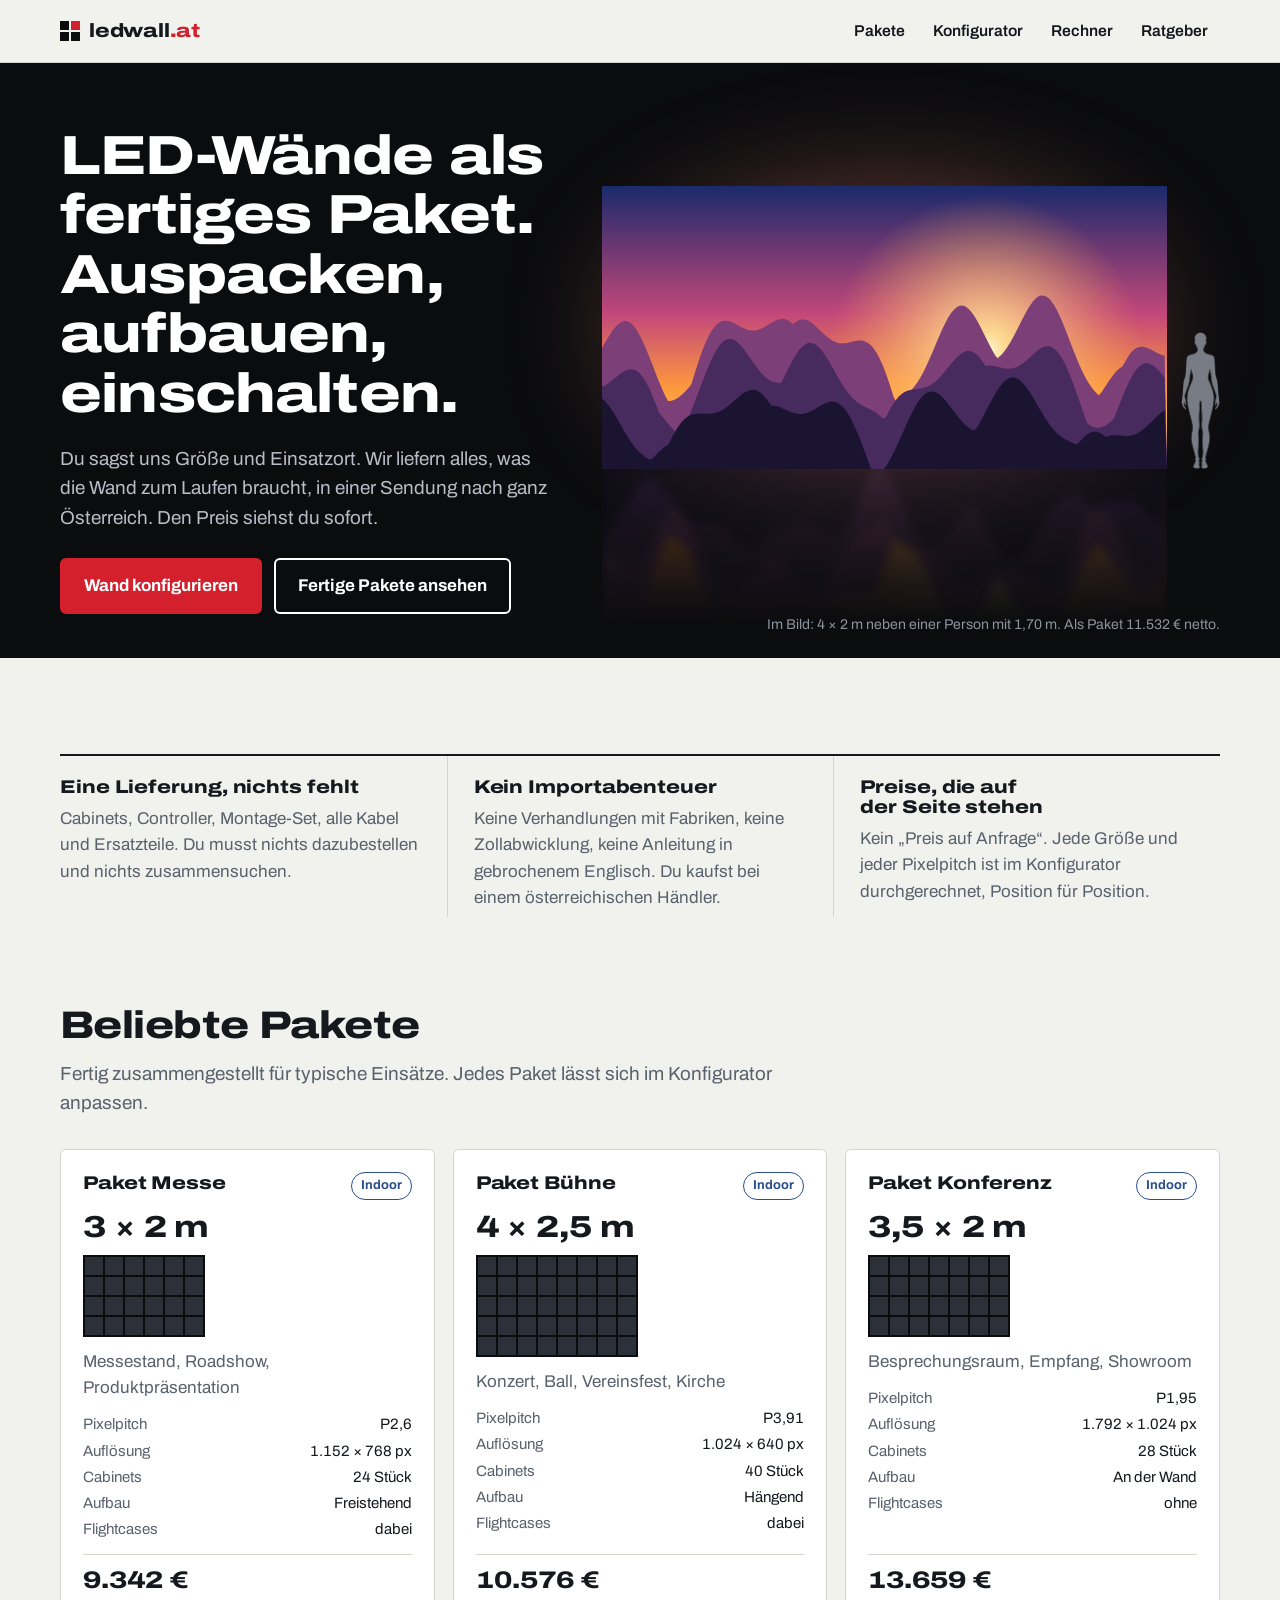
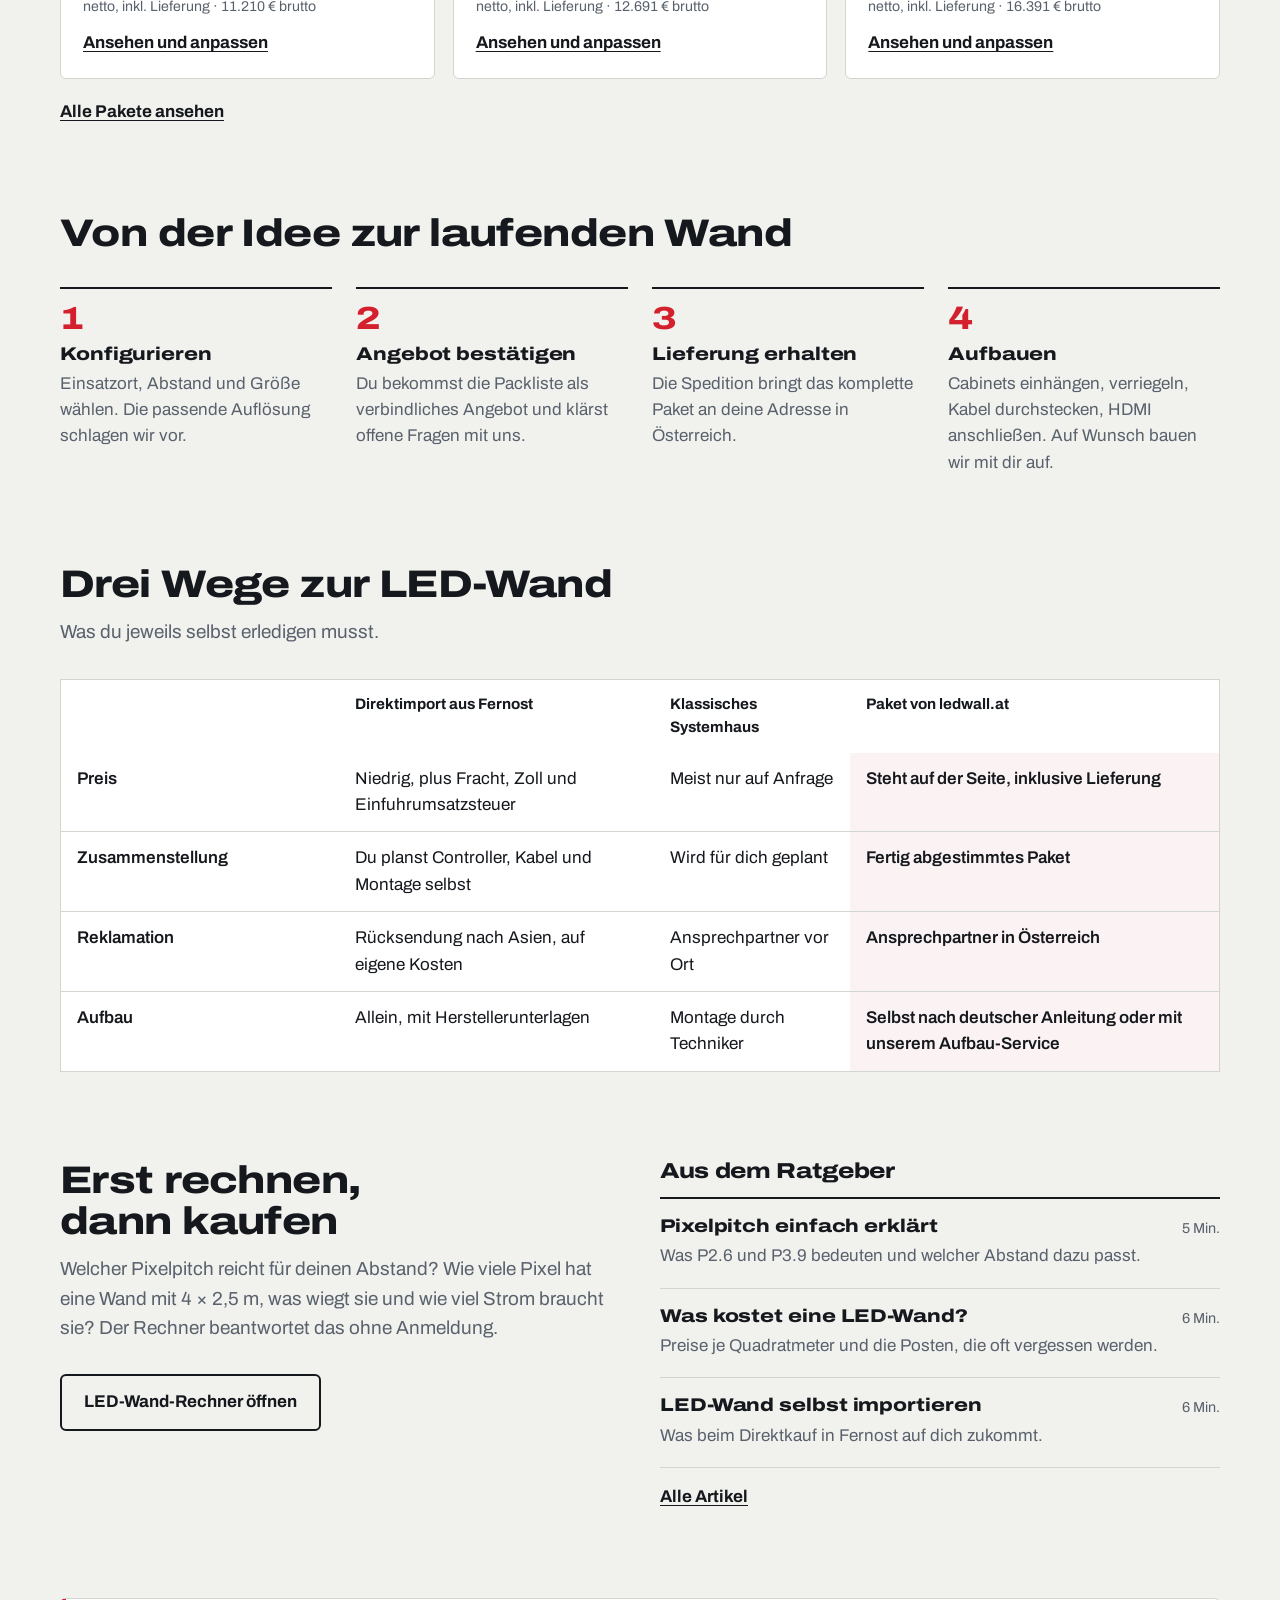
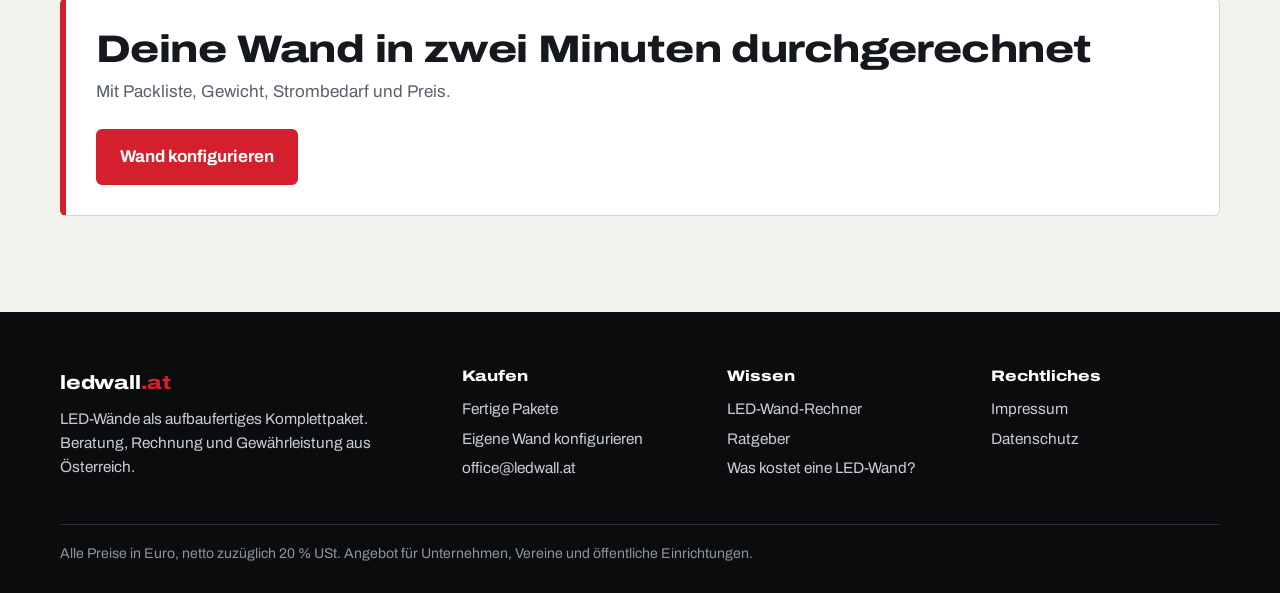
<file: index.html>
<!DOCTYPE html>
<html lang="de-AT">
<head>
<meta charset="UTF-8">
<meta name="viewport" content="width=device-width, initial-scale=1">
<title>LED-Wand kaufen in Österreich als Komplettpaket | ledwall.at</title>
<meta name="description" content="LED-Wände als aufbaufertiges Paket: Cabinets, Controller, Montage-Set und Kabel in einer Lieferung. Preis sofort im Konfigurator berechnen.">
<link rel="canonical" href="https://ledwall.at/">
<meta property="og:type" content="website">
<meta property="og:site_name" content="ledwall.at">
<meta property="og:locale" content="de_AT">
<meta property="og:title" content="LED-Wand kaufen in Österreich als Komplettpaket">
<meta property="og:description" content="LED-Wände als aufbaufertiges Paket: Cabinets, Controller, Montage-Set und Kabel in einer Lieferung. Preis sofort im Konfigurator berechnen.">
<meta property="og:url" content="https://ledwall.at/">
<meta property="og:image" content="https://ledwall.at/assets/og-image.png">
<meta property="og:image:width" content="1200">
<meta property="og:image:height" content="630">
<meta name="twitter:card" content="summary_large_image">
<link rel="icon" href="favicon.svg" type="image/svg+xml">
<meta name="theme-color" content="#0b0c0e">
<link rel="preload" href="assets/fonts/archivo-latin.woff2" as="font" type="font/woff2" crossorigin>
<script type="application/ld+json">{"@context": "https://schema.org", "@graph": [{"@type": "Organization", "@id": "https://ledwall.at/#organisation", "name": "ledwall.at", "url": "https://ledwall.at/", "email": "office@ledwall.at", "areaServed": "AT", "description": "LED-Wände als aufbaufertige Komplettpakete für Unternehmen, Vereine und öffentliche Einrichtungen in Österreich."}, {"@type": "WebSite", "@id": "https://ledwall.at/#website", "url": "https://ledwall.at/", "name": "ledwall.at", "inLanguage": "de-AT", "publisher": {"@id": "https://ledwall.at/#organisation"}}]}</script>
<link rel="stylesheet" href="css/site.css">
<style>
  .hero { background: var(--cab); color: #fff; overflow: hidden; }
  .hero-grid { display: grid; grid-template-columns: minmax(0, 1fr) minmax(0, 1.25fr); gap: 48px; align-items: center; padding: 64px 0 0; }
  .hero h1 { font-size: clamp(2rem, 4.3vw, 3.5rem); margin-bottom: 20px; }
  .hero .lead { color: #b9bec6; margin-bottom: 26px; }
  .hero .btn { border-color: #fff; color: #fff; }
  .hero .btn:hover { background: #fff; color: var(--ink); }
  .hero .btn-main { border-color: var(--rot); }
  .hero .btn-main:hover { background: var(--rot-dark); border-color: var(--rot-dark); color: #fff; }
  .hero-scene { display: flex; align-items: flex-end; gap: 14px; padding-bottom: 14%; position: relative; }
  .hero-wallbox { flex: 1; min-width: 0; position: relative; }
  .hero-wallbox canvas { width: 100%; position: relative; }
  #heroGlow { position: absolute; inset: 6%; border-radius: 50%; transition: box-shadow .6s linear; }
  #heroMirror { position: absolute; left: 0; top: 100%; transform: scaleY(-1); opacity: .32; filter: blur(5px);
    -webkit-mask-image: linear-gradient(to top, #000, transparent 55%); mask-image: linear-gradient(to top, #000, transparent 55%); }
  .hero-figure { height: auto; width: 6.3%; flex: none; opacity: .85; }
  .hero-note { color: #8d939c; font-size: .88rem; padding: 0 0 22px; text-align: right; }
  @media (max-width: 900px) { .hero-grid { grid-template-columns: 1fr; gap: 32px; padding-top: 40px; } }
</style>

</head>
<body>
<main id="inhalt">

  <div class="hero">
    <div class="wrap hero-grid">
      <div>
        <h1>LED-Wände als fertiges Paket. Auspacken, aufbauen, einschalten.</h1>
        <p class="lead">Du sagst uns Größe und Einsatzort. Wir liefern alles, was die Wand zum Laufen braucht, in einer Sendung nach ganz Österreich. Den Preis siehst du sofort.</p>
        <div class="btn-row">
          <a class="btn btn-main" href="konfigurator.html">Wand konfigurieren</a>
          <a class="btn" href="pakete.html">Fertige Pakete ansehen</a>
        </div>
      </div>
      <div>
        <div class="hero-scene">
          <div class="hero-wallbox">
            <div id="heroGlow"></div>
            <canvas id="heroWall" role="img" aria-label="Laufende LED-Wand mit wechselnden Inhalten: Alpenpanorama, Bühnenshow, Anzeigetafel und Präsentation"></canvas>
            <canvas id="heroMirror" aria-hidden="true"></canvas>
          </div>
          <img class="hero-figure" src="assets/human.png" alt="" width="318" height="1118">
        </div>
      </div>
    </div>
    <div class="wrap hero-note" id="heroPrice"></div>
  </div>

  <section class="wrap">
    <div class="inbox">
      <div>
        <h3>Eine Lieferung, nichts fehlt</h3>
        <p>Cabinets, Controller, Montage-Set, alle Kabel und Ersatzteile. Du musst nichts dazubestellen und nichts zusammensuchen.</p>
      </div>
      <div>
        <h3>Kein Importabenteuer</h3>
        <p>Keine Verhandlungen mit Fabriken, keine Zollabwicklung, keine Anleitung in gebrochenem Englisch. Du kaufst bei einem österreichischen Händler.</p>
      </div>
      <div>
        <h3>Preise, die auf der Seite stehen</h3>
        <p>Kein „Preis auf Anfrage“. Jede Größe und jeder Pixelpitch ist im Konfigurator durchgerechnet, Position für Position.</p>
      </div>
    </div>
  </section>

  <section class="wrap">
    <div class="sec-head">
      <h2>Beliebte Pakete</h2>
      <p class="lead">Fertig zusammengestellt für typische Einsätze. Jedes Paket lässt sich im Konfigurator anpassen.</p>
    </div>
    <div class="pk-grid" data-pakete="3"></div>
    <p style="margin-top:20px"><a href="pakete.html"><b>Alle Pakete ansehen</b></a></p>
  </section>

  <section class="wrap">
    <div class="sec-head"><h2>Von der Idee zur laufenden Wand</h2></div>
    <ol class="steps">
      <li><h3>Konfigurieren</h3><p>Einsatzort, Abstand und Größe wählen. Die passende Auflösung schlagen wir vor.</p></li>
      <li><h3>Angebot bestätigen</h3><p>Du bekommst die Packliste als verbindliches Angebot und klärst offene Fragen mit uns.</p></li>
      <li><h3>Lieferung erhalten</h3><p>Die Spedition bringt das komplette Paket an deine Adresse in Österreich.</p></li>
      <li><h3>Aufbauen</h3><p>Cabinets einhängen, verriegeln, Kabel durchstecken, HDMI anschließen. Auf Wunsch bauen wir mit dir auf.</p></li>
    </ol>
  </section>

  <section class="wrap">
    <div class="sec-head">
      <h2>Drei Wege zur LED-Wand</h2>
      <p class="lead">Was du jeweils selbst erledigen musst.</p>
    </div>
    <div class="table-scroll">
    <table class="compare">
      <thead><tr><th></th><th>Direktimport aus Fernost</th><th>Klassisches Systemhaus</th><th>Paket von ledwall.at</th></tr></thead>
      <tbody>
        <tr><th>Preis</th><td>Niedrig, plus Fracht, Zoll und Einfuhrumsatzsteuer</td><td>Meist nur auf Anfrage</td><td>Steht auf der Seite, inklusive Lieferung</td></tr>
        <tr><th>Zusammenstellung</th><td>Du planst Controller, Kabel und Montage selbst</td><td>Wird für dich geplant</td><td>Fertig abgestimmtes Paket</td></tr>
        <tr><th>Reklamation</th><td>Rücksendung nach Asien, auf eigene Kosten</td><td>Ansprechpartner vor Ort</td><td>Ansprechpartner in Österreich</td></tr>
        <tr><th>Aufbau</th><td>Allein, mit Herstellerunterlagen</td><td>Montage durch Techniker</td><td>Selbst nach deutscher Anleitung oder mit unserem Aufbau-Service</td></tr>
      </tbody>
    </table>
    </div>
  </section>

  <section class="wrap split">
    <div>
      <div class="sec-head">
        <h2>Erst rechnen, dann kaufen</h2>
        <p class="lead">Welcher Pixelpitch reicht für deinen Abstand? Wie viele Pixel hat eine Wand mit 4 × 2,5 m, was wiegt sie und wie viel Strom braucht sie? Der Rechner beantwortet das ohne Anmeldung.</p>
      </div>
      <a class="btn" href="rechner.html">LED-Wand-Rechner öffnen</a>
    </div>
    <div>
      <h2 style="font-size:1.35rem; margin-bottom:14px">Aus dem Ratgeber</h2>
      <div class="art-list">
        <a href="ratgeber/pixelpitch.html"><h3>Pixelpitch einfach erklärt</h3><span>5 Min.</span><p>Was P2.6 und P3.9 bedeuten und welcher Abstand dazu passt.</p></a>
        <a href="ratgeber/led-wand-kosten.html"><h3>Was kostet eine LED-Wand?</h3><span>6 Min.</span><p>Preise je Quadratmeter und die Posten, die oft vergessen werden.</p></a>
        <a href="ratgeber/import-aus-china.html"><h3>LED-Wand selbst importieren</h3><span>6 Min.</span><p>Was beim Direktkauf in Fernost auf dich zukommt.</p></a>
      </div>
      <p style="margin-top:16px"><a href="ratgeber/index.html"><b>Alle Artikel</b></a></p>
    </div>
  </section>

  <section class="wrap">
    <div class="cta-band">
      <div>
        <h2>Deine Wand in zwei Minuten durchgerechnet</h2>
        <p class="muted" style="margin-top:8px">Mit Packliste, Gewicht, Strombedarf und Preis.</p>
      </div>
      <a class="btn btn-main" href="konfigurator.html">Wand konfigurieren</a>
    </div>
  </section>

</main>
<script src="js/data.js"></script>
<script src="js/calc.js"></script>
<script src="js/site.js"></script>
<script src="js/ledwall.js"></script>
<script src="js/pakete.js"></script>
<script>
  mountLedWall(document.getElementById('heroWall'), {
    cols: 8, rows: 4,
    mirror: document.getElementById('heroMirror'),
    glow: document.getElementById('heroGlow'),
  });
  const heroPk = buildPackage({ env: 'indoor', pitch: 2.6, w: 4, h: 2, mount: 'hang', cases: true });
  document.getElementById('heroPrice').textContent = `Im Bild: 4 × 2 m neben einer Person mit 1,70 m. Als Paket ${fmtEur(heroPk.net)} netto.`;
</script>
</body>
</html>
</file>
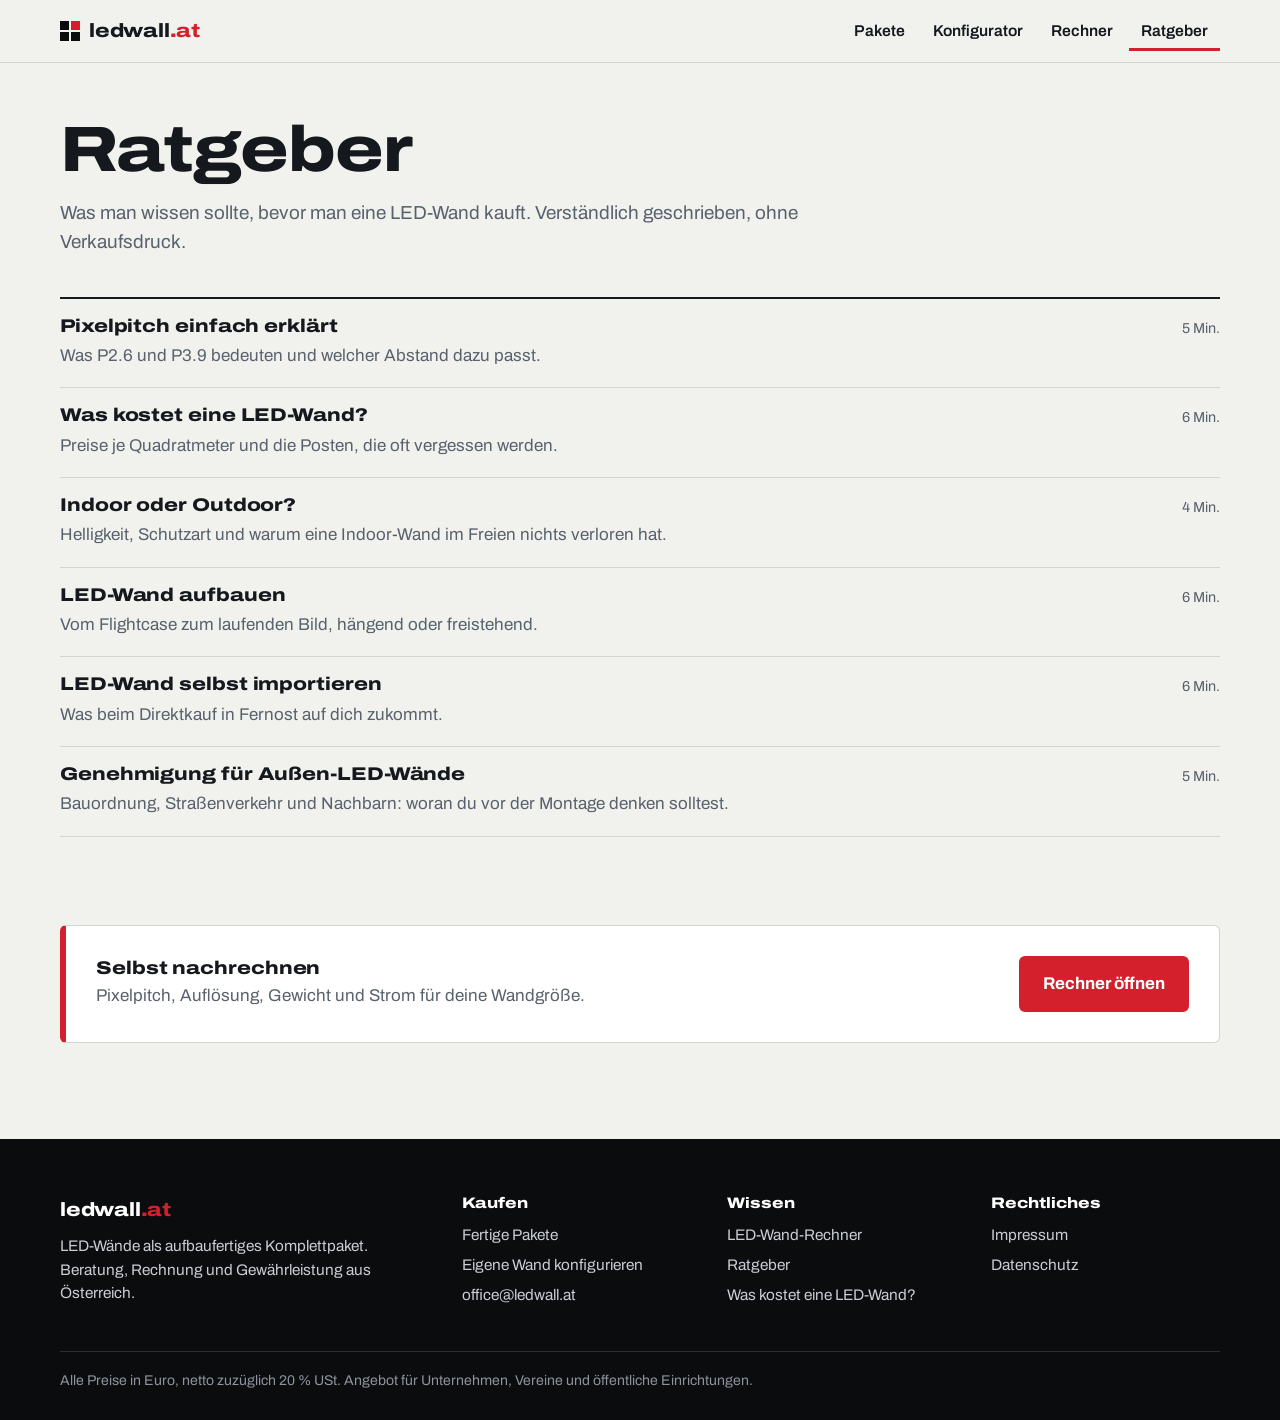
<file: ratgeber/index.html>
<!DOCTYPE html>
<html lang="de-AT">
<head>
<meta charset="UTF-8">
<meta name="viewport" content="width=device-width, initial-scale=1">
<title>Ratgeber: Alles über LED-Wände | ledwall.at</title>
<meta name="description" content="Verständliche Artikel rund um LED-Wände: Pixelpitch, Kosten, Indoor und Outdoor, Aufbau, Import und Genehmigungen in Österreich.">
<link rel="canonical" href="https://ledwall.at/ratgeber/">
<meta property="og:type" content="website">
<meta property="og:site_name" content="ledwall.at">
<meta property="og:locale" content="de_AT">
<meta property="og:title" content="Ratgeber: Alles über LED-Wände">
<meta property="og:description" content="Verständliche Artikel rund um LED-Wände: Pixelpitch, Kosten, Indoor und Outdoor, Aufbau, Import und Genehmigungen in Österreich.">
<meta property="og:url" content="https://ledwall.at/ratgeber/">
<meta property="og:image" content="https://ledwall.at/assets/og-image.png">
<meta property="og:image:width" content="1200">
<meta property="og:image:height" content="630">
<meta name="twitter:card" content="summary_large_image">
<link rel="icon" href="../favicon.svg" type="image/svg+xml">
<meta name="theme-color" content="#0b0c0e">
<link rel="preload" href="../assets/fonts/archivo-latin.woff2" as="font" type="font/woff2" crossorigin>
<link rel="stylesheet" href="../css/site.css">
</head>
<body>
<main id="inhalt">
  <div class="wrap page-head">
    <h1>Ratgeber</h1>
    <p class="lead">Was man wissen sollte, bevor man eine LED-Wand kauft. Verständlich geschrieben, ohne Verkaufsdruck.</p>
  </div>
  <section class="wrap" style="padding-top:32px">
    <div class="art-list">
      <a href="pixelpitch.html"><h3>Pixelpitch einfach erklärt</h3><span>5 Min.</span><p>Was P2.6 und P3.9 bedeuten und welcher Abstand dazu passt.</p></a>
      <a href="led-wand-kosten.html"><h3>Was kostet eine LED-Wand?</h3><span>6 Min.</span><p>Preise je Quadratmeter und die Posten, die oft vergessen werden.</p></a>
      <a href="indoor-outdoor.html"><h3>Indoor oder Outdoor?</h3><span>4 Min.</span><p>Helligkeit, Schutzart und warum eine Indoor-Wand im Freien nichts verloren hat.</p></a>
      <a href="aufbau.html"><h3>LED-Wand aufbauen</h3><span>6 Min.</span><p>Vom Flightcase zum laufenden Bild, hängend oder freistehend.</p></a>
      <a href="import-aus-china.html"><h3>LED-Wand selbst importieren</h3><span>6 Min.</span><p>Was beim Direktkauf in Fernost auf dich zukommt.</p></a>
      <a href="genehmigung-oesterreich.html"><h3>Genehmigung für Außen-LED-Wände</h3><span>5 Min.</span><p>Bauordnung, Straßenverkehr und Nachbarn: woran du vor der Montage denken solltest.</p></a>
    </div>
  </section>
  <section class="wrap">
  <div class="cta-band">
    <div><h3>Selbst nachrechnen</h3><p class="muted" style="margin-top:4px">Pixelpitch, Auflösung, Gewicht und Strom für deine Wandgröße.</p></div>
    <a class="btn btn-main" href="../rechner.html">Rechner öffnen</a>
  </div>
  </section>
</main>
<script src="../js/data.js"></script>
<script src="../js/calc.js"></script>
<script src="../js/site.js" data-base="../"></script>
<script src="../js/ratgeber.js"></script>
</body>
</html>
</file>
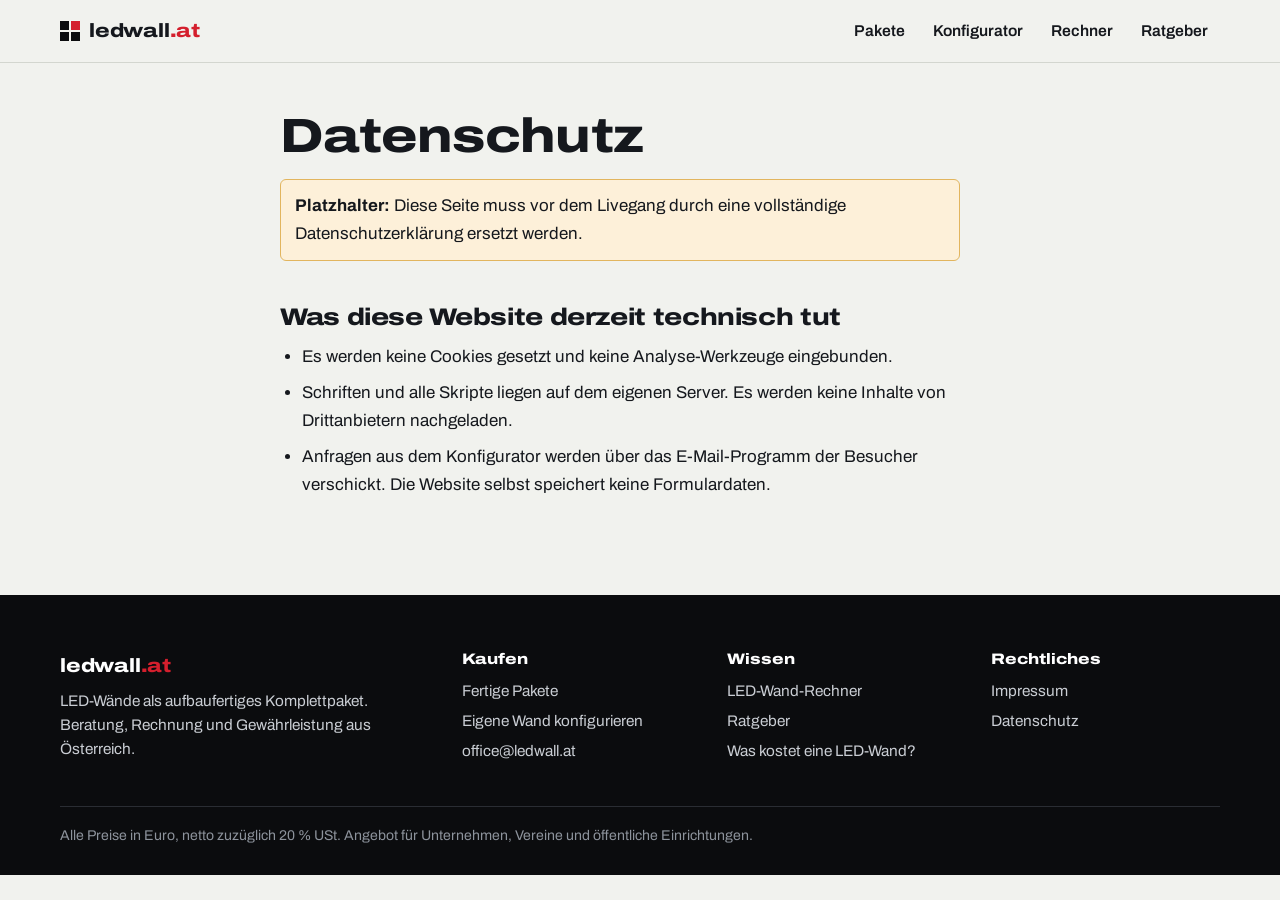
<file: datenschutz.html>
<!DOCTYPE html>
<html lang="de-AT">
<head>
<meta charset="UTF-8">
<meta name="viewport" content="width=device-width, initial-scale=1">
<title>Datenschutz | ledwall.at</title>
<meta name="robots" content="noindex">
<link rel="icon" href="favicon.svg" type="image/svg+xml">
<meta name="theme-color" content="#0b0c0e">
<link rel="stylesheet" href="css/site.css">
</head>
<body>
<main id="inhalt">
<article class="article">
  <h1>Datenschutz</h1>
  <p class="warn"><b>Platzhalter:</b> Diese Seite muss vor dem Livegang durch eine vollständige Datenschutzerklärung ersetzt werden.</p>
  <h2>Was diese Website derzeit technisch tut</h2>
  <ul>
    <li>Es werden keine Cookies gesetzt und keine Analyse-Werkzeuge eingebunden.</li>
    <li>Schriften und alle Skripte liegen auf dem eigenen Server. Es werden keine Inhalte von Drittanbietern nachgeladen.</li>
    <li>Anfragen aus dem Konfigurator werden über das E-Mail-Programm der Besucher verschickt. Die Website selbst speichert keine Formulardaten.</li>
  </ul>
</article>
</main>
<script src="js/data.js"></script>
<script src="js/calc.js"></script>
<script src="js/site.js"></script>
</body>
</html>
</file>
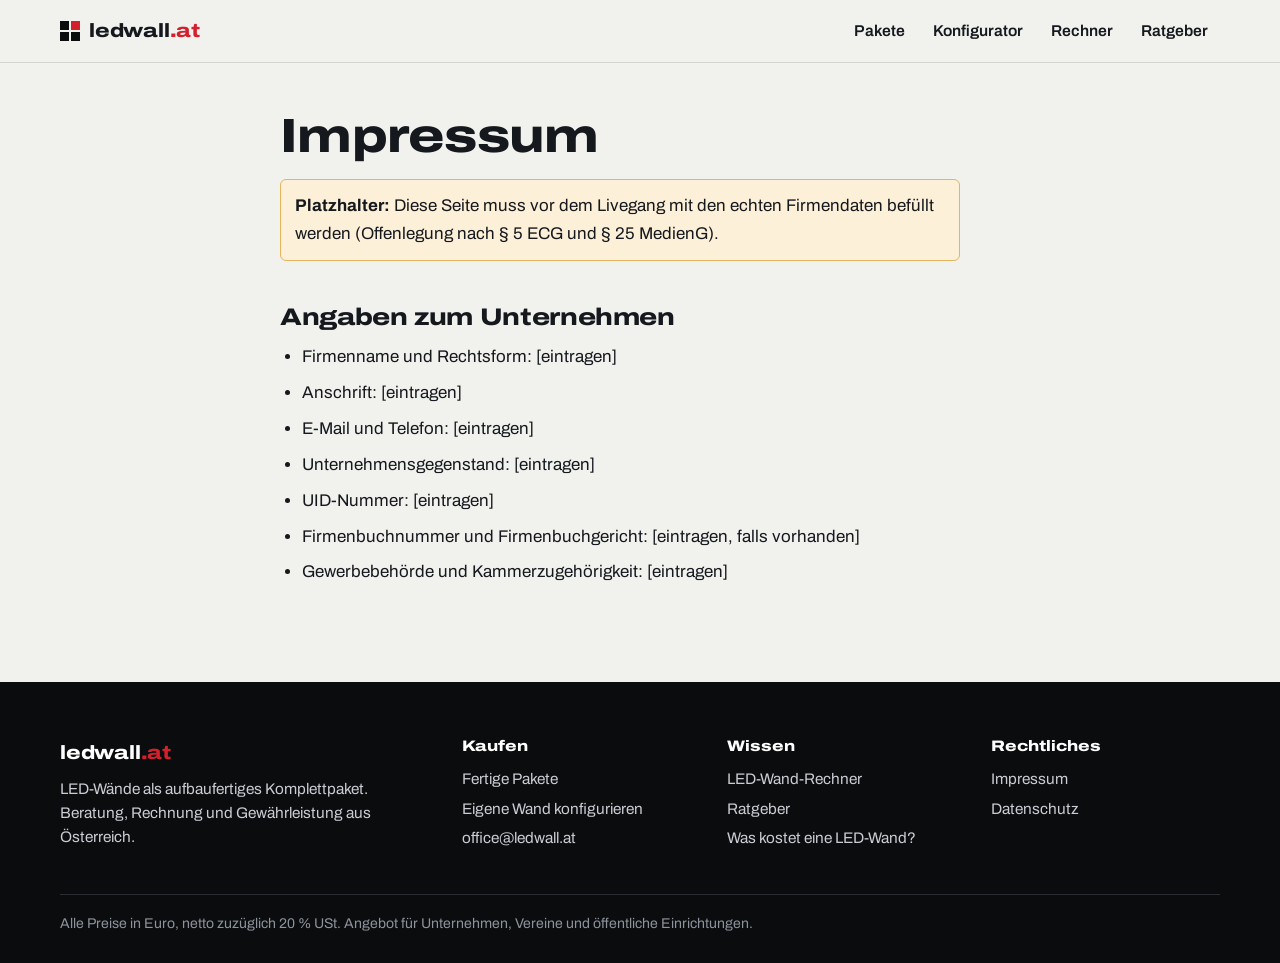
<file: impressum.html>
<!DOCTYPE html>
<html lang="de-AT">
<head>
<meta charset="UTF-8">
<meta name="viewport" content="width=device-width, initial-scale=1">
<title>Impressum | ledwall.at</title>
<meta name="robots" content="noindex">
<link rel="icon" href="favicon.svg" type="image/svg+xml">
<meta name="theme-color" content="#0b0c0e">
<link rel="stylesheet" href="css/site.css">
</head>
<body>
<main id="inhalt">
<article class="article">
  <h1>Impressum</h1>
  <p class="warn"><b>Platzhalter:</b> Diese Seite muss vor dem Livegang mit den echten Firmendaten befüllt werden (Offenlegung nach § 5 ECG und § 25 MedienG).</p>
  <h2>Angaben zum Unternehmen</h2>
  <ul>
    <li>Firmenname und Rechtsform: [eintragen]</li>
    <li>Anschrift: [eintragen]</li>
    <li>E-Mail und Telefon: [eintragen]</li>
    <li>Unternehmensgegenstand: [eintragen]</li>
    <li>UID-Nummer: [eintragen]</li>
    <li>Firmenbuchnummer und Firmenbuchgericht: [eintragen, falls vorhanden]</li>
    <li>Gewerbebehörde und Kammerzugehörigkeit: [eintragen]</li>
  </ul>
</article>
</main>
<script src="js/data.js"></script>
<script src="js/calc.js"></script>
<script src="js/site.js"></script>
</body>
</html>
</file>
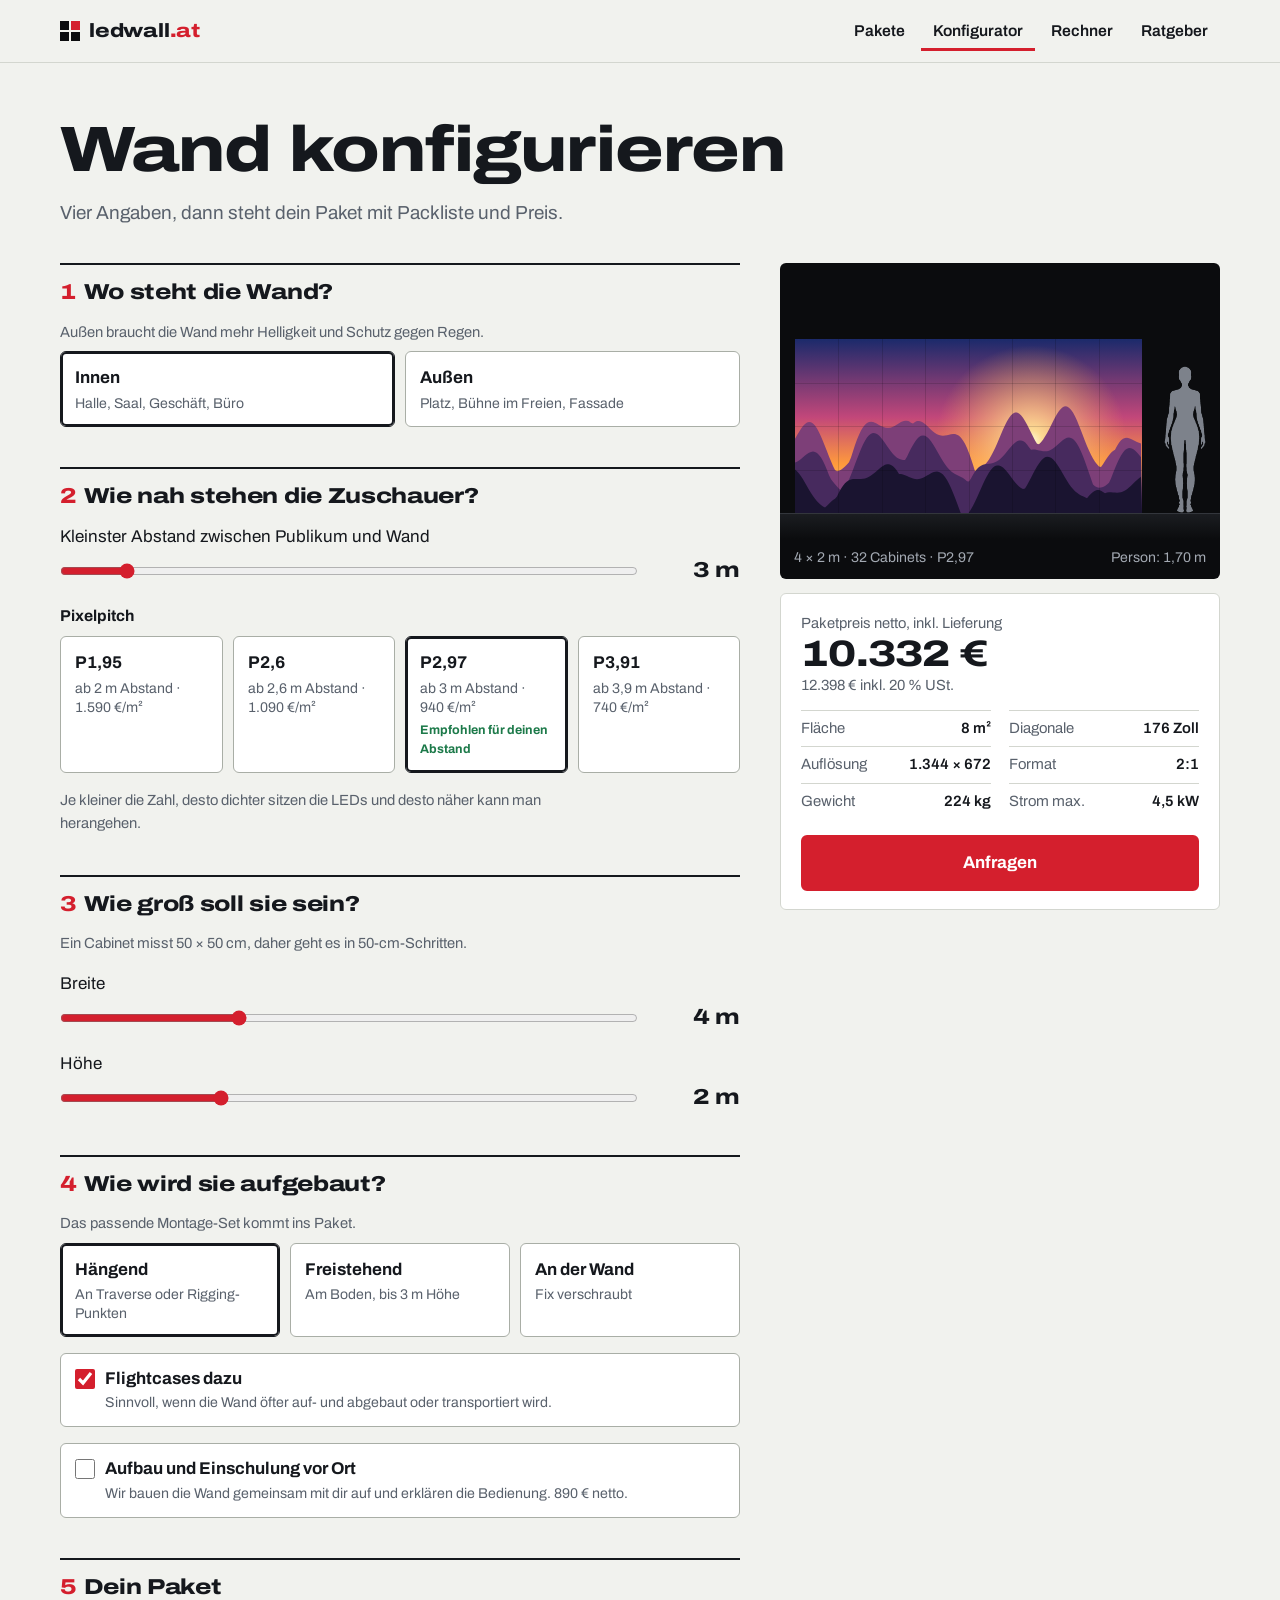
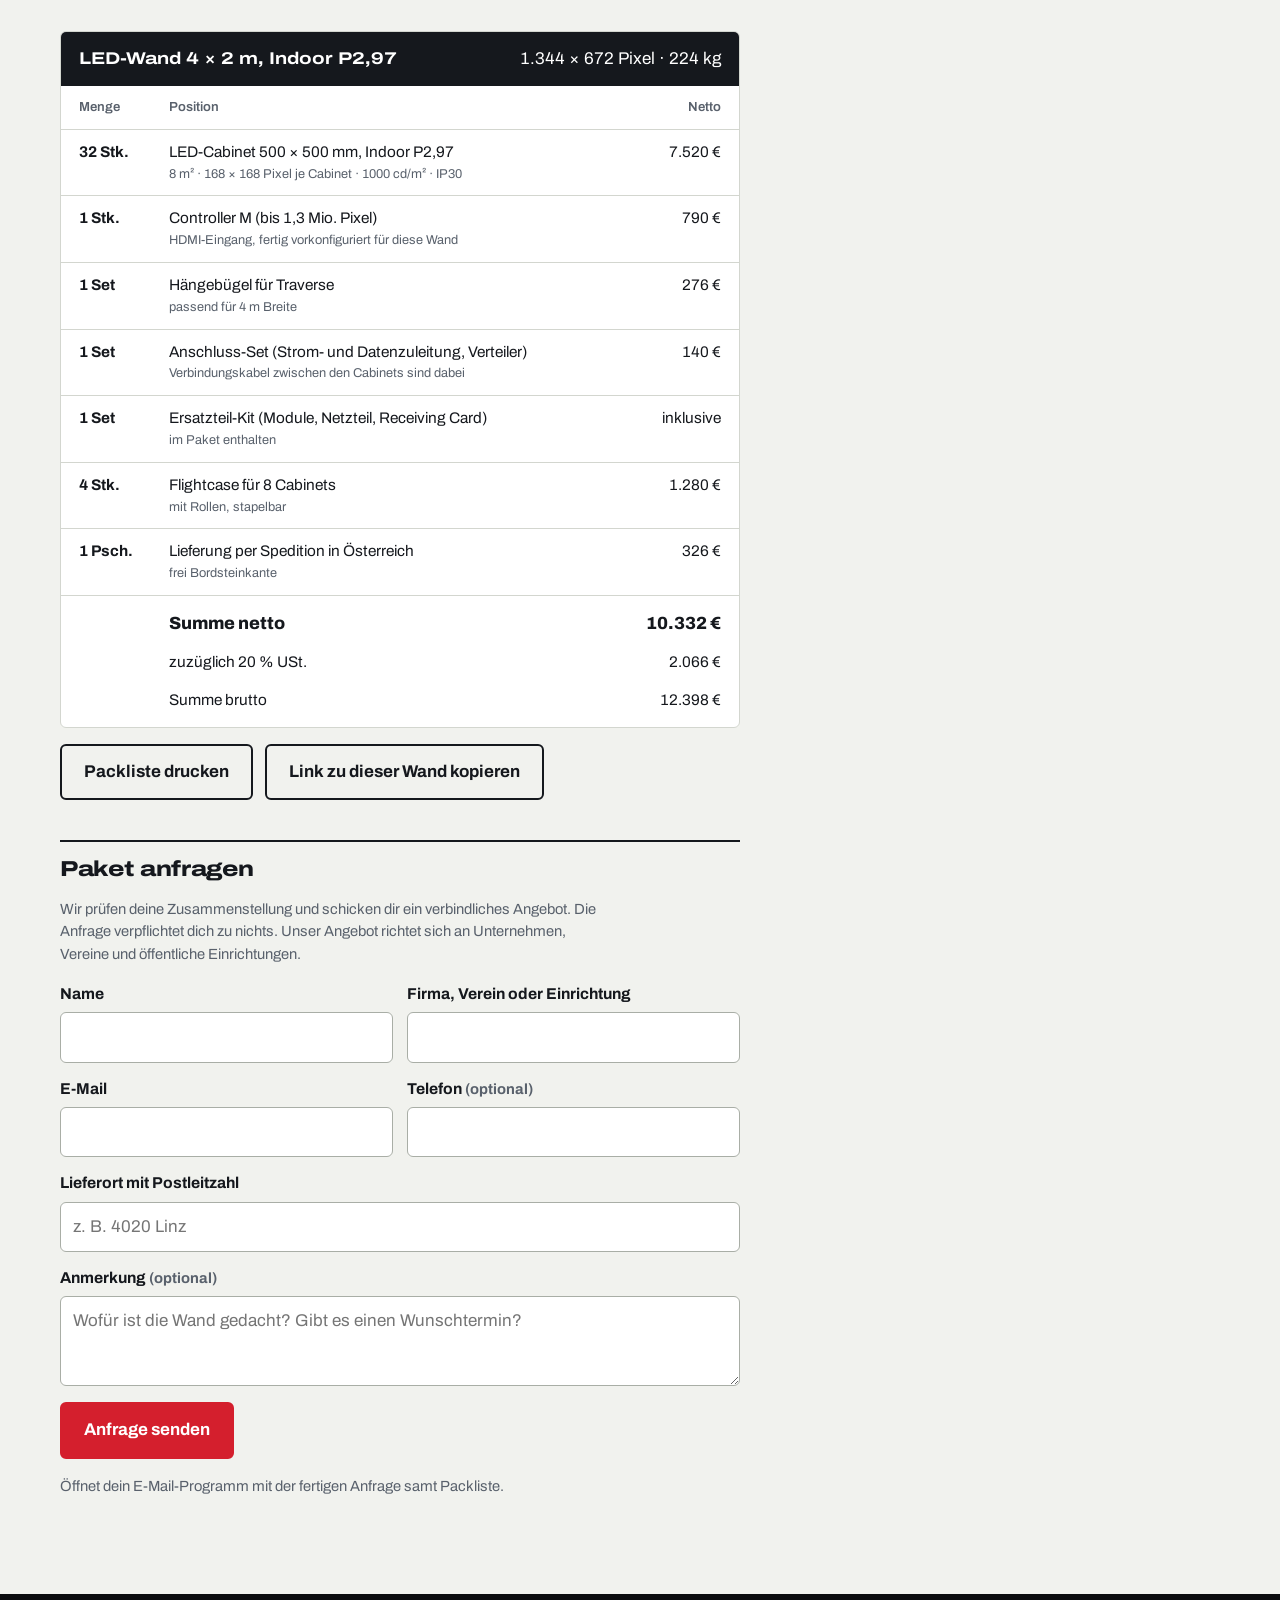
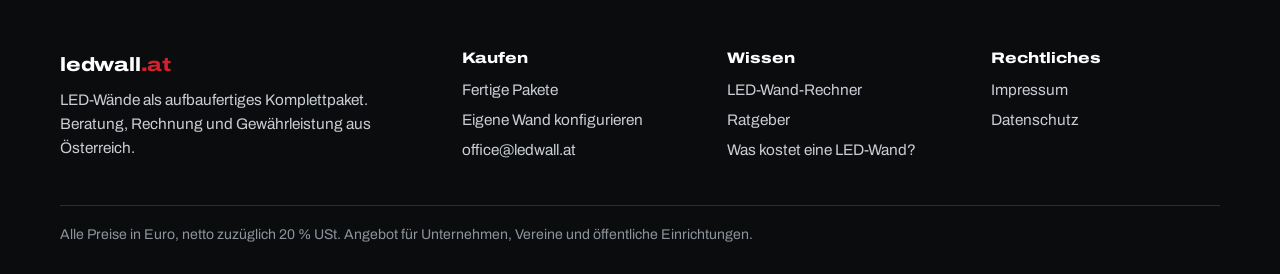
<file: konfigurator.html>
<!DOCTYPE html>
<html lang="de-AT">
<head>
<meta charset="UTF-8">
<meta name="viewport" content="width=device-width, initial-scale=1">
<title>LED-Wand-Konfigurator mit Sofortpreis | ledwall.at</title>
<meta name="description" content="LED-Wand in zwei Minuten konfigurieren: Größe, Pixelpitch und Aufbau wählen, Packliste und Preis sofort sehen.">
<link rel="canonical" href="https://ledwall.at/konfigurator.html">
<meta property="og:type" content="website">
<meta property="og:site_name" content="ledwall.at">
<meta property="og:locale" content="de_AT">
<meta property="og:title" content="LED-Wand-Konfigurator mit Sofortpreis">
<meta property="og:description" content="LED-Wand in zwei Minuten konfigurieren: Größe, Pixelpitch und Aufbau wählen, Packliste und Preis sofort sehen.">
<meta property="og:url" content="https://ledwall.at/konfigurator.html">
<meta property="og:image" content="https://ledwall.at/assets/og-image.png">
<meta property="og:image:width" content="1200">
<meta property="og:image:height" content="630">
<meta name="twitter:card" content="summary_large_image">
<link rel="icon" href="favicon.svg" type="image/svg+xml">
<meta name="theme-color" content="#0b0c0e">
<link rel="preload" href="assets/fonts/archivo-latin.woff2" as="font" type="font/woff2" crossorigin>
<link rel="stylesheet" href="css/site.css">
</head>
<body>
<main id="inhalt">
  <div class="wrap page-head">
    <h1>Wand konfigurieren</h1>
    <p class="lead">Vier Angaben, dann steht dein Paket mit Packliste und Preis.</p>
  </div>

  <div class="wrap kf">
    <form class="kf-form" id="kfForm" novalidate>

      <div class="kf-block">
        <h2><span>1</span>Wo steht die Wand?</h2>
        <fieldset class="choice">
          <legend class="hint">Außen braucht die Wand mehr Helligkeit und Schutz gegen Regen.</legend>
          <label><input type="radio" name="env" value="indoor" checked><span><b>Innen</b><small>Halle, Saal, Geschäft, Büro</small></span></label>
          <label><input type="radio" name="env" value="outdoor"><span><b>Außen</b><small>Platz, Bühne im Freien, Fassade</small></span></label>
        </fieldset>
      </div>

      <div class="kf-block">
        <h2><span>2</span>Wie nah stehen die Zuschauer?</h2>
        <div class="range-row">
          <label for="dist">Kleinster Abstand zwischen Publikum und Wand</label>
          <input type="range" id="dist" min="1" max="20" step="0.5" value="3">
          <output id="distOut" for="dist"></output>
        </div>
        <fieldset class="choice" id="pitchChoice">
          <legend class="legend">Pixelpitch</legend>
        </fieldset>
        <p class="hint" id="pitchHint"></p>
      </div>

      <div class="kf-block">
        <h2><span>3</span>Wie groß soll sie sein?</h2>
        <p class="hint">Ein Cabinet misst 50 × 50 cm, daher geht es in 50-cm-Schritten.</p>
        <div class="range-row">
          <label for="w">Breite</label>
          <input type="range" id="w" min="0.5" max="12" step="0.5" value="4">
          <output id="wOut" for="w"></output>
        </div>
        <div class="range-row">
          <label for="h">Höhe</label>
          <input type="range" id="h" min="0.5" max="6" step="0.5" value="2">
          <output id="hOut" for="h"></output>
        </div>
      </div>

      <div class="kf-block">
        <h2><span>4</span>Wie wird sie aufgebaut?</h2>
        <fieldset class="choice" id="mountChoice">
          <legend class="hint">Das passende Montage-Set kommt ins Paket.</legend>
        </fieldset>
        <label class="check"><input type="checkbox" id="cases" checked><span><b>Flightcases dazu</b><small>Sinnvoll, wenn die Wand öfter auf- und abgebaut oder transportiert wird.</small></span></label>
        <label class="check"><input type="checkbox" id="service"><span><b>Aufbau und Einschulung vor Ort</b><small id="serviceHint"></small></span></label>
      </div>

      <div class="kf-block" id="packliste">
        <h2><span>5</span>Dein Paket</h2>
        <div id="warnings"></div>
        <div class="slip">
          <div class="slip-head"><b id="slipTitle"></b><span id="slipMeta"></span></div>
          <table>
            <thead><tr><th>Menge</th><th>Position</th><th>Netto</th></tr></thead>
            <tbody id="slipBody"></tbody>
            <tfoot id="slipFoot"></tfoot>
          </table>
        </div>
        <div class="btn-row no-print">
          <button type="button" class="btn" id="printBtn">Packliste drucken</button>
          <button type="button" class="btn" id="linkBtn">Link zu dieser Wand kopieren</button>
        </div>
      </div>

      <div class="kf-block no-print" id="anfrage">
        <h2>Paket anfragen</h2>
        <p class="hint">Wir prüfen deine Zusammenstellung und schicken dir ein verbindliches Angebot. Die Anfrage verpflichtet dich zu nichts. Unser Angebot richtet sich an Unternehmen, Vereine und öffentliche Einrichtungen.</p>
        <div class="form-grid">
          <div class="field"><label for="fName">Name</label><input type="text" id="fName" autocomplete="name" required></div>
          <div class="field"><label for="fCompany">Firma, Verein oder Einrichtung</label><input type="text" id="fCompany" autocomplete="organization" required></div>
          <div class="field"><label for="fEmail">E-Mail</label><input type="email" id="fEmail" autocomplete="email" required></div>
          <div class="field"><label for="fPhone">Telefon <span class="hint">(optional)</span></label><input type="tel" id="fPhone" autocomplete="tel"></div>
          <div class="field full"><label for="fPlace">Lieferort mit Postleitzahl</label><input type="text" id="fPlace" autocomplete="postal-code" placeholder="z. B. 4020 Linz"></div>
          <div class="field full"><label for="fMsg">Anmerkung <span class="hint">(optional)</span></label><textarea id="fMsg" placeholder="Wofür ist die Wand gedacht? Gibt es einen Wunschtermin?"></textarea></div>
        </div>
        <input type="checkbox" id="fBot" tabindex="-1" autocomplete="off" aria-hidden="true" hidden>
        <p class="warn" id="formError" role="alert" hidden></p>
        <div class="btn-row">
          <button type="submit" class="btn btn-main" id="sendBtn">Anfrage senden</button>
        </div>
        <p class="hint" id="formNote" role="status"></p>
      </div>
    </form>

    <aside class="kf-side" aria-label="Vorschau und Preis">
      <div class="preview">
        <div class="stage-inner" id="pvStage">
          <div class="stage-wall" id="pvWall"><canvas id="pvCanvas" role="img" aria-label="Maßstabsgetreue Vorschau der konfigurierten LED-Wand"></canvas></div>
          <img class="stage-figure" id="pvHuman" src="assets/human.png" alt="">
        </div>
        <div class="stage-floor"></div>
        <div class="stage-caption"><span id="pvSize"></span><span>Person: 1,70 m</span></div>
      </div>
      <div class="sum">
        <div class="hint">Paketpreis netto, inkl. Lieferung</div>
        <div class="sum-price" id="sumPrice"></div>
        <div class="hint" id="sumGross"></div>
        <dl class="facts" id="sumFacts"></dl>
        <a class="btn btn-main" href="#anfrage" style="width:100%; margin-top:16px">Anfragen</a>
      </div>
    </aside>
  </div>

  <div class="mobile-bar no-print">
    <div><b id="barPrice"></b><small>netto, inkl. Lieferung</small></div>
    <a class="btn btn-main" href="#anfrage">Anfragen</a>
  </div>
</main>
<script src="js/data.js"></script>
<script src="js/calc.js"></script>
<script src="js/site.js"></script>
<script src="js/ledwall.js"></script>
<script src="js/konfigurator.js"></script>
</body>
</html>
</file>
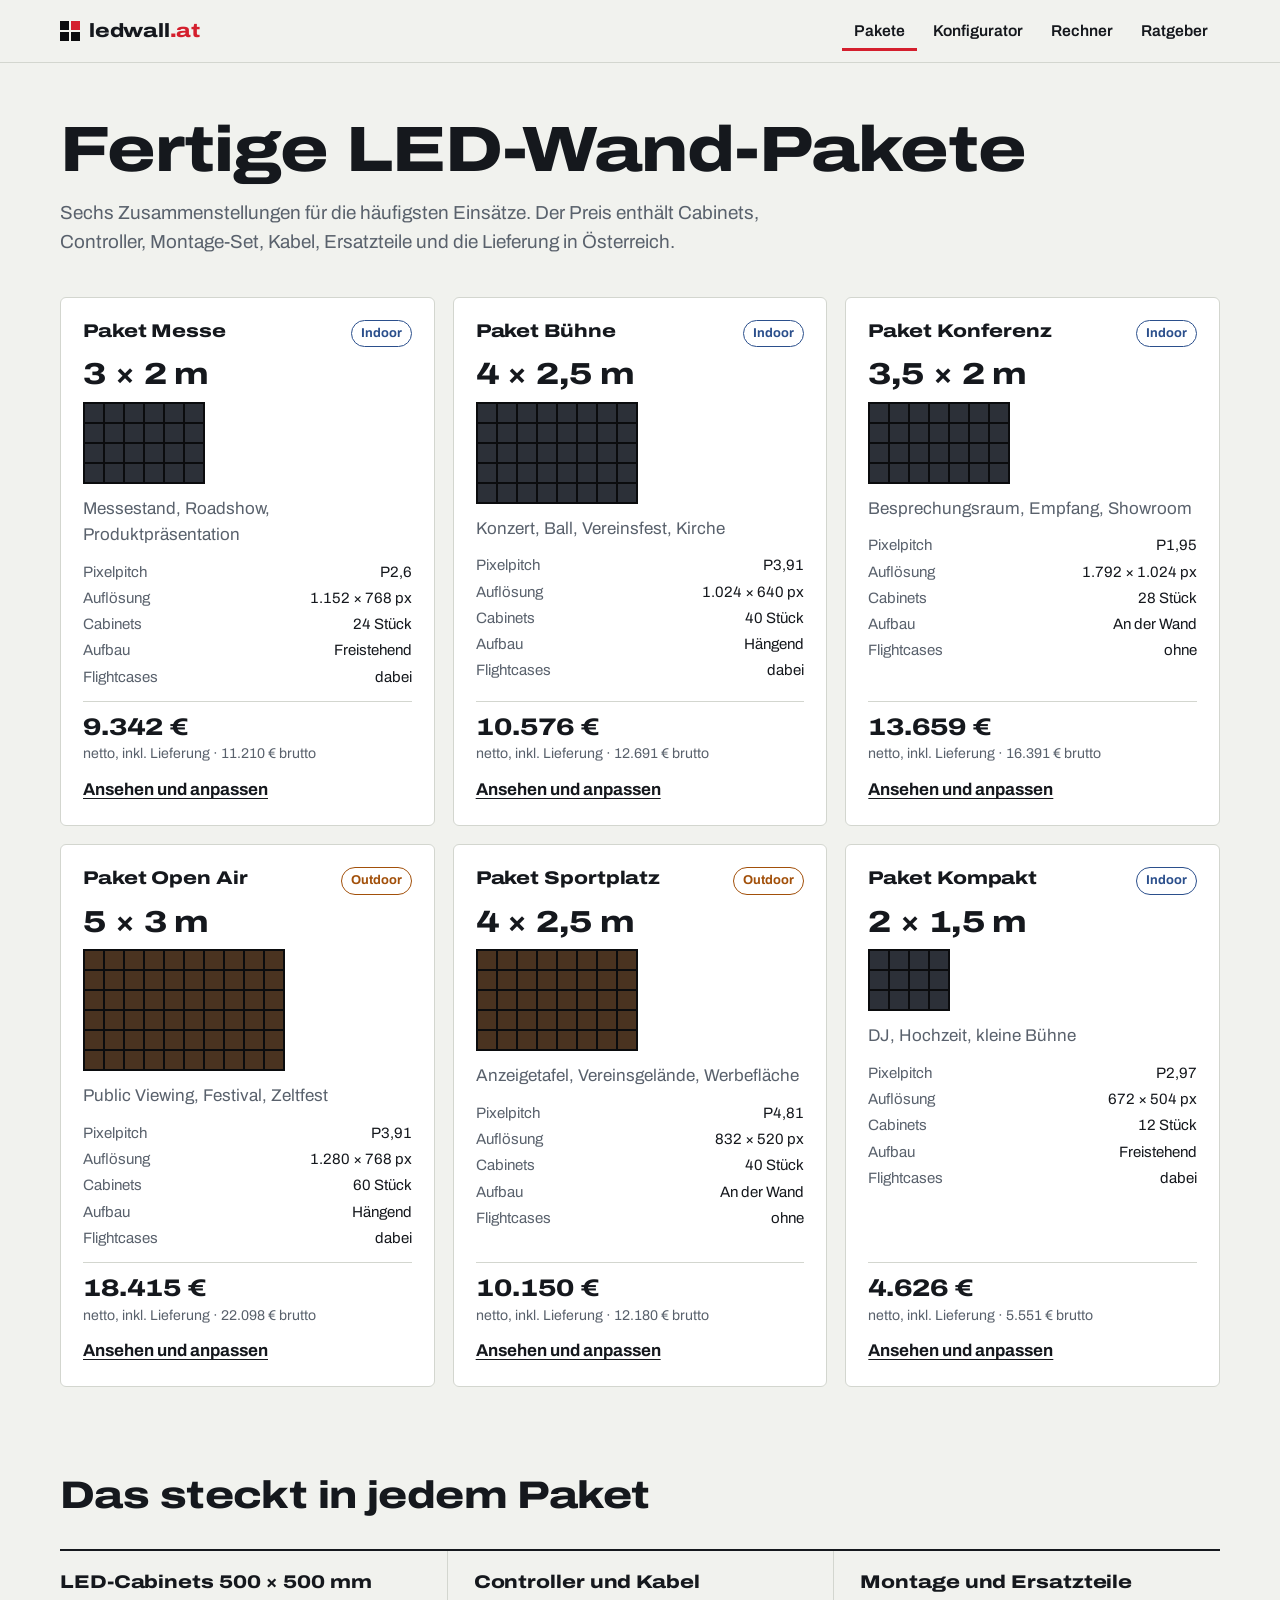
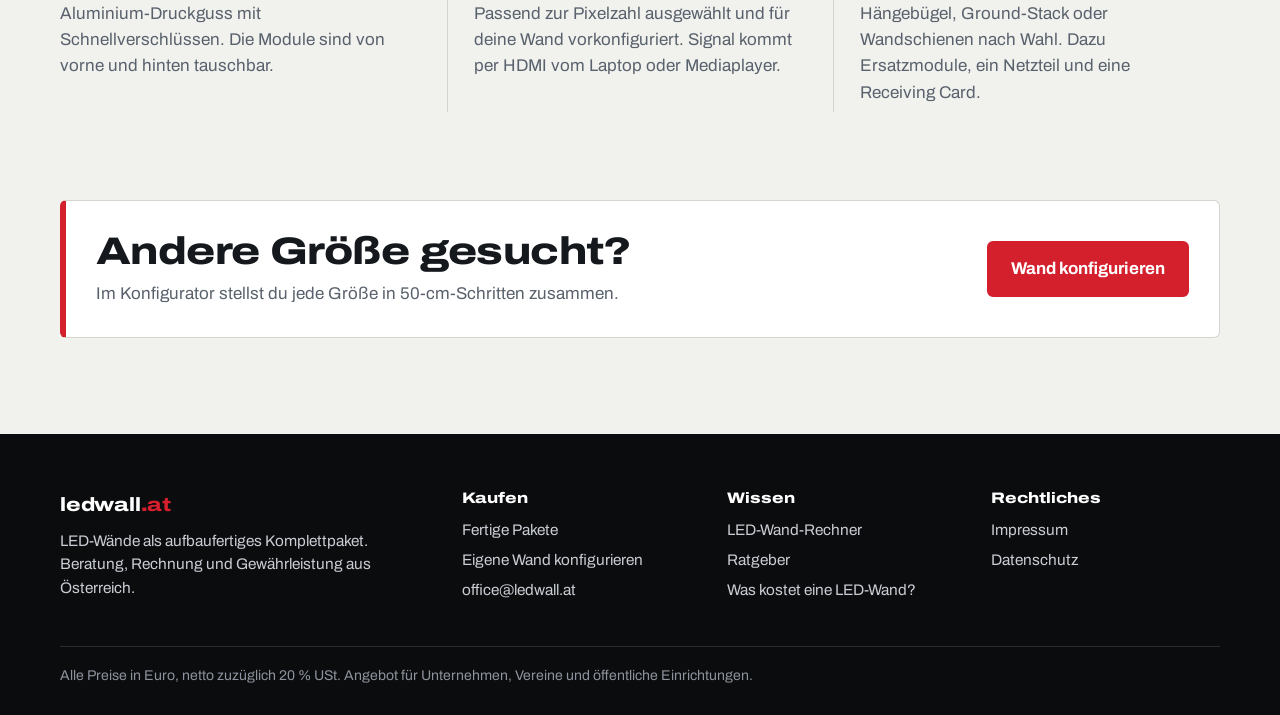
<file: pakete.html>
<!DOCTYPE html>
<html lang="de-AT">
<head>
<meta charset="UTF-8">
<meta name="viewport" content="width=device-width, initial-scale=1">
<title>LED-Wand-Pakete mit Preis – Indoor und Outdoor | ledwall.at</title>
<meta name="description" content="Fertige LED-Wand-Komplettpakete für Messe, Bühne, Konferenzraum und Open Air. Mit Preis, Packliste und Lieferung in Österreich.">
<link rel="canonical" href="https://ledwall.at/pakete.html">
<meta property="og:type" content="website">
<meta property="og:site_name" content="ledwall.at">
<meta property="og:locale" content="de_AT">
<meta property="og:title" content="LED-Wand-Pakete mit Preis – Indoor und Outdoor">
<meta property="og:description" content="Fertige LED-Wand-Komplettpakete für Messe, Bühne, Konferenzraum und Open Air. Mit Preis, Packliste und Lieferung in Österreich.">
<meta property="og:url" content="https://ledwall.at/pakete.html">
<meta property="og:image" content="https://ledwall.at/assets/og-image.png">
<meta property="og:image:width" content="1200">
<meta property="og:image:height" content="630">
<meta name="twitter:card" content="summary_large_image">
<link rel="icon" href="favicon.svg" type="image/svg+xml">
<meta name="theme-color" content="#0b0c0e">
<link rel="preload" href="assets/fonts/archivo-latin.woff2" as="font" type="font/woff2" crossorigin>
<link rel="stylesheet" href="css/site.css">
</head>
<body>
<main id="inhalt">
  <div class="wrap page-head">
    <h1>Fertige LED-Wand-Pakete</h1>
    <p class="lead">Sechs Zusammenstellungen für die häufigsten Einsätze. Der Preis enthält Cabinets, Controller, Montage-Set, Kabel, Ersatzteile und die Lieferung in Österreich.</p>
  </div>

  <section class="wrap" style="padding-top:32px">
    <div class="pk-grid" data-pakete></div>
  </section>

  <section class="wrap">
    <div class="sec-head">
      <h2>Das steckt in jedem Paket</h2>
    </div>
    <div class="inbox">
      <div><h3>LED-Cabinets 500 × 500 mm</h3><p>Aluminium-Druckguss mit Schnellverschlüssen. Die Module sind von vorne und hinten tauschbar.</p></div>
      <div><h3>Controller und Kabel</h3><p>Passend zur Pixelzahl ausgewählt und für deine Wand vorkonfiguriert. Signal kommt per HDMI vom Laptop oder Mediaplayer.</p></div>
      <div><h3>Montage und Ersatzteile</h3><p>Hängebügel, Ground-Stack oder Wandschienen nach Wahl. Dazu Ersatzmodule, ein Netzteil und eine Receiving Card.</p></div>
    </div>
  </section>

  <section class="wrap">
    <div class="cta-band">
      <div>
        <h2>Andere Größe gesucht?</h2>
        <p class="muted" style="margin-top:8px">Im Konfigurator stellst du jede Größe in 50-cm-Schritten zusammen.</p>
      </div>
      <a class="btn btn-main" href="konfigurator.html">Wand konfigurieren</a>
    </div>
  </section>
</main>
<script src="js/data.js"></script>
<script src="js/calc.js"></script>
<script src="js/site.js"></script>
<script src="js/pakete.js"></script>
</body>
</html>
</file>
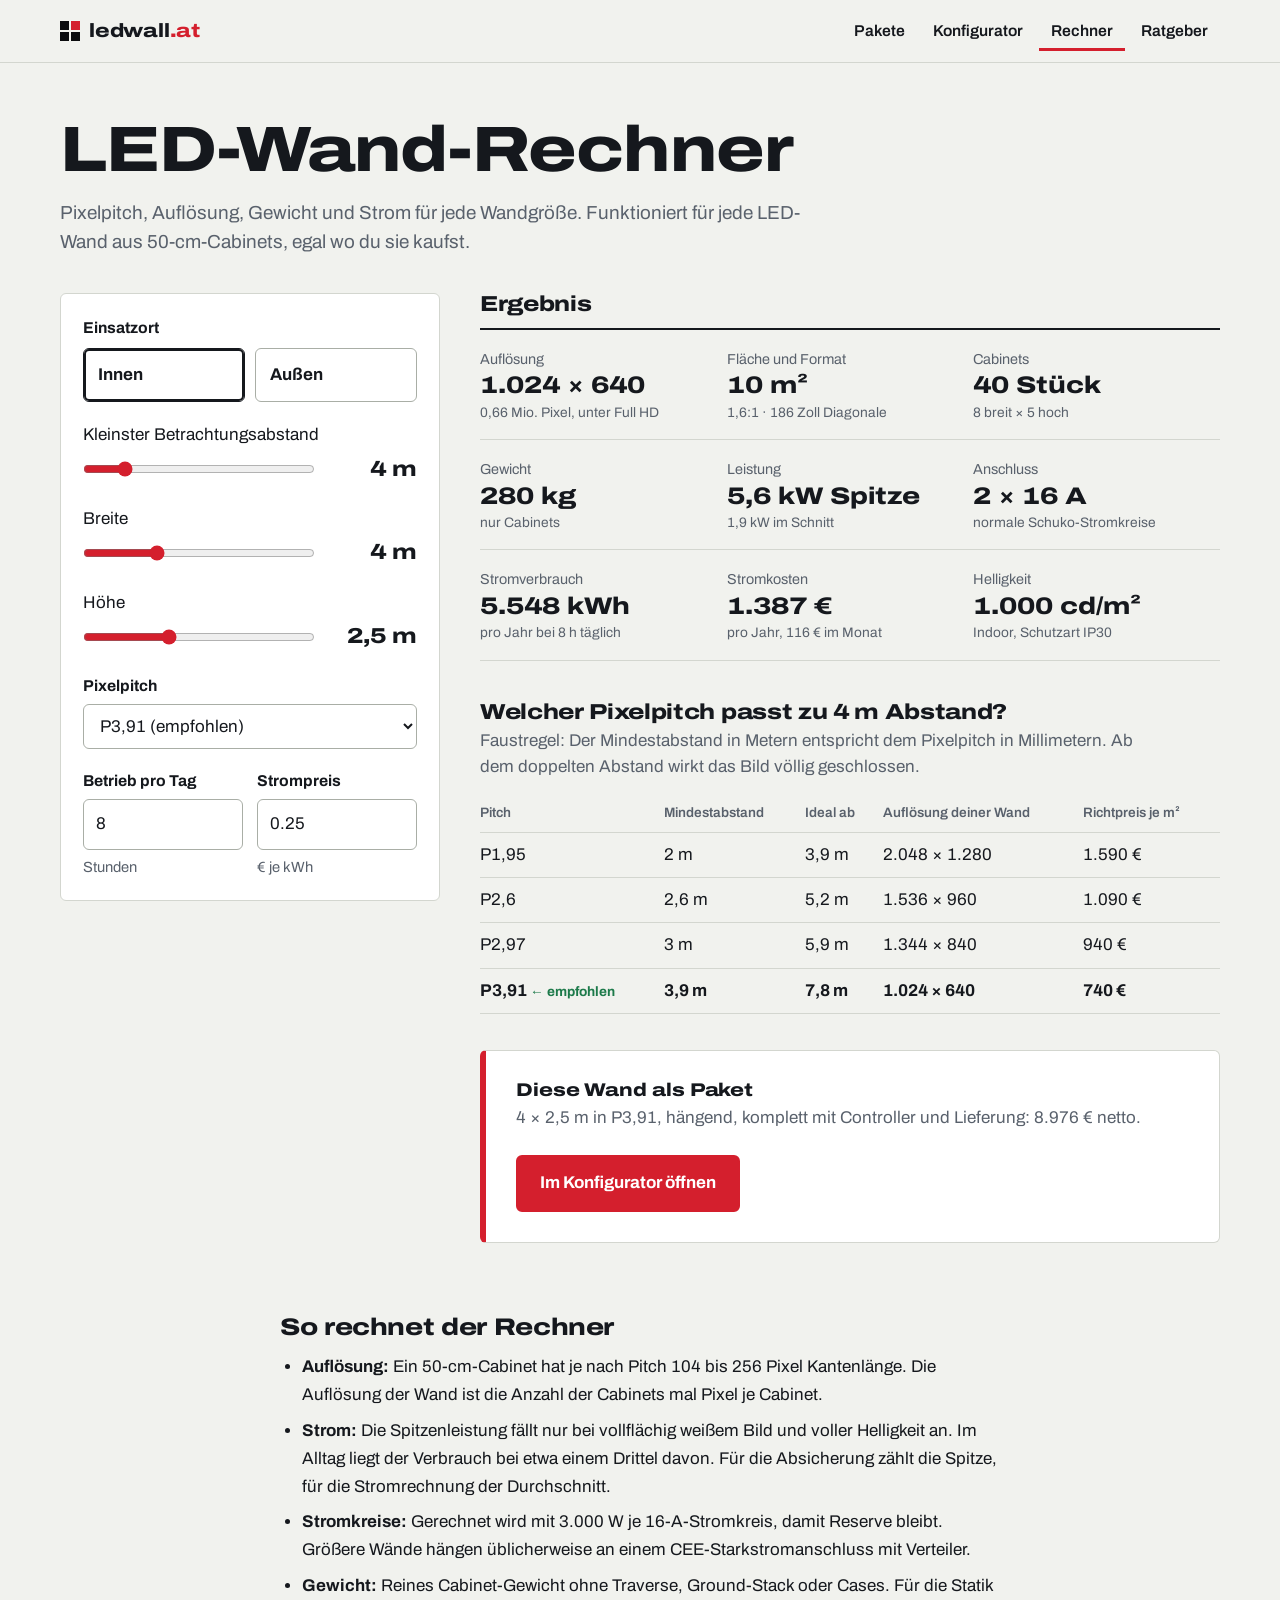
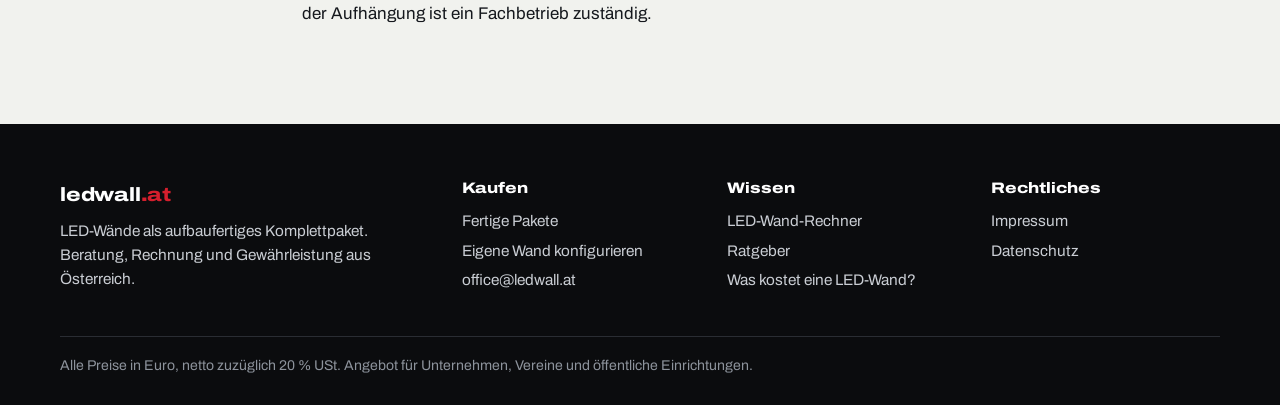
<file: rechner.html>
<!DOCTYPE html>
<html lang="de-AT">
<head>
<meta charset="UTF-8">
<meta name="viewport" content="width=device-width, initial-scale=1">
<title>LED-Wand-Rechner: Pixelpitch, Auflösung, Strom | ledwall.at</title>
<meta name="description" content="Kostenloser Rechner für LED-Wände: passenden Pixelpitch zum Betrachtungsabstand finden, Auflösung, Gewicht, Stromverbrauch und Stromkosten berechnen.">
<link rel="canonical" href="https://ledwall.at/rechner.html">
<meta property="og:type" content="website">
<meta property="og:site_name" content="ledwall.at">
<meta property="og:locale" content="de_AT">
<meta property="og:title" content="LED-Wand-Rechner: Pixelpitch, Auflösung, Strom">
<meta property="og:description" content="Kostenloser Rechner für LED-Wände: passenden Pixelpitch zum Betrachtungsabstand finden, Auflösung, Gewicht, Stromverbrauch und Stromkosten berechnen.">
<meta property="og:url" content="https://ledwall.at/rechner.html">
<meta property="og:image" content="https://ledwall.at/assets/og-image.png">
<meta property="og:image:width" content="1200">
<meta property="og:image:height" content="630">
<meta name="twitter:card" content="summary_large_image">
<link rel="icon" href="favicon.svg" type="image/svg+xml">
<meta name="theme-color" content="#0b0c0e">
<link rel="preload" href="assets/fonts/archivo-latin.woff2" as="font" type="font/woff2" crossorigin>
<link rel="stylesheet" href="css/site.css">
</head>
<body>
<main id="inhalt">
  <div class="wrap page-head">
    <h1>LED-Wand-Rechner</h1>
    <p class="lead">Pixelpitch, Auflösung, Gewicht und Strom für jede Wandgröße. Funktioniert für jede LED-Wand aus 50-cm-Cabinets, egal wo du sie kaufst.</p>
  </div>

  <div class="wrap calc">
    <form class="calc-in" id="rcForm">
      <fieldset class="choice">
        <legend class="legend">Einsatzort</legend>
        <label><input type="radio" name="env" value="indoor" checked><span><b>Innen</b></span></label>
        <label><input type="radio" name="env" value="outdoor"><span><b>Außen</b></span></label>
      </fieldset>
      <div class="range-row">
        <label for="rcDist">Kleinster Betrachtungsabstand</label>
        <input type="range" id="rcDist" min="1" max="20" step="0.5" value="4">
        <output id="rcDistOut"></output>
      </div>
      <div class="range-row">
        <label for="rcW">Breite</label>
        <input type="range" id="rcW" min="0.5" max="12" step="0.5" value="4">
        <output id="rcWOut"></output>
      </div>
      <div class="range-row">
        <label for="rcH">Höhe</label>
        <input type="range" id="rcH" min="0.5" max="6" step="0.5" value="2.5">
        <output id="rcHOut"></output>
      </div>
      <div class="field">
        <label for="rcPitch">Pixelpitch</label>
        <select id="rcPitch"></select>
      </div>
      <div class="form-grid">
        <div class="field"><label for="rcHours">Betrieb pro Tag</label><input type="number" id="rcHours" min="0" max="24" step="0.5" value="8"><span class="hint">Stunden</span></div>
        <div class="field"><label for="rcKwh">Strompreis</label><input type="number" id="rcKwh" min="0" step="0.01" value="0.25"><span class="hint">€ je kWh</span></div>
      </div>
    </form>

    <div>
      <h2 style="font-size:1.35rem; margin-bottom:12px">Ergebnis</h2>
      <div class="res-grid" id="rcRes" aria-live="polite"></div>

      <h2 style="font-size:1.35rem; margin:40px 0 4px">Welcher Pixelpitch passt zu <span id="rcDistLabel"></span> Abstand?</h2>
      <p class="muted">Faustregel: Der Mindestabstand in Metern entspricht dem Pixelpitch in Millimetern. Ab dem doppelten Abstand wirkt das Bild völlig geschlossen.</p>
      <div class="table-scroll">
        <table class="pitch-table">
          <thead><tr><th>Pitch</th><th>Mindestabstand</th><th>Ideal ab</th><th>Auflösung deiner Wand</th><th>Richtpreis je m²</th></tr></thead>
          <tbody id="rcPitchRows"></tbody>
        </table>
      </div>

      <div class="cta-band" style="margin-top:36px">
        <div><h3>Diese Wand als Paket</h3><p class="muted" id="rcPkPrice" style="margin-top:4px"></p></div>
        <a class="btn btn-main" id="rcToKf" href="konfigurator.html">Im Konfigurator öffnen</a>
      </div>
    </div>
  </div>

  <section class="wrap article" style="padding-top:72px">
    <h2 style="margin-top:0">So rechnet der Rechner</h2>
    <ul>
      <li><b>Auflösung:</b> Ein 50-cm-Cabinet hat je nach Pitch 104 bis 256 Pixel Kantenlänge. Die Auflösung der Wand ist die Anzahl der Cabinets mal Pixel je Cabinet.</li>
      <li><b>Strom:</b> Die Spitzenleistung fällt nur bei vollflächig weißem Bild und voller Helligkeit an. Im Alltag liegt der Verbrauch bei etwa einem Drittel davon. Für die Absicherung zählt die Spitze, für die Stromrechnung der Durchschnitt.</li>
      <li><b>Stromkreise:</b> Gerechnet wird mit 3.000 W je 16-A-Stromkreis, damit Reserve bleibt. Größere Wände hängen üblicherweise an einem CEE-Starkstromanschluss mit Verteiler.</li>
      <li><b>Gewicht:</b> Reines Cabinet-Gewicht ohne Traverse, Ground-Stack oder Cases. Für die Statik der Aufhängung ist ein Fachbetrieb zuständig.</li>
    </ul>
  </section>
</main>
<script src="js/data.js"></script>
<script src="js/calc.js"></script>
<script src="js/site.js"></script>
<script src="js/rechner.js"></script>
</body>
</html>
</file>
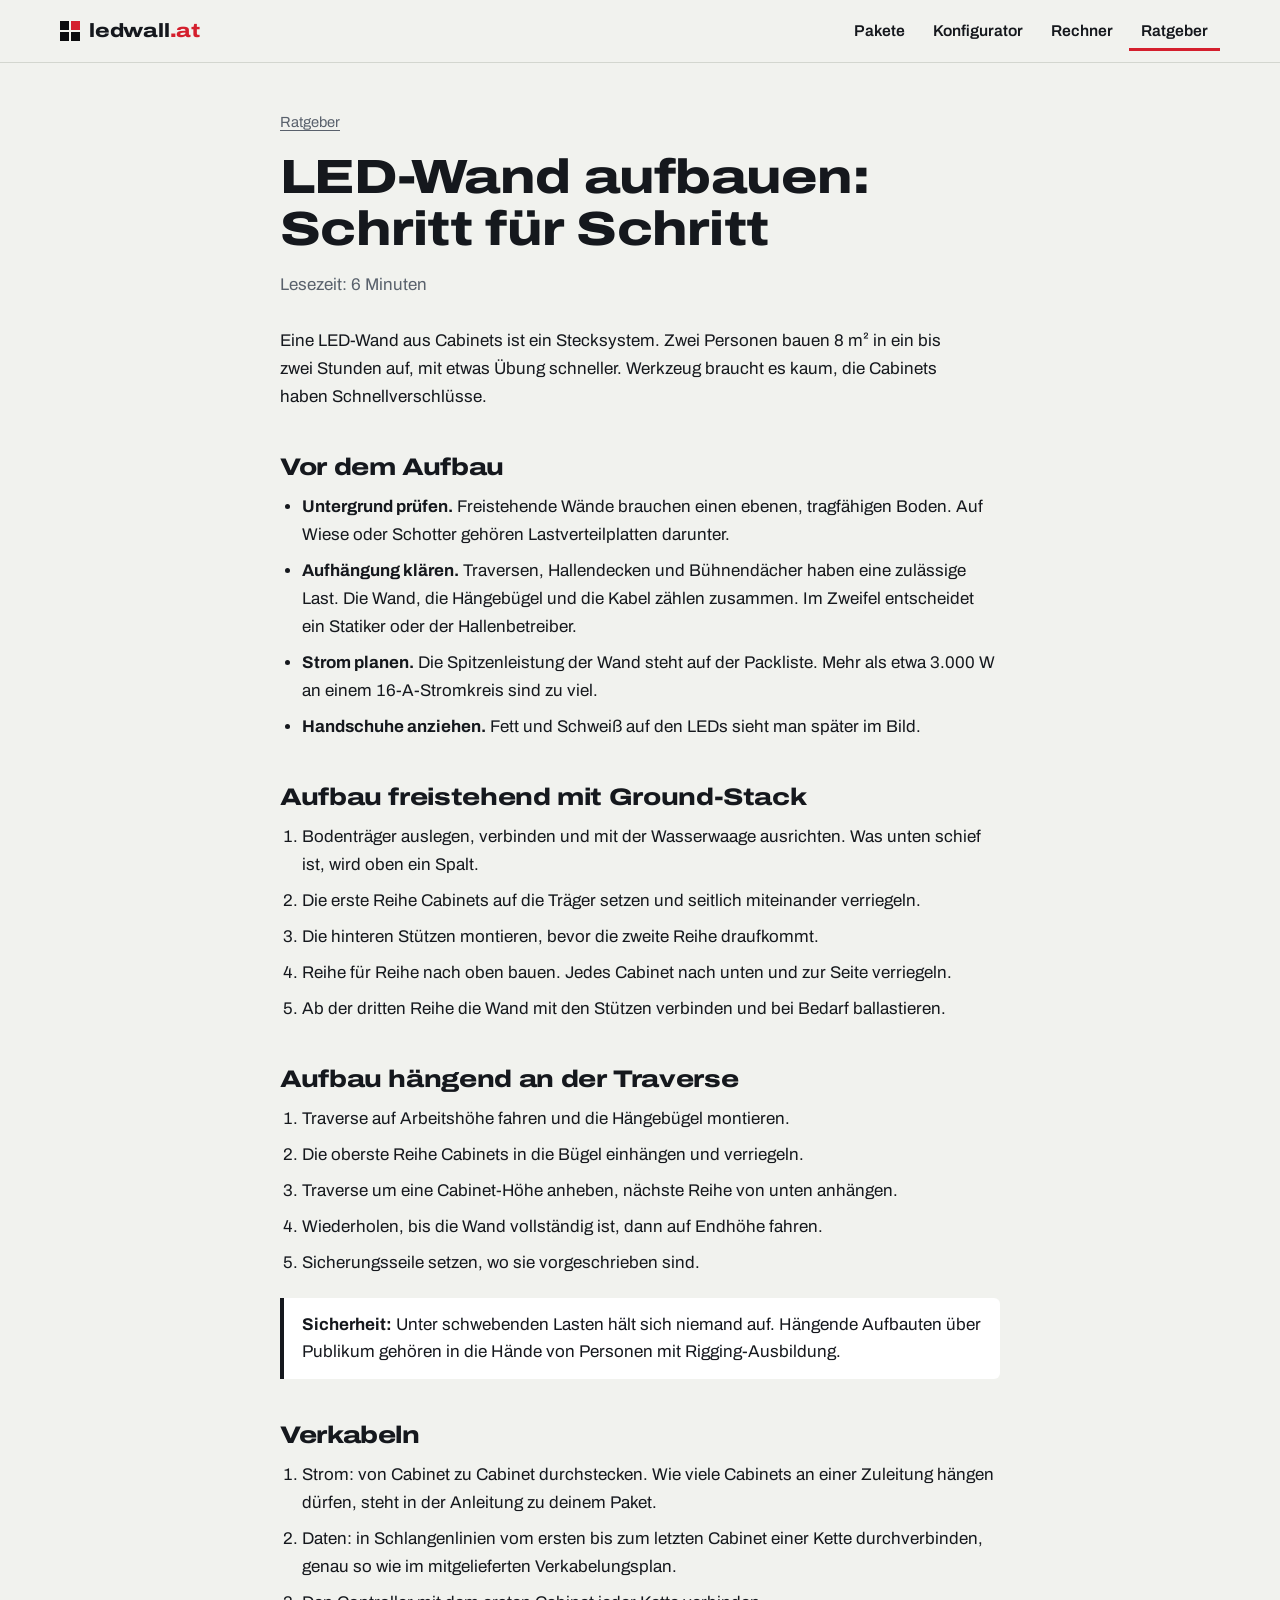
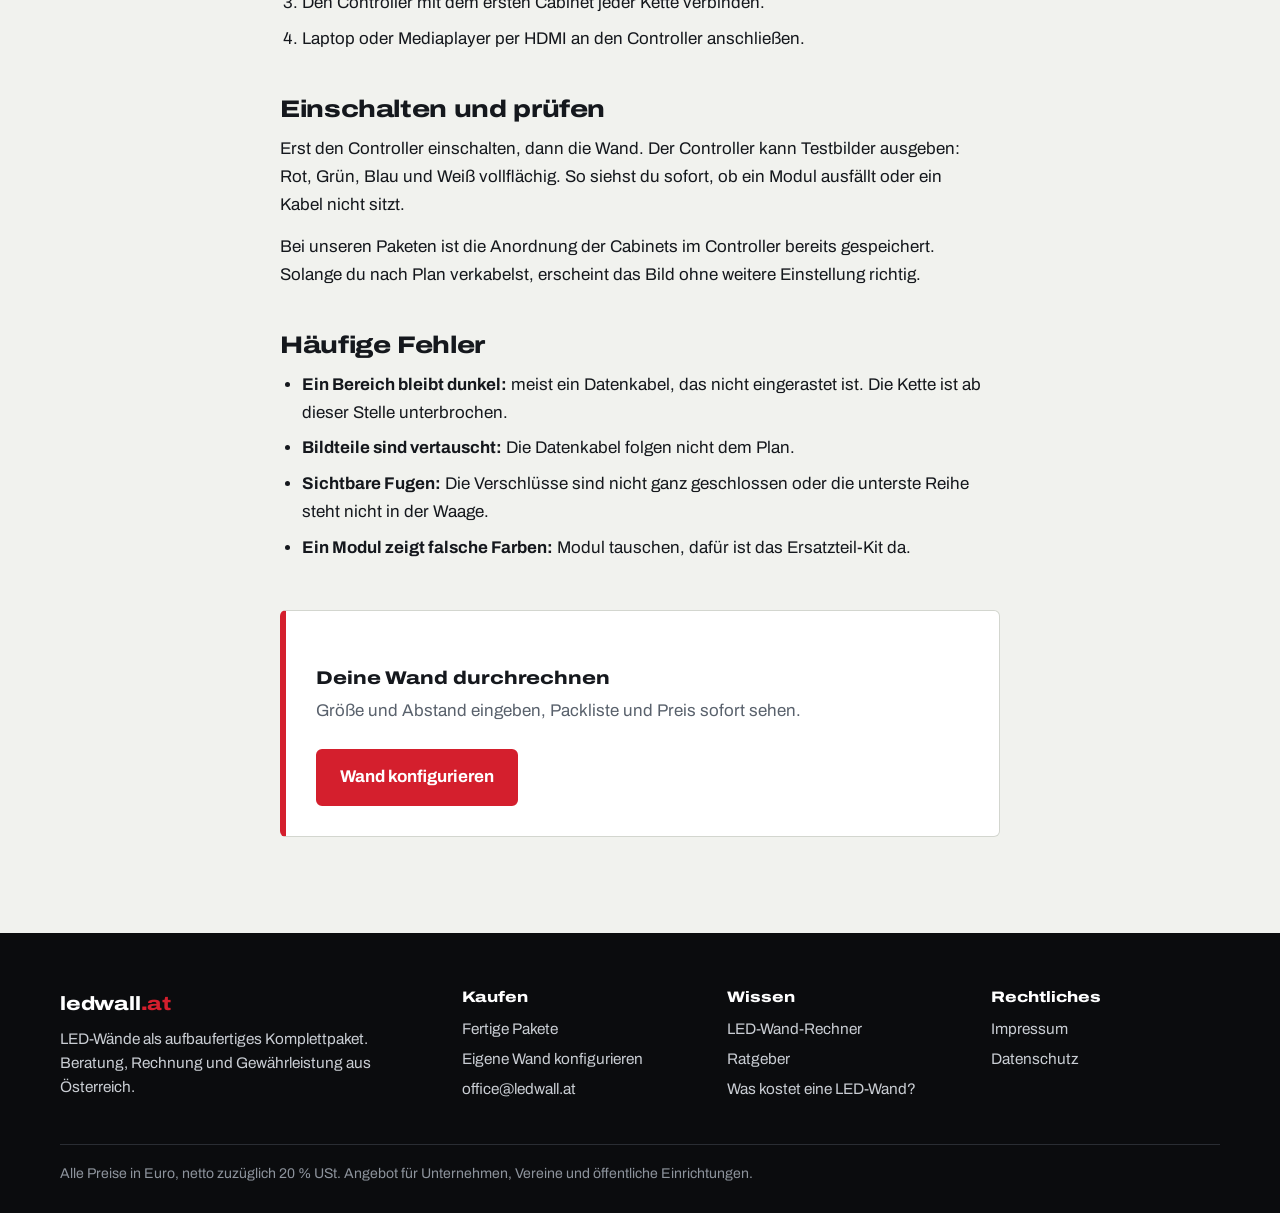
<file: ratgeber/aufbau.html>
<!DOCTYPE html>
<html lang="de-AT">
<head>
<meta charset="UTF-8">
<meta name="viewport" content="width=device-width, initial-scale=1">
<title>LED-Wand aufbauen: Schritt für Schritt | ledwall.at</title>
<meta name="description" content="Anleitung zum Aufbau einer LED-Wand aus 50-cm-Cabinets: Vorbereitung, Ground-Stack oder Traverse, Verkabelung, Controller und häufige Fehler.">
<link rel="canonical" href="https://ledwall.at/ratgeber/aufbau.html">
<meta property="og:type" content="article">
<meta property="og:site_name" content="ledwall.at">
<meta property="og:locale" content="de_AT">
<meta property="og:title" content="LED-Wand aufbauen: Schritt für Schritt">
<meta property="og:description" content="Anleitung zum Aufbau einer LED-Wand aus 50-cm-Cabinets: Vorbereitung, Ground-Stack oder Traverse, Verkabelung, Controller und häufige Fehler.">
<meta property="og:url" content="https://ledwall.at/ratgeber/aufbau.html">
<meta property="og:image" content="https://ledwall.at/assets/og-image.png">
<meta property="og:image:width" content="1200">
<meta property="og:image:height" content="630">
<meta name="twitter:card" content="summary_large_image">
<link rel="icon" href="../favicon.svg" type="image/svg+xml">
<meta name="theme-color" content="#0b0c0e">
<link rel="preload" href="../assets/fonts/archivo-latin.woff2" as="font" type="font/woff2" crossorigin>
<script type="application/ld+json">{"@context": "https://schema.org", "@graph": [{"@type": "Article", "headline": "LED-Wand aufbauen: Schritt für Schritt", "description": "Anleitung zum Aufbau einer LED-Wand aus 50-cm-Cabinets: Vorbereitung, Ground-Stack oder Traverse, Verkabelung, Controller und häufige Fehler.", "inLanguage": "de-AT", "datePublished": "2026-11-15", "dateModified": "2026-11-15", "mainEntityOfPage": "https://ledwall.at/ratgeber/aufbau.html", "image": "https://ledwall.at/assets/og-image.png", "author": {"@type": "Organization", "@id": "https://ledwall.at/#organisation", "name": "ledwall.at", "url": "https://ledwall.at/"}, "publisher": {"@type": "Organization", "@id": "https://ledwall.at/#organisation", "name": "ledwall.at", "url": "https://ledwall.at/"}}, {"@type": "BreadcrumbList", "itemListElement": [{"@type": "ListItem", "position": 1, "name": "Startseite", "item": "https://ledwall.at/"}, {"@type": "ListItem", "position": 2, "name": "Ratgeber", "item": "https://ledwall.at/ratgeber/"}, {"@type": "ListItem", "position": 3, "name": "LED-Wand aufbauen: Schritt für Schritt"}]}]}</script>
<link rel="stylesheet" href="../css/site.css">
</head>
<body>
<main id="inhalt">
<article class="article">
  <a class="crumb" href="index.html">Ratgeber</a>
  <h1>LED-Wand aufbauen: Schritt für Schritt</h1>
  <p class="muted" style="margin-bottom:28px">Lesezeit: 6 Minuten</p>
<p>Eine LED-Wand aus Cabinets ist ein Stecksystem. Zwei Personen bauen 8 m² in ein bis zwei Stunden auf, mit etwas Übung schneller. Werkzeug braucht es kaum, die Cabinets haben Schnellverschlüsse.</p>

<h2>Vor dem Aufbau</h2>
<ul>
<li><b>Untergrund prüfen.</b> Freistehende Wände brauchen einen ebenen, tragfähigen Boden. Auf Wiese oder Schotter gehören Lastverteilplatten darunter.</li>
<li><b>Aufhängung klären.</b> Traversen, Hallendecken und Bühnendächer haben eine zulässige Last. Die Wand, die Hängebügel und die Kabel zählen zusammen. Im Zweifel entscheidet ein Statiker oder der Hallenbetreiber.</li>
<li><b>Strom planen.</b> Die Spitzenleistung der Wand steht auf der Packliste. Mehr als etwa 3.000 W an einem 16-A-Stromkreis sind zu viel.</li>
<li><b>Handschuhe anziehen.</b> Fett und Schweiß auf den LEDs sieht man später im Bild.</li>
</ul>

<h2>Aufbau freistehend mit Ground-Stack</h2>
<ol>
<li>Bodenträger auslegen, verbinden und mit der Wasserwaage ausrichten. Was unten schief ist, wird oben ein Spalt.</li>
<li>Die erste Reihe Cabinets auf die Träger setzen und seitlich miteinander verriegeln.</li>
<li>Die hinteren Stützen montieren, bevor die zweite Reihe draufkommt.</li>
<li>Reihe für Reihe nach oben bauen. Jedes Cabinet nach unten und zur Seite verriegeln.</li>
<li>Ab der dritten Reihe die Wand mit den Stützen verbinden und bei Bedarf ballastieren.</li>
</ol>

<h2>Aufbau hängend an der Traverse</h2>
<ol>
<li>Traverse auf Arbeitshöhe fahren und die Hängebügel montieren.</li>
<li>Die oberste Reihe Cabinets in die Bügel einhängen und verriegeln.</li>
<li>Traverse um eine Cabinet-Höhe anheben, nächste Reihe von unten anhängen.</li>
<li>Wiederholen, bis die Wand vollständig ist, dann auf Endhöhe fahren.</li>
<li>Sicherungsseile setzen, wo sie vorgeschrieben sind.</li>
</ol>
<div class="note"><b>Sicherheit:</b> Unter schwebenden Lasten hält sich niemand auf. Hängende Aufbauten über Publikum gehören in die Hände von Personen mit Rigging-Ausbildung.</div>

<h2>Verkabeln</h2>
<ol>
<li>Strom: von Cabinet zu Cabinet durchstecken. Wie viele Cabinets an einer Zuleitung hängen dürfen, steht in der Anleitung zu deinem Paket.</li>
<li>Daten: in Schlangenlinien vom ersten bis zum letzten Cabinet einer Kette durchverbinden, genau so wie im mitgelieferten Verkabelungsplan.</li>
<li>Den Controller mit dem ersten Cabinet jeder Kette verbinden.</li>
<li>Laptop oder Mediaplayer per HDMI an den Controller anschließen.</li>
</ol>

<h2>Einschalten und prüfen</h2>
<p>Erst den Controller einschalten, dann die Wand. Der Controller kann Testbilder ausgeben: Rot, Grün, Blau und Weiß vollflächig. So siehst du sofort, ob ein Modul ausfällt oder ein Kabel nicht sitzt.</p>
<p>Bei unseren Paketen ist die Anordnung der Cabinets im Controller bereits gespeichert. Solange du nach Plan verkabelst, erscheint das Bild ohne weitere Einstellung richtig.</p>

<h2>Häufige Fehler</h2>
<ul>
<li><b>Ein Bereich bleibt dunkel:</b> meist ein Datenkabel, das nicht eingerastet ist. Die Kette ist ab dieser Stelle unterbrochen.</li>
<li><b>Bildteile sind vertauscht:</b> Die Datenkabel folgen nicht dem Plan.</li>
<li><b>Sichtbare Fugen:</b> Die Verschlüsse sind nicht ganz geschlossen oder die unterste Reihe steht nicht in der Waage.</li>
<li><b>Ein Modul zeigt falsche Farben:</b> Modul tauschen, dafür ist das Ersatzteil-Kit da.</li>
</ul>

  <div class="cta-band">
    <div><h3>Deine Wand durchrechnen</h3><p class="muted" style="margin-top:4px">Größe und Abstand eingeben, Packliste und Preis sofort sehen.</p></div>
    <a class="btn btn-main" href="../konfigurator.html">Wand konfigurieren</a>
  </div>
</article>
</main>
<script src="../js/data.js"></script>
<script src="../js/calc.js"></script>
<script src="../js/site.js" data-base="../"></script>
<script src="../js/ratgeber.js"></script>
</body>
</html>
</file>
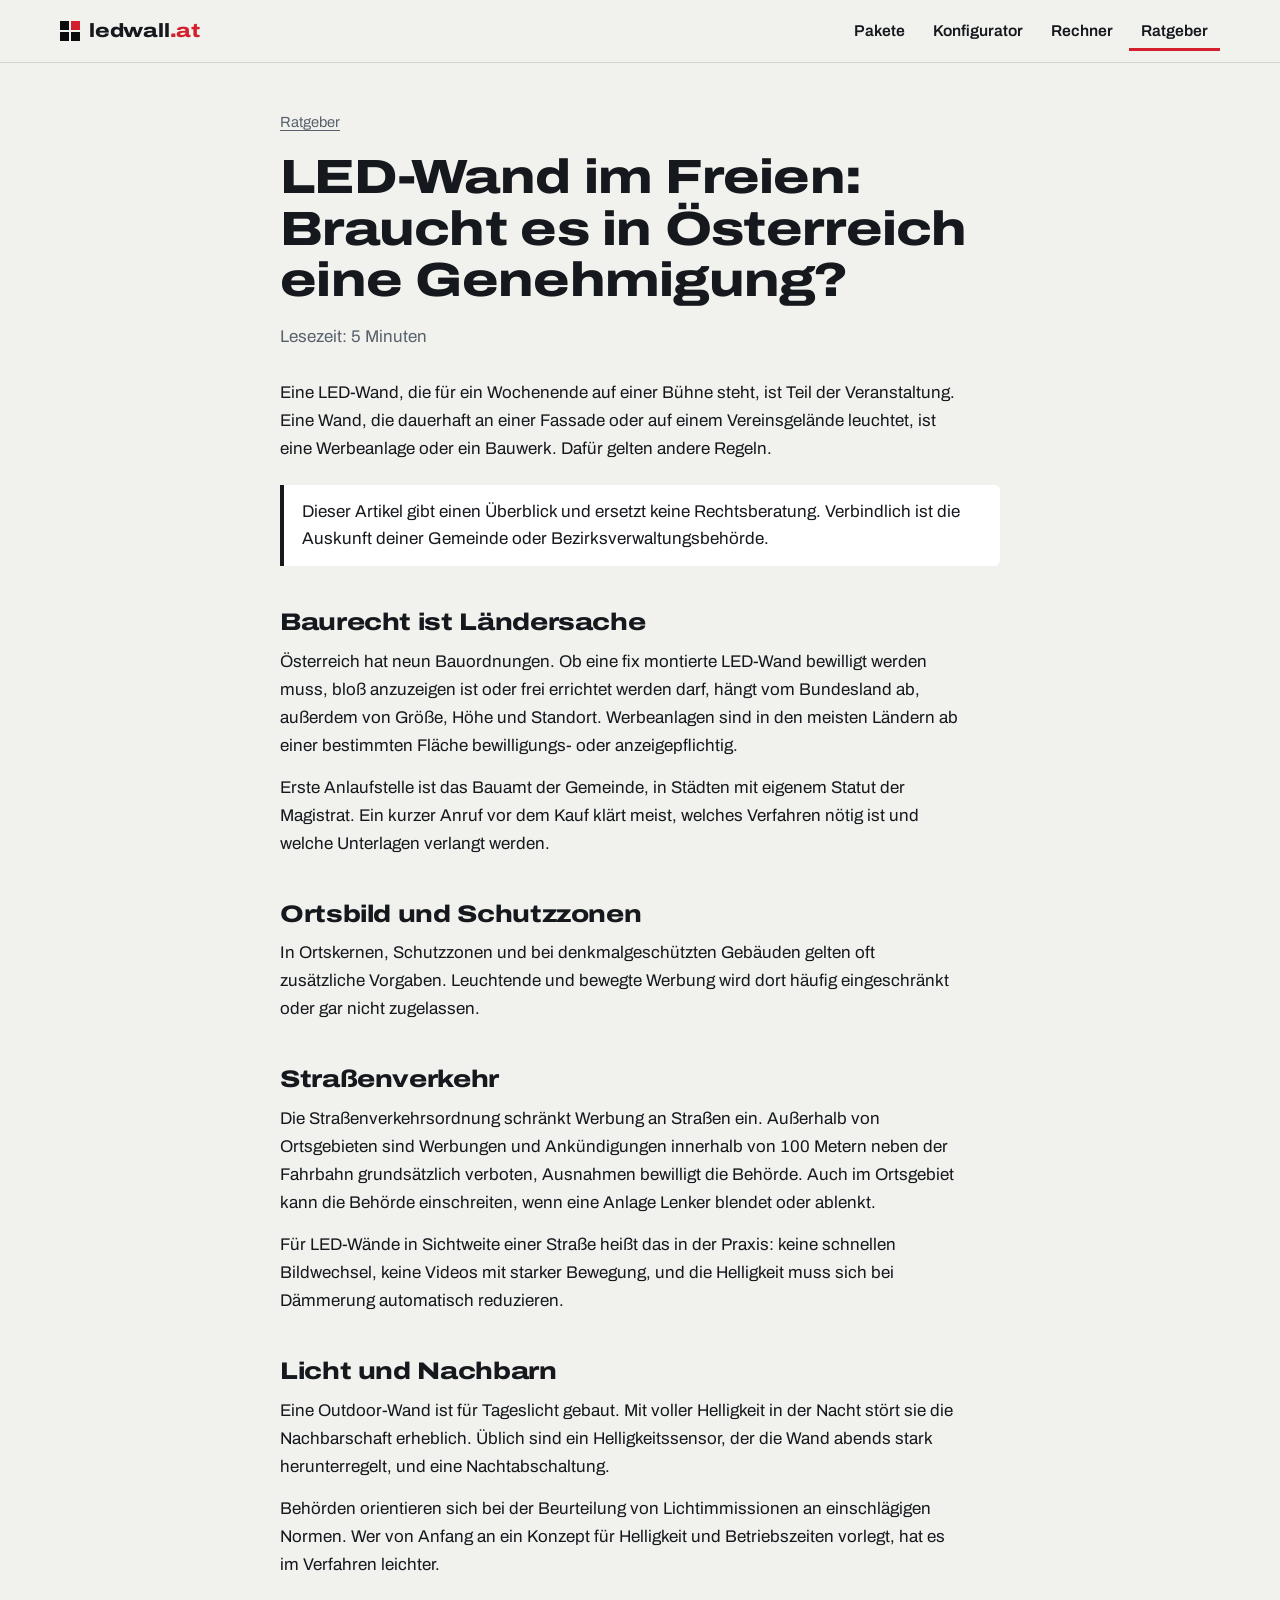
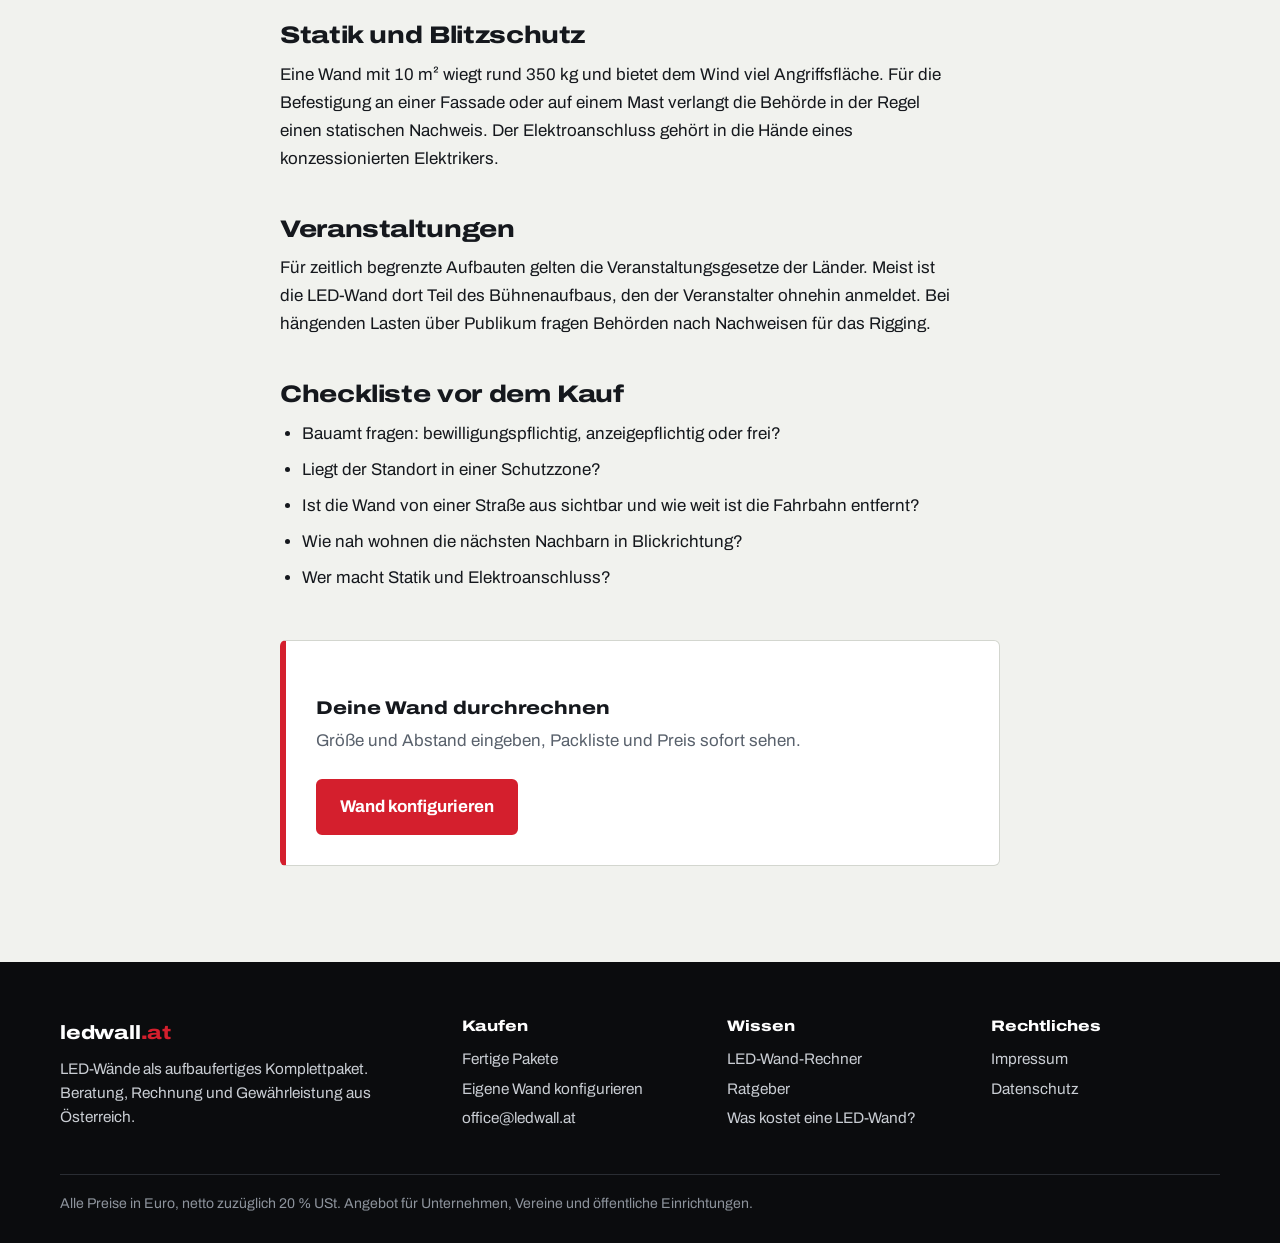
<file: ratgeber/genehmigung-oesterreich.html>
<!DOCTYPE html>
<html lang="de-AT">
<head>
<meta charset="UTF-8">
<meta name="viewport" content="width=device-width, initial-scale=1">
<title>LED-Wand im Freien: Genehmigung in Österreich | ledwall.at</title>
<meta name="description" content="Fix montierte LED-Wand oder Werbetafel im Freien in Österreich: Überblick zu Bauordnung der Länder, Straßenverkehrsordnung, Ortsbild und Lichtimmissionen.">
<link rel="canonical" href="https://ledwall.at/ratgeber/genehmigung-oesterreich.html">
<meta property="og:type" content="article">
<meta property="og:site_name" content="ledwall.at">
<meta property="og:locale" content="de_AT">
<meta property="og:title" content="LED-Wand im Freien: Genehmigung in Österreich">
<meta property="og:description" content="Fix montierte LED-Wand oder Werbetafel im Freien in Österreich: Überblick zu Bauordnung der Länder, Straßenverkehrsordnung, Ortsbild und Lichtimmissionen.">
<meta property="og:url" content="https://ledwall.at/ratgeber/genehmigung-oesterreich.html">
<meta property="og:image" content="https://ledwall.at/assets/og-image.png">
<meta property="og:image:width" content="1200">
<meta property="og:image:height" content="630">
<meta name="twitter:card" content="summary_large_image">
<link rel="icon" href="../favicon.svg" type="image/svg+xml">
<meta name="theme-color" content="#0b0c0e">
<link rel="preload" href="../assets/fonts/archivo-latin.woff2" as="font" type="font/woff2" crossorigin>
<script type="application/ld+json">{"@context": "https://schema.org", "@graph": [{"@type": "Article", "headline": "LED-Wand im Freien: Braucht es in Österreich eine Genehmigung?", "description": "Fix montierte LED-Wand oder Werbetafel im Freien in Österreich: Überblick zu Bauordnung der Länder, Straßenverkehrsordnung, Ortsbild und Lichtimmissionen.", "inLanguage": "de-AT", "datePublished": "2026-11-15", "dateModified": "2026-11-15", "mainEntityOfPage": "https://ledwall.at/ratgeber/genehmigung-oesterreich.html", "image": "https://ledwall.at/assets/og-image.png", "author": {"@type": "Organization", "@id": "https://ledwall.at/#organisation", "name": "ledwall.at", "url": "https://ledwall.at/"}, "publisher": {"@type": "Organization", "@id": "https://ledwall.at/#organisation", "name": "ledwall.at", "url": "https://ledwall.at/"}}, {"@type": "BreadcrumbList", "itemListElement": [{"@type": "ListItem", "position": 1, "name": "Startseite", "item": "https://ledwall.at/"}, {"@type": "ListItem", "position": 2, "name": "Ratgeber", "item": "https://ledwall.at/ratgeber/"}, {"@type": "ListItem", "position": 3, "name": "LED-Wand im Freien: Braucht es in Österreich eine Genehmigung?"}]}]}</script>
<link rel="stylesheet" href="../css/site.css">
</head>
<body>
<main id="inhalt">
<article class="article">
  <a class="crumb" href="index.html">Ratgeber</a>
  <h1>LED-Wand im Freien: Braucht es in Österreich eine Genehmigung?</h1>
  <p class="muted" style="margin-bottom:28px">Lesezeit: 5 Minuten</p>
<p>Eine LED-Wand, die für ein Wochenende auf einer Bühne steht, ist Teil der Veranstaltung. Eine Wand, die dauerhaft an einer Fassade oder auf einem Vereinsgelände leuchtet, ist eine Werbeanlage oder ein Bauwerk. Dafür gelten andere Regeln.</p>
<div class="note">Dieser Artikel gibt einen Überblick und ersetzt keine Rechtsberatung. Verbindlich ist die Auskunft deiner Gemeinde oder Bezirksverwaltungsbehörde.</div>

<h2>Baurecht ist Ländersache</h2>
<p>Österreich hat neun Bauordnungen. Ob eine fix montierte LED-Wand bewilligt werden muss, bloß anzuzeigen ist oder frei errichtet werden darf, hängt vom Bundesland ab, außerdem von Größe, Höhe und Standort. Werbeanlagen sind in den meisten Ländern ab einer bestimmten Fläche bewilligungs- oder anzeigepflichtig.</p>
<p>Erste Anlaufstelle ist das Bauamt der Gemeinde, in Städten mit eigenem Statut der Magistrat. Ein kurzer Anruf vor dem Kauf klärt meist, welches Verfahren nötig ist und welche Unterlagen verlangt werden.</p>

<h2>Ortsbild und Schutzzonen</h2>
<p>In Ortskernen, Schutzzonen und bei denkmalgeschützten Gebäuden gelten oft zusätzliche Vorgaben. Leuchtende und bewegte Werbung wird dort häufig eingeschränkt oder gar nicht zugelassen.</p>

<h2>Straßenverkehr</h2>
<p>Die Straßenverkehrsordnung schränkt Werbung an Straßen ein. Außerhalb von Ortsgebieten sind Werbungen und Ankündigungen innerhalb von 100 Metern neben der Fahrbahn grundsätzlich verboten, Ausnahmen bewilligt die Behörde. Auch im Ortsgebiet kann die Behörde einschreiten, wenn eine Anlage Lenker blendet oder ablenkt.</p>
<p>Für LED-Wände in Sichtweite einer Straße heißt das in der Praxis: keine schnellen Bildwechsel, keine Videos mit starker Bewegung, und die Helligkeit muss sich bei Dämmerung automatisch reduzieren.</p>

<h2>Licht und Nachbarn</h2>
<p>Eine Outdoor-Wand ist für Tageslicht gebaut. Mit voller Helligkeit in der Nacht stört sie die Nachbarschaft erheblich. Üblich sind ein Helligkeitssensor, der die Wand abends stark herunterregelt, und eine Nachtabschaltung.</p>
<p>Behörden orientieren sich bei der Beurteilung von Lichtimmissionen an einschlägigen Normen. Wer von Anfang an ein Konzept für Helligkeit und Betriebszeiten vorlegt, hat es im Verfahren leichter.</p>

<h2>Statik und Blitzschutz</h2>
<p>Eine Wand mit 10 m² wiegt rund 350 kg und bietet dem Wind viel Angriffsfläche. Für die Befestigung an einer Fassade oder auf einem Mast verlangt die Behörde in der Regel einen statischen Nachweis. Der Elektroanschluss gehört in die Hände eines konzessionierten Elektrikers.</p>

<h2>Veranstaltungen</h2>
<p>Für zeitlich begrenzte Aufbauten gelten die Veranstaltungsgesetze der Länder. Meist ist die LED-Wand dort Teil des Bühnenaufbaus, den der Veranstalter ohnehin anmeldet. Bei hängenden Lasten über Publikum fragen Behörden nach Nachweisen für das Rigging.</p>

<h2>Checkliste vor dem Kauf</h2>
<ul>
<li>Bauamt fragen: bewilligungspflichtig, anzeigepflichtig oder frei?</li>
<li>Liegt der Standort in einer Schutzzone?</li>
<li>Ist die Wand von einer Straße aus sichtbar und wie weit ist die Fahrbahn entfernt?</li>
<li>Wie nah wohnen die nächsten Nachbarn in Blickrichtung?</li>
<li>Wer macht Statik und Elektroanschluss?</li>
</ul>

  <div class="cta-band">
    <div><h3>Deine Wand durchrechnen</h3><p class="muted" style="margin-top:4px">Größe und Abstand eingeben, Packliste und Preis sofort sehen.</p></div>
    <a class="btn btn-main" href="../konfigurator.html">Wand konfigurieren</a>
  </div>
</article>
</main>
<script src="../js/data.js"></script>
<script src="../js/calc.js"></script>
<script src="../js/site.js" data-base="../"></script>
<script src="../js/ratgeber.js"></script>
</body>
</html>
</file>
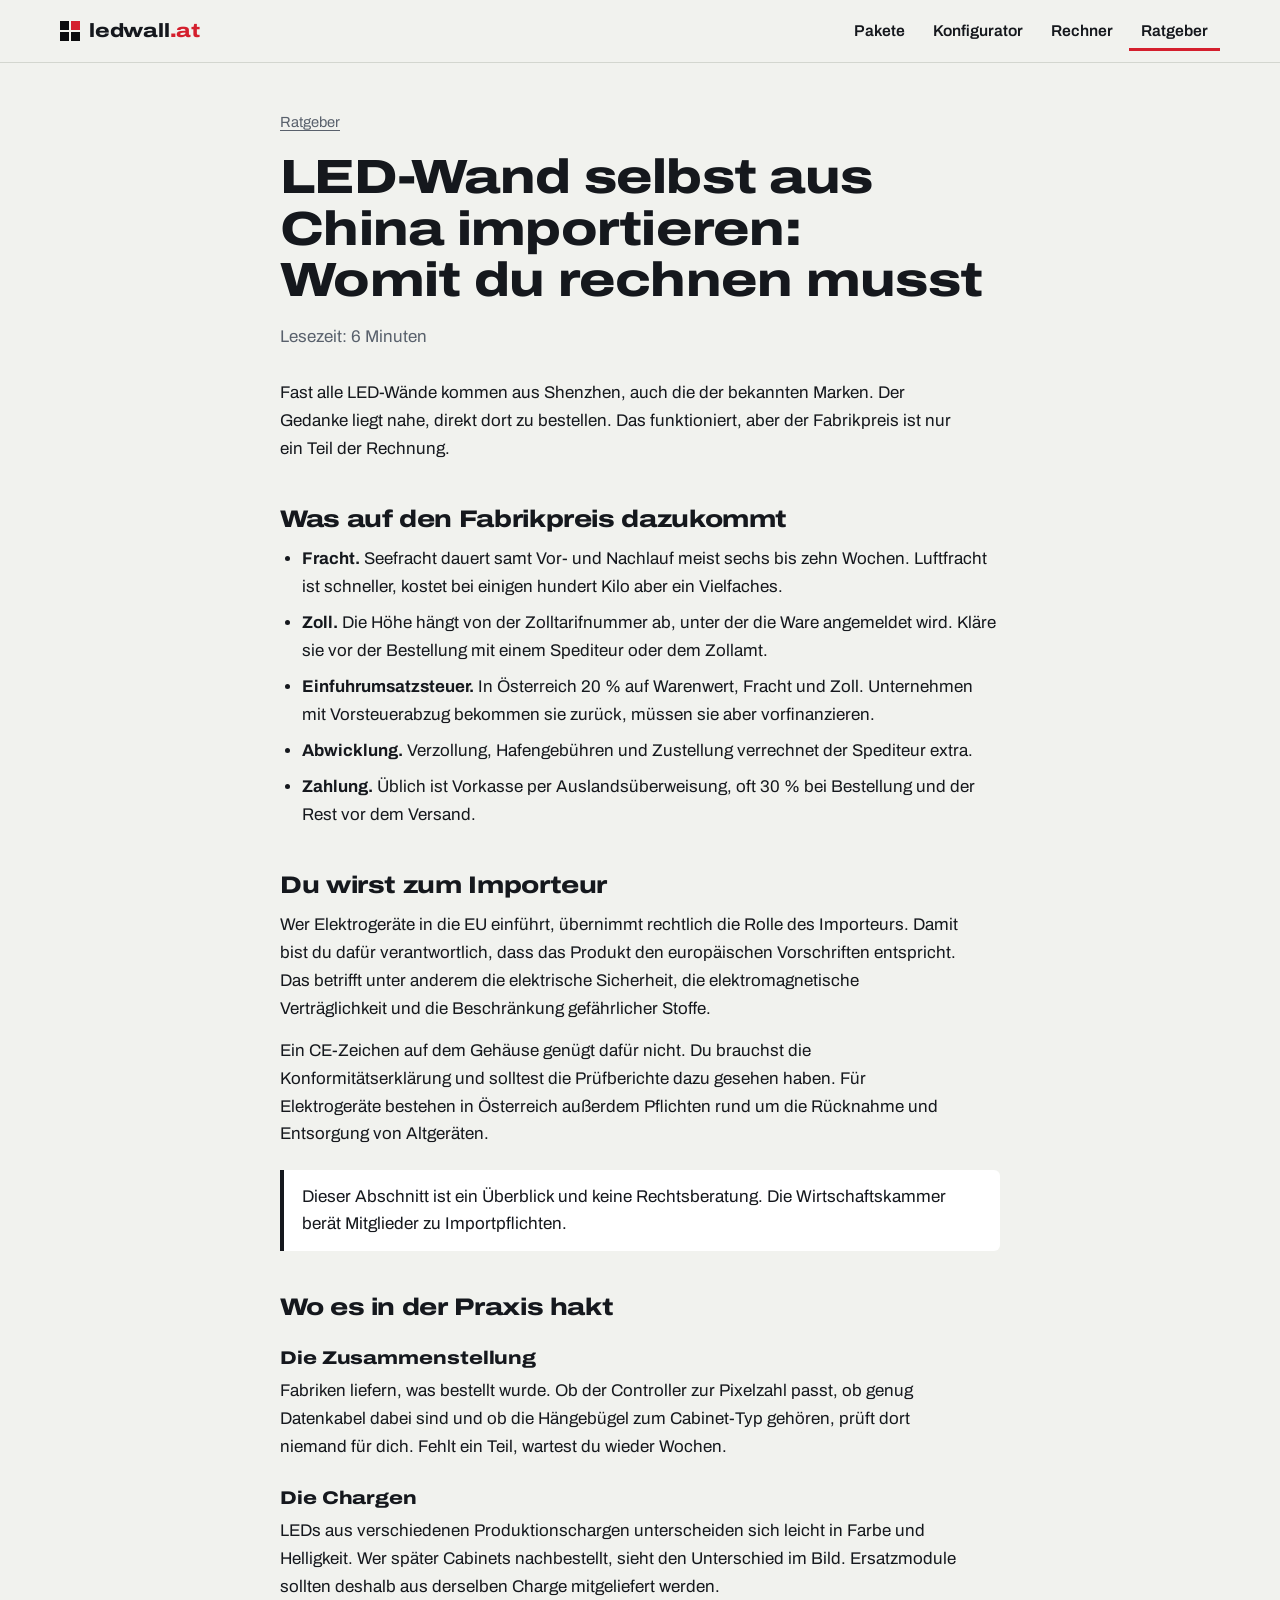
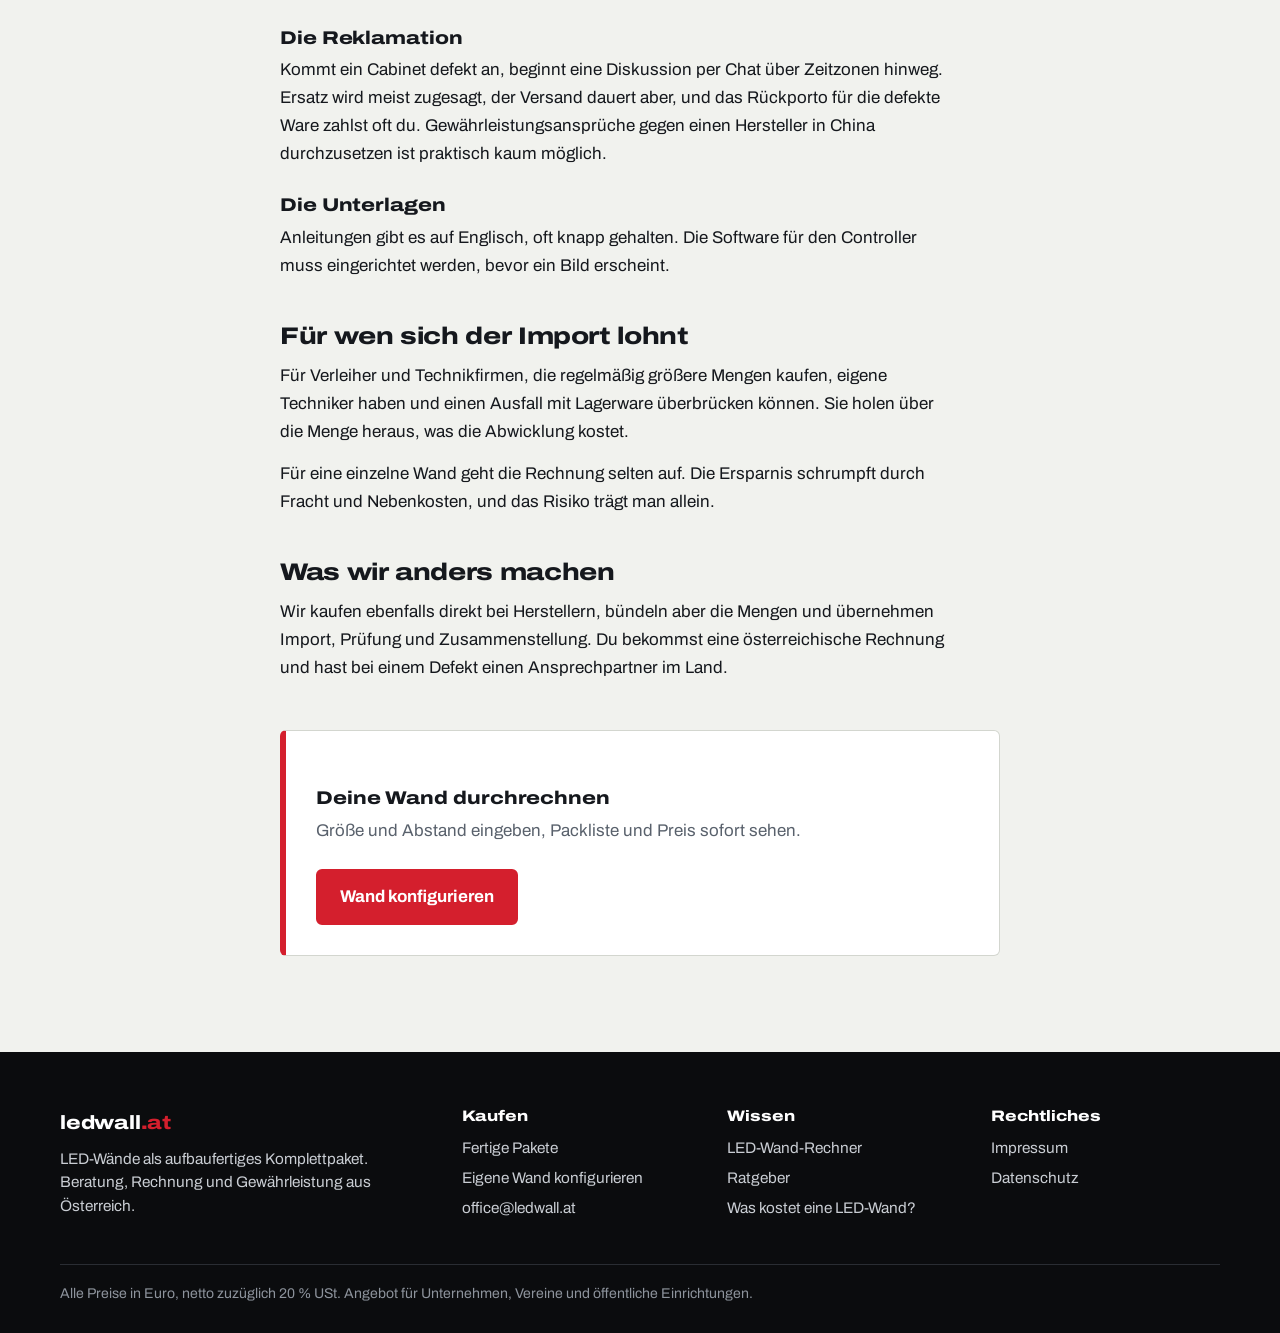
<file: ratgeber/import-aus-china.html>
<!DOCTYPE html>
<html lang="de-AT">
<head>
<meta charset="UTF-8">
<meta name="viewport" content="width=device-width, initial-scale=1">
<title>LED-Wand aus China importieren: Kosten und Risiken | ledwall.at</title>
<meta name="description" content="LED-Wand direkt beim Hersteller in China kaufen: Einfuhrumsatzsteuer, Zoll, CE-Kennzeichnung, Fracht, Gewährleistung und für wen sich der Import lohnt.">
<link rel="canonical" href="https://ledwall.at/ratgeber/import-aus-china.html">
<meta property="og:type" content="article">
<meta property="og:site_name" content="ledwall.at">
<meta property="og:locale" content="de_AT">
<meta property="og:title" content="LED-Wand aus China importieren: Kosten und Risiken">
<meta property="og:description" content="LED-Wand direkt beim Hersteller in China kaufen: Einfuhrumsatzsteuer, Zoll, CE-Kennzeichnung, Fracht, Gewährleistung und für wen sich der Import lohnt.">
<meta property="og:url" content="https://ledwall.at/ratgeber/import-aus-china.html">
<meta property="og:image" content="https://ledwall.at/assets/og-image.png">
<meta property="og:image:width" content="1200">
<meta property="og:image:height" content="630">
<meta name="twitter:card" content="summary_large_image">
<link rel="icon" href="../favicon.svg" type="image/svg+xml">
<meta name="theme-color" content="#0b0c0e">
<link rel="preload" href="../assets/fonts/archivo-latin.woff2" as="font" type="font/woff2" crossorigin>
<script type="application/ld+json">{"@context": "https://schema.org", "@graph": [{"@type": "Article", "headline": "LED-Wand selbst aus China importieren: Womit du rechnen musst", "description": "LED-Wand direkt beim Hersteller in China kaufen: Einfuhrumsatzsteuer, Zoll, CE-Kennzeichnung, Fracht, Gewährleistung und für wen sich der Import lohnt.", "inLanguage": "de-AT", "datePublished": "2026-11-15", "dateModified": "2026-11-15", "mainEntityOfPage": "https://ledwall.at/ratgeber/import-aus-china.html", "image": "https://ledwall.at/assets/og-image.png", "author": {"@type": "Organization", "@id": "https://ledwall.at/#organisation", "name": "ledwall.at", "url": "https://ledwall.at/"}, "publisher": {"@type": "Organization", "@id": "https://ledwall.at/#organisation", "name": "ledwall.at", "url": "https://ledwall.at/"}}, {"@type": "BreadcrumbList", "itemListElement": [{"@type": "ListItem", "position": 1, "name": "Startseite", "item": "https://ledwall.at/"}, {"@type": "ListItem", "position": 2, "name": "Ratgeber", "item": "https://ledwall.at/ratgeber/"}, {"@type": "ListItem", "position": 3, "name": "LED-Wand selbst aus China importieren: Womit du rechnen musst"}]}]}</script>
<link rel="stylesheet" href="../css/site.css">
</head>
<body>
<main id="inhalt">
<article class="article">
  <a class="crumb" href="index.html">Ratgeber</a>
  <h1>LED-Wand selbst aus China importieren: Womit du rechnen musst</h1>
  <p class="muted" style="margin-bottom:28px">Lesezeit: 6 Minuten</p>
<p>Fast alle LED-Wände kommen aus Shenzhen, auch die der bekannten Marken. Der Gedanke liegt nahe, direkt dort zu bestellen. Das funktioniert, aber der Fabrikpreis ist nur ein Teil der Rechnung.</p>

<h2>Was auf den Fabrikpreis dazukommt</h2>
<ul>
<li><b>Fracht.</b> Seefracht dauert samt Vor- und Nachlauf meist sechs bis zehn Wochen. Luftfracht ist schneller, kostet bei einigen hundert Kilo aber ein Vielfaches.</li>
<li><b>Zoll.</b> Die Höhe hängt von der Zolltarifnummer ab, unter der die Ware angemeldet wird. Kläre sie vor der Bestellung mit einem Spediteur oder dem Zollamt.</li>
<li><b>Einfuhrumsatzsteuer.</b> In Österreich 20 % auf Warenwert, Fracht und Zoll. Unternehmen mit Vorsteuerabzug bekommen sie zurück, müssen sie aber vorfinanzieren.</li>
<li><b>Abwicklung.</b> Verzollung, Hafengebühren und Zustellung verrechnet der Spediteur extra.</li>
<li><b>Zahlung.</b> Üblich ist Vorkasse per Auslandsüberweisung, oft 30 % bei Bestellung und der Rest vor dem Versand.</li>
</ul>

<h2>Du wirst zum Importeur</h2>
<p>Wer Elektrogeräte in die EU einführt, übernimmt rechtlich die Rolle des Importeurs. Damit bist du dafür verantwortlich, dass das Produkt den europäischen Vorschriften entspricht. Das betrifft unter anderem die elektrische Sicherheit, die elektromagnetische Verträglichkeit und die Beschränkung gefährlicher Stoffe.</p>
<p>Ein CE-Zeichen auf dem Gehäuse genügt dafür nicht. Du brauchst die Konformitätserklärung und solltest die Prüfberichte dazu gesehen haben. Für Elektrogeräte bestehen in Österreich außerdem Pflichten rund um die Rücknahme und Entsorgung von Altgeräten.</p>
<div class="note">Dieser Abschnitt ist ein Überblick und keine Rechtsberatung. Die Wirtschaftskammer berät Mitglieder zu Importpflichten.</div>

<h2>Wo es in der Praxis hakt</h2>
<h3>Die Zusammenstellung</h3>
<p>Fabriken liefern, was bestellt wurde. Ob der Controller zur Pixelzahl passt, ob genug Datenkabel dabei sind und ob die Hängebügel zum Cabinet-Typ gehören, prüft dort niemand für dich. Fehlt ein Teil, wartest du wieder Wochen.</p>
<h3>Die Chargen</h3>
<p>LEDs aus verschiedenen Produktionschargen unterscheiden sich leicht in Farbe und Helligkeit. Wer später Cabinets nachbestellt, sieht den Unterschied im Bild. Ersatzmodule sollten deshalb aus derselben Charge mitgeliefert werden.</p>
<h3>Die Reklamation</h3>
<p>Kommt ein Cabinet defekt an, beginnt eine Diskussion per Chat über Zeitzonen hinweg. Ersatz wird meist zugesagt, der Versand dauert aber, und das Rückporto für die defekte Ware zahlst oft du. Gewährleistungsansprüche gegen einen Hersteller in China durchzusetzen ist praktisch kaum möglich.</p>
<h3>Die Unterlagen</h3>
<p>Anleitungen gibt es auf Englisch, oft knapp gehalten. Die Software für den Controller muss eingerichtet werden, bevor ein Bild erscheint.</p>

<h2>Für wen sich der Import lohnt</h2>
<p>Für Verleiher und Technikfirmen, die regelmäßig größere Mengen kaufen, eigene Techniker haben und einen Ausfall mit Lagerware überbrücken können. Sie holen über die Menge heraus, was die Abwicklung kostet.</p>
<p>Für eine einzelne Wand geht die Rechnung selten auf. Die Ersparnis schrumpft durch Fracht und Nebenkosten, und das Risiko trägt man allein.</p>

<h2>Was wir anders machen</h2>
<p>Wir kaufen ebenfalls direkt bei Herstellern, bündeln aber die Mengen und übernehmen Import, Prüfung und Zusammenstellung. Du bekommst eine österreichische Rechnung und hast bei einem Defekt einen Ansprechpartner im Land.</p>

  <div class="cta-band">
    <div><h3>Deine Wand durchrechnen</h3><p class="muted" style="margin-top:4px">Größe und Abstand eingeben, Packliste und Preis sofort sehen.</p></div>
    <a class="btn btn-main" href="../konfigurator.html">Wand konfigurieren</a>
  </div>
</article>
</main>
<script src="../js/data.js"></script>
<script src="../js/calc.js"></script>
<script src="../js/site.js" data-base="../"></script>
<script src="../js/ratgeber.js"></script>
</body>
</html>
</file>
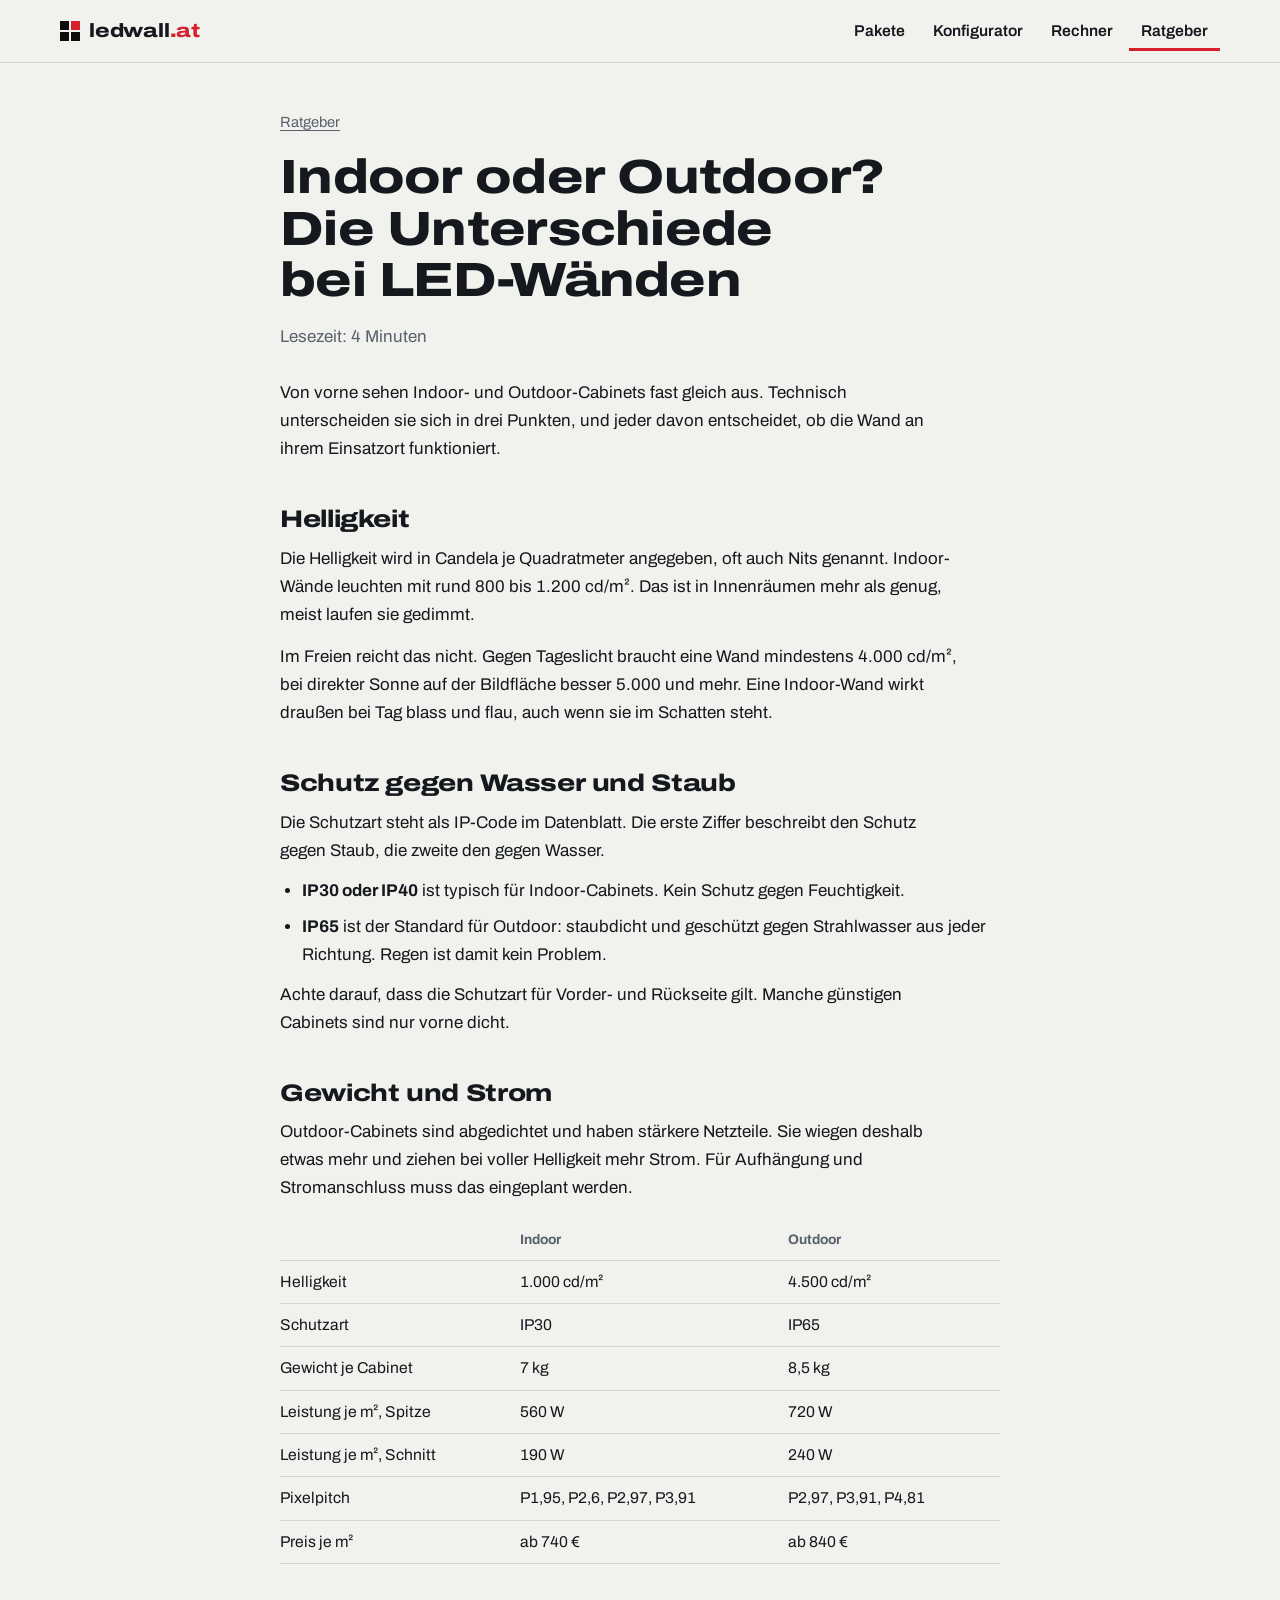
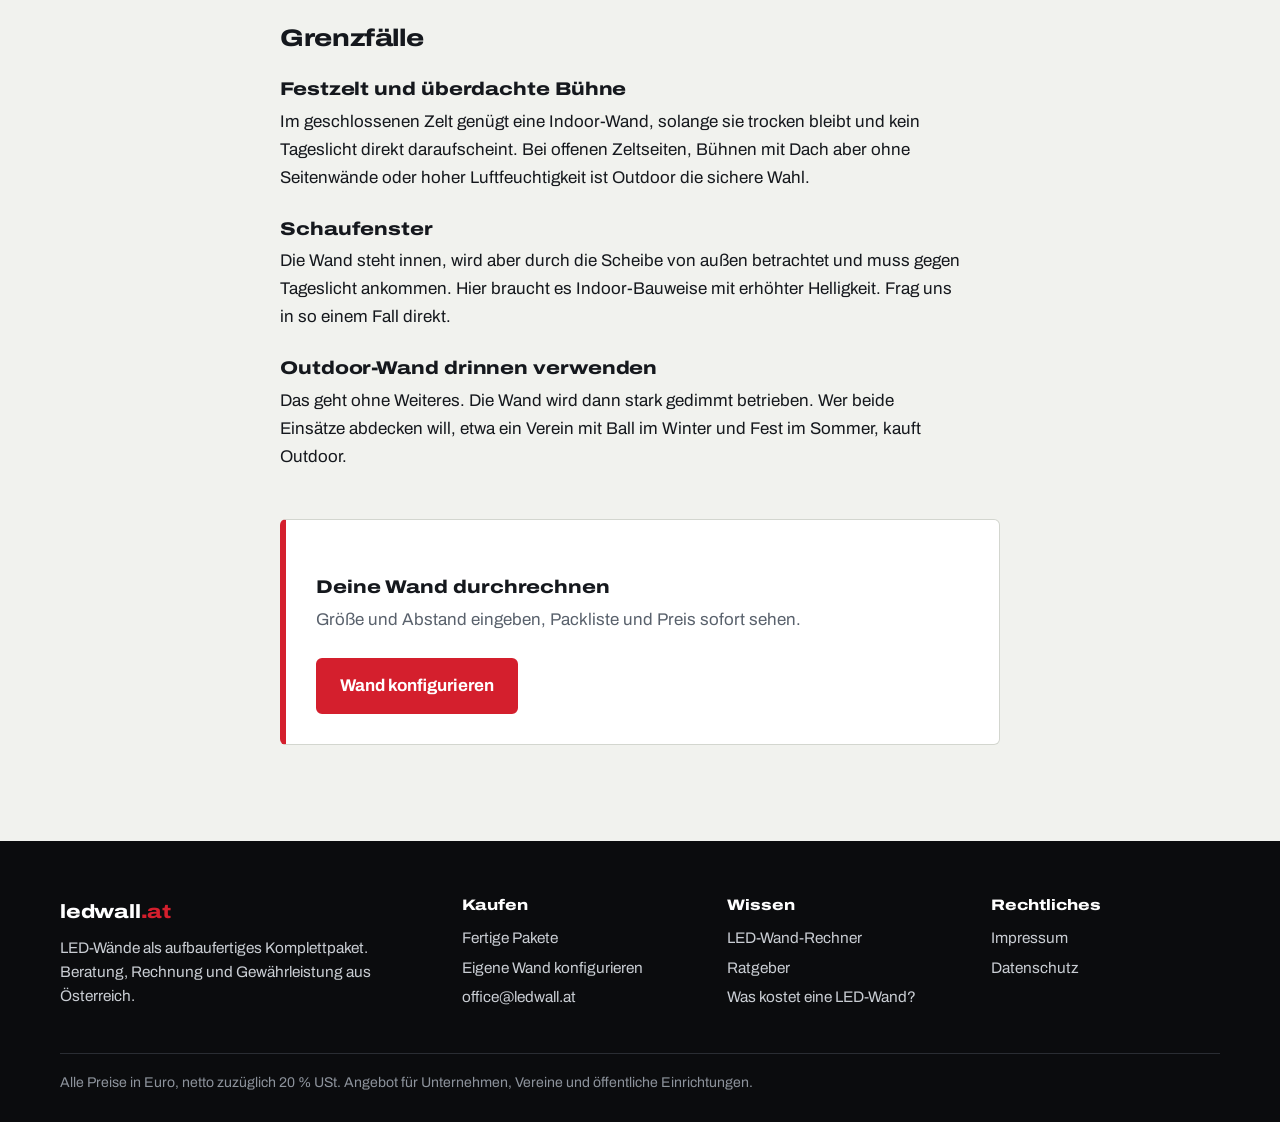
<file: ratgeber/indoor-outdoor.html>
<!DOCTYPE html>
<html lang="de-AT">
<head>
<meta charset="UTF-8">
<meta name="viewport" content="width=device-width, initial-scale=1">
<title>LED-Wand Indoor oder Outdoor: die Unterschiede | ledwall.at</title>
<meta name="description" content="Unterschiede zwischen Indoor- und Outdoor-LED-Wänden: Helligkeit in cd/m², IP-Schutzart, Gewicht, Stromverbrauch und was im Festzelt gilt.">
<link rel="canonical" href="https://ledwall.at/ratgeber/indoor-outdoor.html">
<meta property="og:type" content="article">
<meta property="og:site_name" content="ledwall.at">
<meta property="og:locale" content="de_AT">
<meta property="og:title" content="LED-Wand Indoor oder Outdoor: die Unterschiede">
<meta property="og:description" content="Unterschiede zwischen Indoor- und Outdoor-LED-Wänden: Helligkeit in cd/m², IP-Schutzart, Gewicht, Stromverbrauch und was im Festzelt gilt.">
<meta property="og:url" content="https://ledwall.at/ratgeber/indoor-outdoor.html">
<meta property="og:image" content="https://ledwall.at/assets/og-image.png">
<meta property="og:image:width" content="1200">
<meta property="og:image:height" content="630">
<meta name="twitter:card" content="summary_large_image">
<link rel="icon" href="../favicon.svg" type="image/svg+xml">
<meta name="theme-color" content="#0b0c0e">
<link rel="preload" href="../assets/fonts/archivo-latin.woff2" as="font" type="font/woff2" crossorigin>
<script type="application/ld+json">{"@context": "https://schema.org", "@graph": [{"@type": "Article", "headline": "Indoor oder Outdoor? Die Unterschiede bei LED-Wänden", "description": "Unterschiede zwischen Indoor- und Outdoor-LED-Wänden: Helligkeit in cd/m², IP-Schutzart, Gewicht, Stromverbrauch und was im Festzelt gilt.", "inLanguage": "de-AT", "datePublished": "2026-11-15", "dateModified": "2026-11-15", "mainEntityOfPage": "https://ledwall.at/ratgeber/indoor-outdoor.html", "image": "https://ledwall.at/assets/og-image.png", "author": {"@type": "Organization", "@id": "https://ledwall.at/#organisation", "name": "ledwall.at", "url": "https://ledwall.at/"}, "publisher": {"@type": "Organization", "@id": "https://ledwall.at/#organisation", "name": "ledwall.at", "url": "https://ledwall.at/"}}, {"@type": "BreadcrumbList", "itemListElement": [{"@type": "ListItem", "position": 1, "name": "Startseite", "item": "https://ledwall.at/"}, {"@type": "ListItem", "position": 2, "name": "Ratgeber", "item": "https://ledwall.at/ratgeber/"}, {"@type": "ListItem", "position": 3, "name": "Indoor oder Outdoor? Die Unterschiede bei LED-Wänden"}]}]}</script>
<link rel="stylesheet" href="../css/site.css">
</head>
<body>
<main id="inhalt">
<article class="article">
  <a class="crumb" href="index.html">Ratgeber</a>
  <h1>Indoor oder Outdoor? Die Unterschiede bei LED-Wänden</h1>
  <p class="muted" style="margin-bottom:28px">Lesezeit: 4 Minuten</p>
<p>Von vorne sehen Indoor- und Outdoor-Cabinets fast gleich aus. Technisch unterscheiden sie sich in drei Punkten, und jeder davon entscheidet, ob die Wand an ihrem Einsatzort funktioniert.</p>

<h2>Helligkeit</h2>
<p>Die Helligkeit wird in Candela je Quadratmeter angegeben, oft auch Nits genannt. Indoor-Wände leuchten mit rund 800 bis 1.200 cd/m². Das ist in Innenräumen mehr als genug, meist laufen sie gedimmt.</p>
<p>Im Freien reicht das nicht. Gegen Tageslicht braucht eine Wand mindestens 4.000 cd/m², bei direkter Sonne auf der Bildfläche besser 5.000 und mehr. Eine Indoor-Wand wirkt draußen bei Tag blass und flau, auch wenn sie im Schatten steht.</p>

<h2>Schutz gegen Wasser und Staub</h2>
<p>Die Schutzart steht als IP-Code im Datenblatt. Die erste Ziffer beschreibt den Schutz gegen Staub, die zweite den gegen Wasser.</p>
<ul>
<li><b>IP30 oder IP40</b> ist typisch für Indoor-Cabinets. Kein Schutz gegen Feuchtigkeit.</li>
<li><b>IP65</b> ist der Standard für Outdoor: staubdicht und geschützt gegen Strahlwasser aus jeder Richtung. Regen ist damit kein Problem.</li>
</ul>
<p>Achte darauf, dass die Schutzart für Vorder- und Rückseite gilt. Manche günstigen Cabinets sind nur vorne dicht.</p>

<h2>Gewicht und Strom</h2>
<p>Outdoor-Cabinets sind abgedichtet und haben stärkere Netzteile. Sie wiegen deshalb etwas mehr und ziehen bei voller Helligkeit mehr Strom. Für Aufhängung und Stromanschluss muss das eingeplant werden.</p>

<div class="table-scroll"><table>
<thead><tr><th></th><th>Indoor</th><th>Outdoor</th></tr></thead>
<tbody data-series-rows></tbody></table></div>

<h2>Grenzfälle</h2>
<h3>Festzelt und überdachte Bühne</h3>
<p>Im geschlossenen Zelt genügt eine Indoor-Wand, solange sie trocken bleibt und kein Tageslicht direkt daraufscheint. Bei offenen Zeltseiten, Bühnen mit Dach aber ohne Seitenwände oder hoher Luftfeuchtigkeit ist Outdoor die sichere Wahl.</p>
<h3>Schaufenster</h3>
<p>Die Wand steht innen, wird aber durch die Scheibe von außen betrachtet und muss gegen Tageslicht ankommen. Hier braucht es Indoor-Bauweise mit erhöhter Helligkeit. Frag uns in so einem Fall direkt.</p>
<h3>Outdoor-Wand drinnen verwenden</h3>
<p>Das geht ohne Weiteres. Die Wand wird dann stark gedimmt betrieben. Wer beide Einsätze abdecken will, etwa ein Verein mit Ball im Winter und Fest im Sommer, kauft Outdoor.</p>

  <div class="cta-band">
    <div><h3>Deine Wand durchrechnen</h3><p class="muted" style="margin-top:4px">Größe und Abstand eingeben, Packliste und Preis sofort sehen.</p></div>
    <a class="btn btn-main" href="../konfigurator.html">Wand konfigurieren</a>
  </div>
</article>
</main>
<script src="../js/data.js"></script>
<script src="../js/calc.js"></script>
<script src="../js/site.js" data-base="../"></script>
<script src="../js/ratgeber.js"></script>
</body>
</html>
</file>
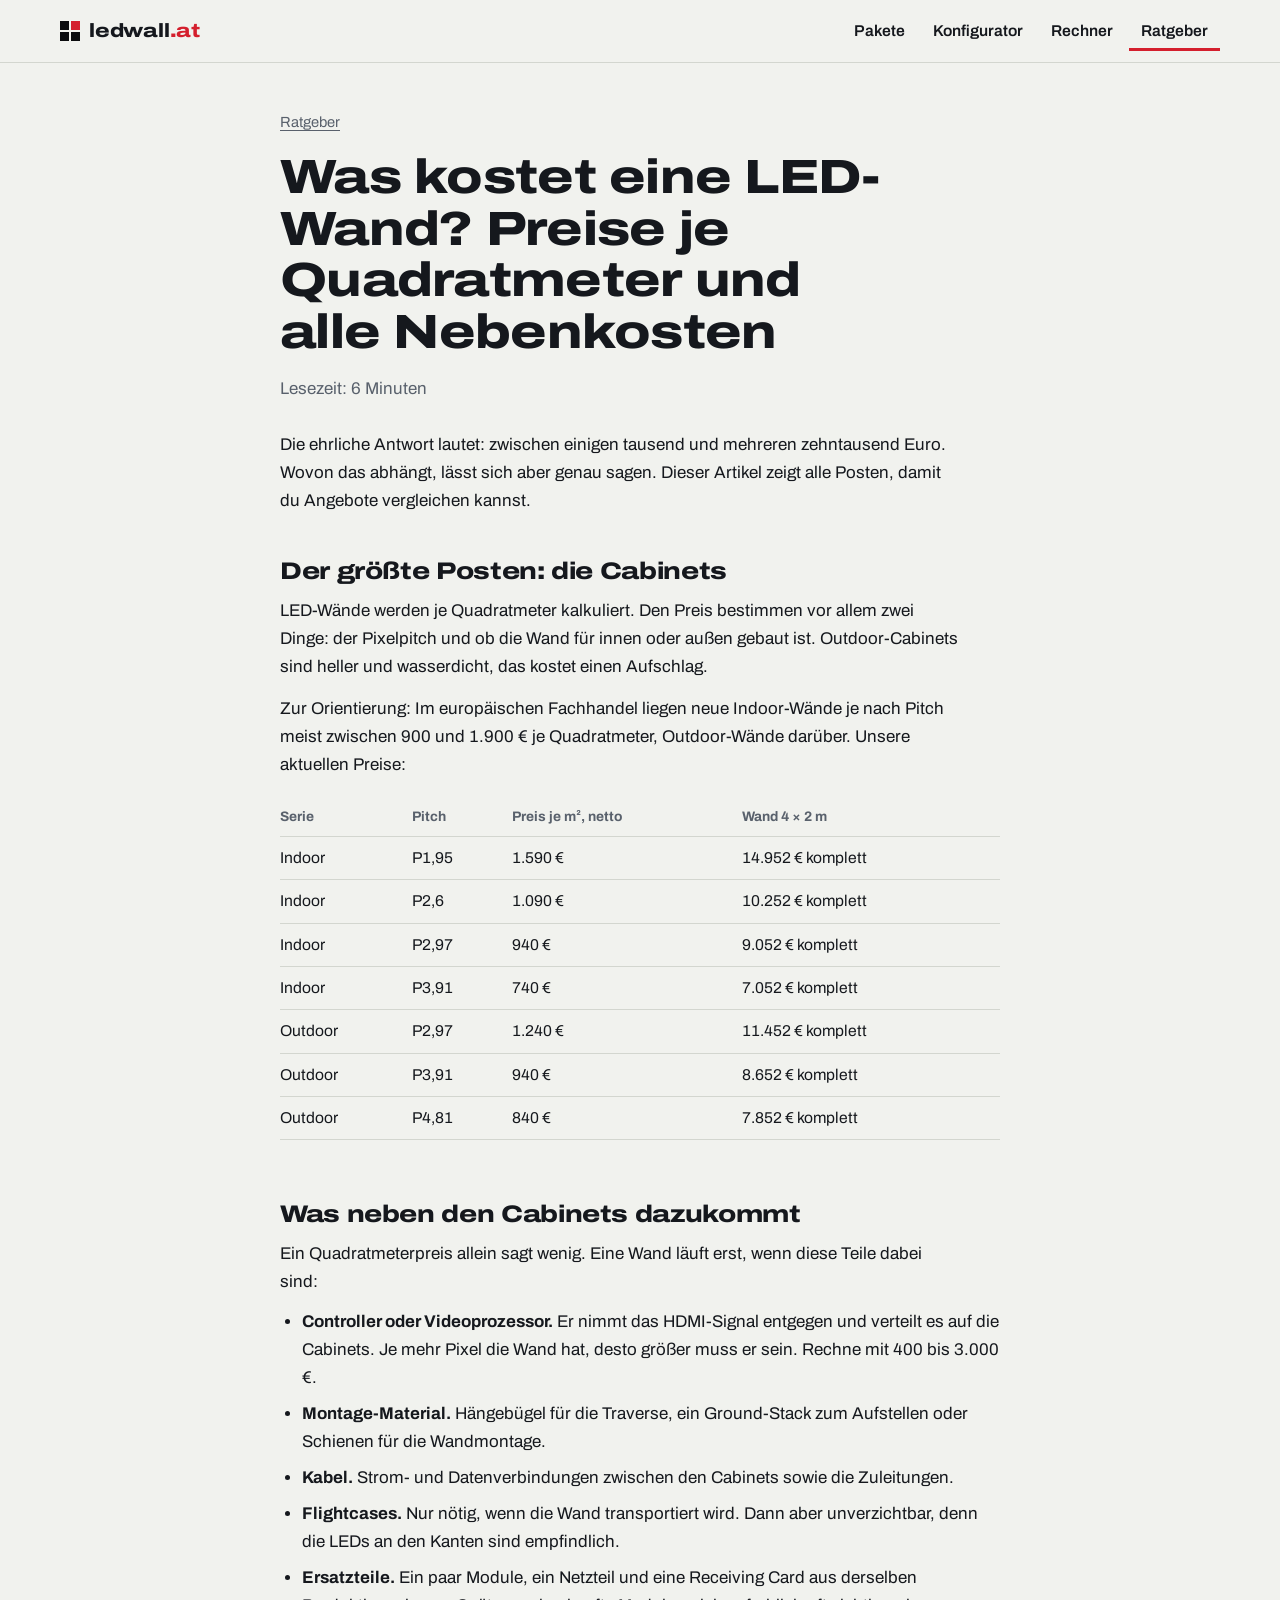
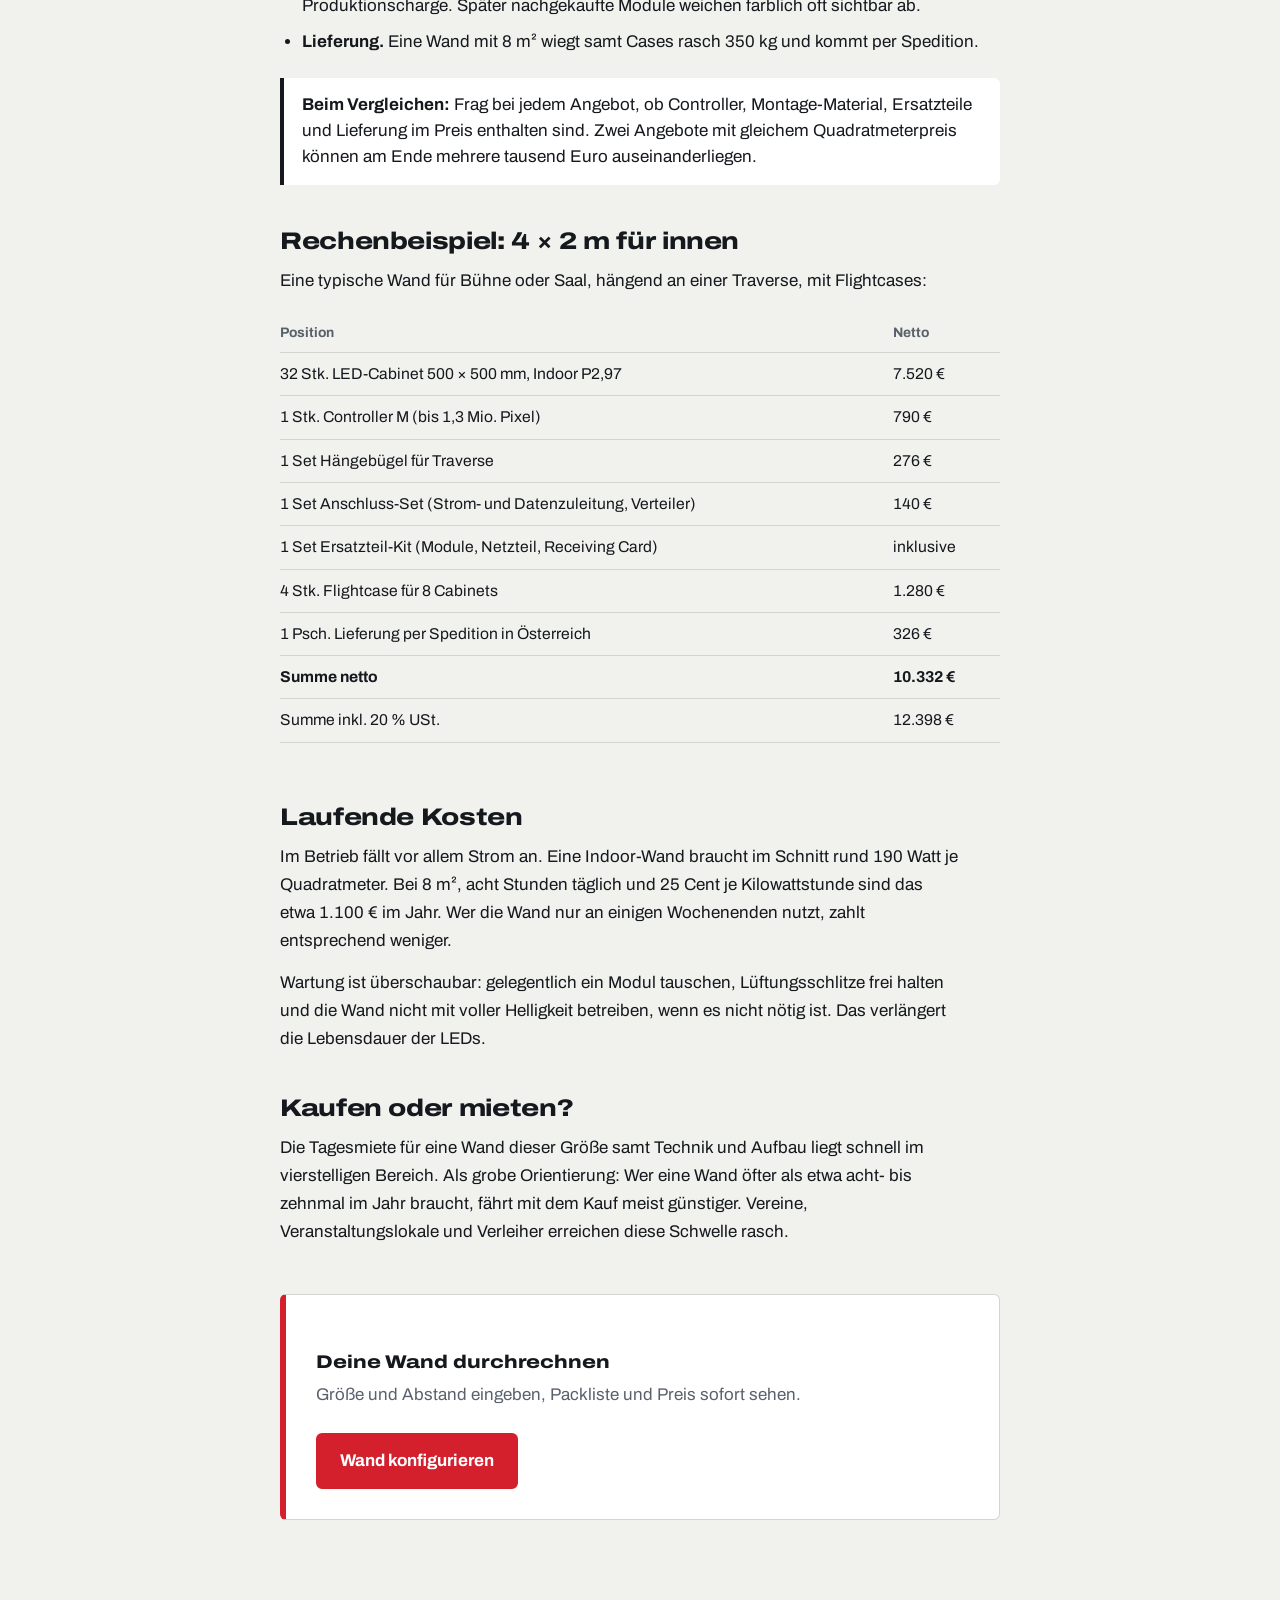
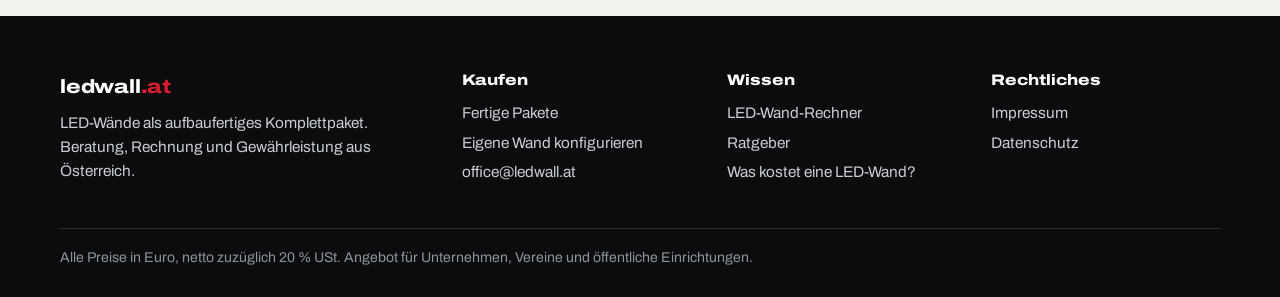
<file: ratgeber/led-wand-kosten.html>
<!DOCTYPE html>
<html lang="de-AT">
<head>
<meta charset="UTF-8">
<meta name="viewport" content="width=device-width, initial-scale=1">
<title>Was kostet eine LED-Wand? Preise je m² im Überblick | ledwall.at</title>
<meta name="description" content="LED-Wand-Preise im Überblick: Kosten je Quadratmeter nach Pixelpitch, Controller, Montage, Flightcases und laufende Stromkosten. Mit Rechenbeispiel.">
<link rel="canonical" href="https://ledwall.at/ratgeber/led-wand-kosten.html">
<meta property="og:type" content="article">
<meta property="og:site_name" content="ledwall.at">
<meta property="og:locale" content="de_AT">
<meta property="og:title" content="Was kostet eine LED-Wand? Preise je m² im Überblick">
<meta property="og:description" content="LED-Wand-Preise im Überblick: Kosten je Quadratmeter nach Pixelpitch, Controller, Montage, Flightcases und laufende Stromkosten. Mit Rechenbeispiel.">
<meta property="og:url" content="https://ledwall.at/ratgeber/led-wand-kosten.html">
<meta property="og:image" content="https://ledwall.at/assets/og-image.png">
<meta property="og:image:width" content="1200">
<meta property="og:image:height" content="630">
<meta name="twitter:card" content="summary_large_image">
<link rel="icon" href="../favicon.svg" type="image/svg+xml">
<meta name="theme-color" content="#0b0c0e">
<link rel="preload" href="../assets/fonts/archivo-latin.woff2" as="font" type="font/woff2" crossorigin>
<script type="application/ld+json">{"@context": "https://schema.org", "@graph": [{"@type": "Article", "headline": "Was kostet eine LED-Wand? Preise je Quadratmeter und alle Nebenkosten", "description": "LED-Wand-Preise im Überblick: Kosten je Quadratmeter nach Pixelpitch, Controller, Montage, Flightcases und laufende Stromkosten. Mit Rechenbeispiel.", "inLanguage": "de-AT", "datePublished": "2026-11-15", "dateModified": "2026-11-15", "mainEntityOfPage": "https://ledwall.at/ratgeber/led-wand-kosten.html", "image": "https://ledwall.at/assets/og-image.png", "author": {"@type": "Organization", "@id": "https://ledwall.at/#organisation", "name": "ledwall.at", "url": "https://ledwall.at/"}, "publisher": {"@type": "Organization", "@id": "https://ledwall.at/#organisation", "name": "ledwall.at", "url": "https://ledwall.at/"}}, {"@type": "BreadcrumbList", "itemListElement": [{"@type": "ListItem", "position": 1, "name": "Startseite", "item": "https://ledwall.at/"}, {"@type": "ListItem", "position": 2, "name": "Ratgeber", "item": "https://ledwall.at/ratgeber/"}, {"@type": "ListItem", "position": 3, "name": "Was kostet eine LED-Wand? Preise je Quadratmeter und alle Nebenkosten"}]}]}</script>
<link rel="stylesheet" href="../css/site.css">
</head>
<body>
<main id="inhalt">
<article class="article">
  <a class="crumb" href="index.html">Ratgeber</a>
  <h1>Was kostet eine LED-Wand? Preise je Quadratmeter und alle Nebenkosten</h1>
  <p class="muted" style="margin-bottom:28px">Lesezeit: 6 Minuten</p>
<p>Die ehrliche Antwort lautet: zwischen einigen tausend und mehreren zehntausend Euro. Wovon das abhängt, lässt sich aber genau sagen. Dieser Artikel zeigt alle Posten, damit du Angebote vergleichen kannst.</p>

<h2>Der größte Posten: die Cabinets</h2>
<p>LED-Wände werden je Quadratmeter kalkuliert. Den Preis bestimmen vor allem zwei Dinge: der Pixelpitch und ob die Wand für innen oder außen gebaut ist. Outdoor-Cabinets sind heller und wasserdicht, das kostet einen Aufschlag.</p>
<p>Zur Orientierung: Im europäischen Fachhandel liegen neue Indoor-Wände je nach Pitch meist zwischen 900 und 1.900 € je Quadratmeter, Outdoor-Wände darüber. Unsere aktuellen Preise:</p>
<div class="table-scroll"><table>
<thead><tr><th>Serie</th><th>Pitch</th><th>Preis je m², netto</th><th>Wand 4 × 2 m</th></tr></thead>
<tbody data-price-rows></tbody></table></div>

<h2>Was neben den Cabinets dazukommt</h2>
<p>Ein Quadratmeterpreis allein sagt wenig. Eine Wand läuft erst, wenn diese Teile dabei sind:</p>
<ul>
<li><b>Controller oder Videoprozessor.</b> Er nimmt das HDMI-Signal entgegen und verteilt es auf die Cabinets. Je mehr Pixel die Wand hat, desto größer muss er sein. Rechne mit 400 bis 3.000 €.</li>
<li><b>Montage-Material.</b> Hängebügel für die Traverse, ein Ground-Stack zum Aufstellen oder Schienen für die Wandmontage.</li>
<li><b>Kabel.</b> Strom- und Datenverbindungen zwischen den Cabinets sowie die Zuleitungen.</li>
<li><b>Flightcases.</b> Nur nötig, wenn die Wand transportiert wird. Dann aber unverzichtbar, denn die LEDs an den Kanten sind empfindlich.</li>
<li><b>Ersatzteile.</b> Ein paar Module, ein Netzteil und eine Receiving Card aus derselben Produktionscharge. Später nachgekaufte Module weichen farblich oft sichtbar ab.</li>
<li><b>Lieferung.</b> Eine Wand mit 8 m² wiegt samt Cases rasch 350 kg und kommt per Spedition.</li>
</ul>

<div class="note"><b>Beim Vergleichen:</b> Frag bei jedem Angebot, ob Controller, Montage-Material, Ersatzteile und Lieferung im Preis enthalten sind. Zwei Angebote mit gleichem Quadratmeterpreis können am Ende mehrere tausend Euro auseinanderliegen.</div>

<h2>Rechenbeispiel: 4 × 2 m für innen</h2>
<p>Eine typische Wand für Bühne oder Saal, hängend an einer Traverse, mit Flightcases:</p>
<div class="table-scroll"><table>
<thead><tr><th>Position</th><th>Netto</th></tr></thead>
<tbody data-example-rows></tbody></table></div>

<h2>Laufende Kosten</h2>
<p>Im Betrieb fällt vor allem Strom an. Eine Indoor-Wand braucht im Schnitt rund 190 Watt je Quadratmeter. Bei 8 m², acht Stunden täglich und 25 Cent je Kilowattstunde sind das etwa 1.100 € im Jahr. Wer die Wand nur an einigen Wochenenden nutzt, zahlt entsprechend weniger.</p>
<p>Wartung ist überschaubar: gelegentlich ein Modul tauschen, Lüftungsschlitze frei halten und die Wand nicht mit voller Helligkeit betreiben, wenn es nicht nötig ist. Das verlängert die Lebensdauer der LEDs.</p>

<h2>Kaufen oder mieten?</h2>
<p>Die Tagesmiete für eine Wand dieser Größe samt Technik und Aufbau liegt schnell im vierstelligen Bereich. Als grobe Orientierung: Wer eine Wand öfter als etwa acht- bis zehnmal im Jahr braucht, fährt mit dem Kauf meist günstiger. Vereine, Veranstaltungslokale und Verleiher erreichen diese Schwelle rasch.</p>

  <div class="cta-band">
    <div><h3>Deine Wand durchrechnen</h3><p class="muted" style="margin-top:4px">Größe und Abstand eingeben, Packliste und Preis sofort sehen.</p></div>
    <a class="btn btn-main" href="../konfigurator.html">Wand konfigurieren</a>
  </div>
</article>
</main>
<script src="../js/data.js"></script>
<script src="../js/calc.js"></script>
<script src="../js/site.js" data-base="../"></script>
<script src="../js/ratgeber.js"></script>
</body>
</html>
</file>
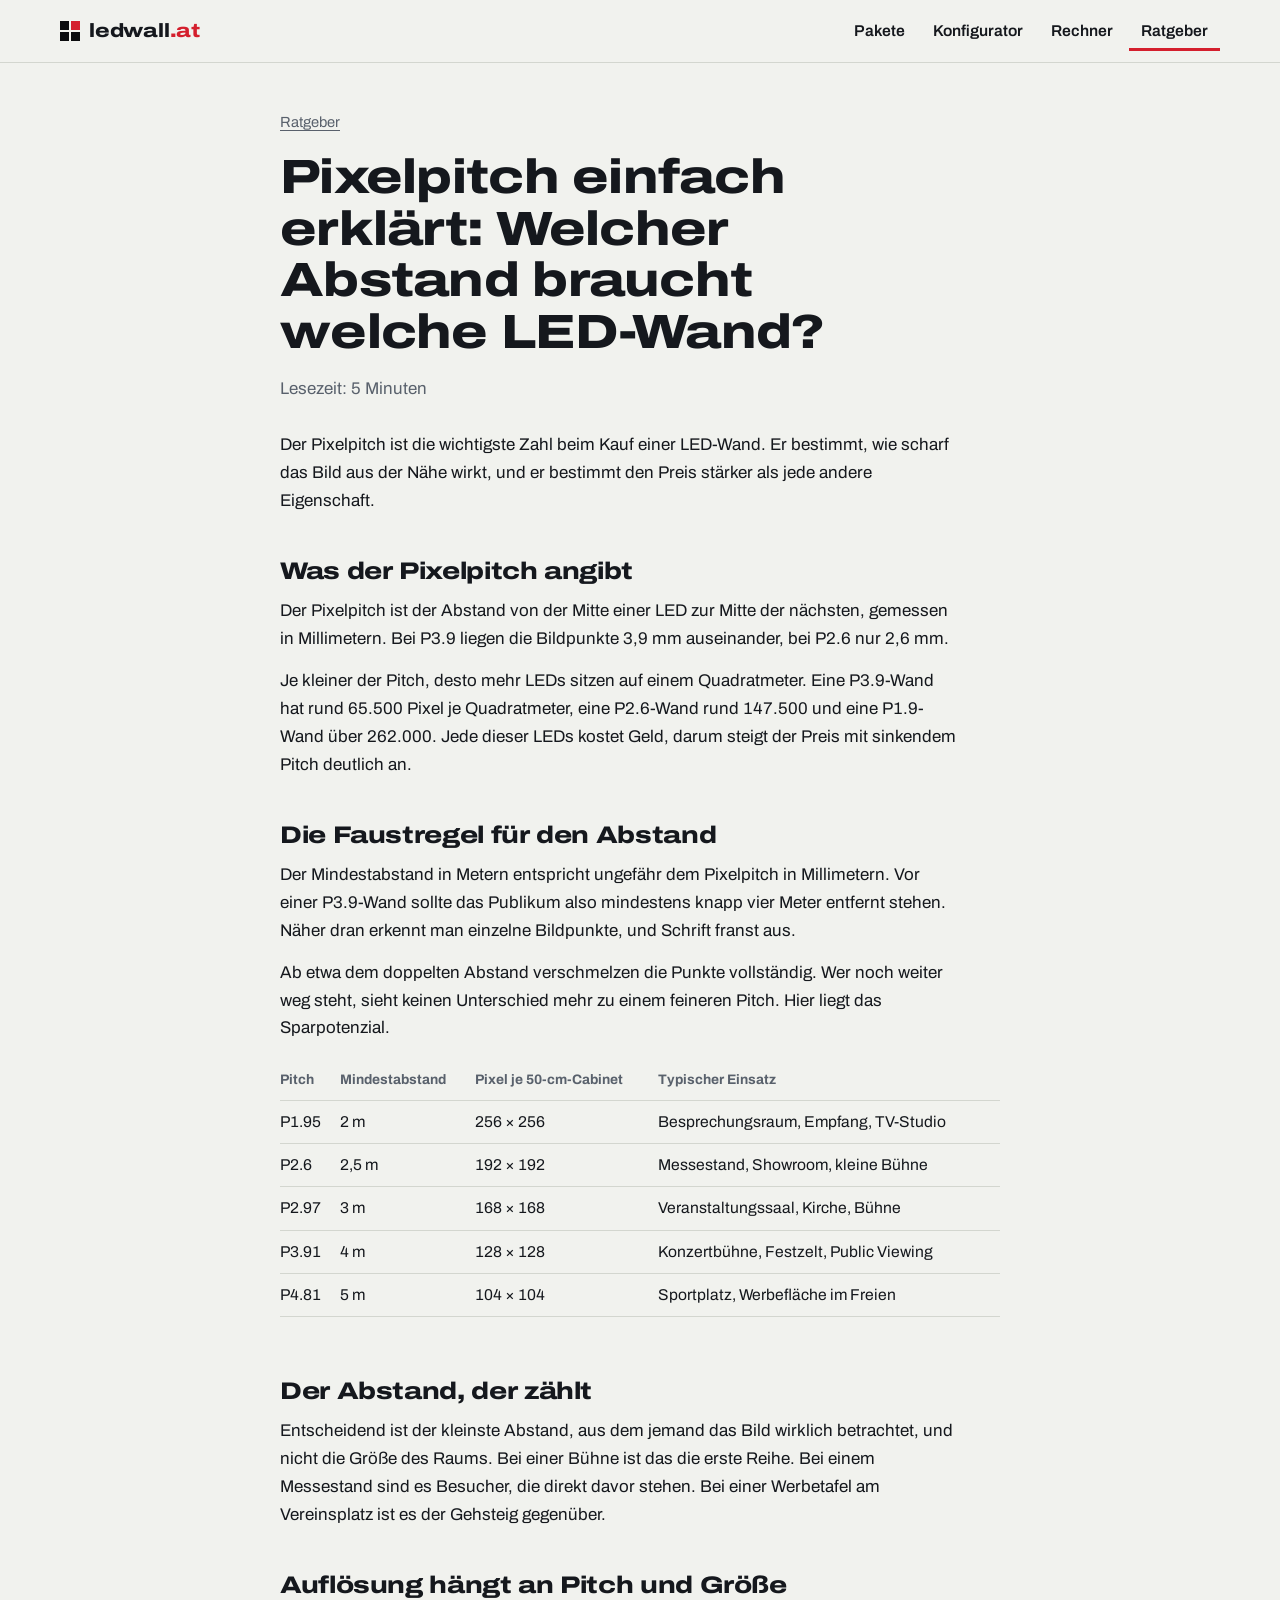
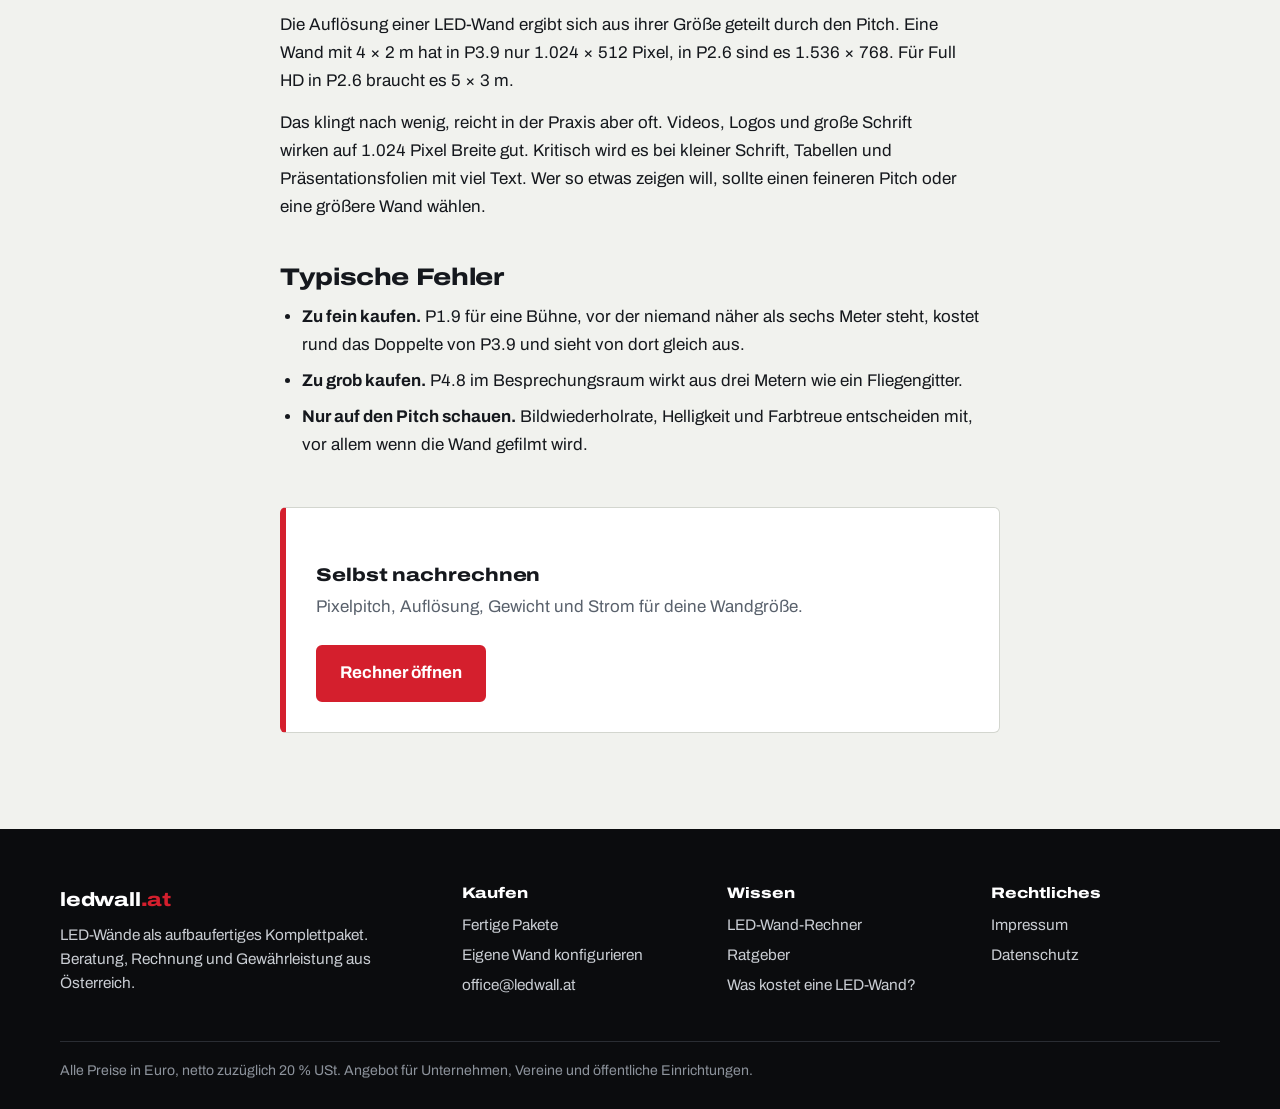
<file: ratgeber/pixelpitch.html>
<!DOCTYPE html>
<html lang="de-AT">
<head>
<meta charset="UTF-8">
<meta name="viewport" content="width=device-width, initial-scale=1">
<title>Pixelpitch bei LED-Wänden einfach erklärt | ledwall.at</title>
<meta name="description" content="Pixelpitch bei LED-Wänden verständlich erklärt: Faustregel für den Betrachtungsabstand, Tabelle von P1.9 bis P4.8 und typische Fehler beim Kauf.">
<link rel="canonical" href="https://ledwall.at/ratgeber/pixelpitch.html">
<meta property="og:type" content="article">
<meta property="og:site_name" content="ledwall.at">
<meta property="og:locale" content="de_AT">
<meta property="og:title" content="Pixelpitch bei LED-Wänden einfach erklärt">
<meta property="og:description" content="Pixelpitch bei LED-Wänden verständlich erklärt: Faustregel für den Betrachtungsabstand, Tabelle von P1.9 bis P4.8 und typische Fehler beim Kauf.">
<meta property="og:url" content="https://ledwall.at/ratgeber/pixelpitch.html">
<meta property="og:image" content="https://ledwall.at/assets/og-image.png">
<meta property="og:image:width" content="1200">
<meta property="og:image:height" content="630">
<meta name="twitter:card" content="summary_large_image">
<link rel="icon" href="../favicon.svg" type="image/svg+xml">
<meta name="theme-color" content="#0b0c0e">
<link rel="preload" href="../assets/fonts/archivo-latin.woff2" as="font" type="font/woff2" crossorigin>
<script type="application/ld+json">{"@context": "https://schema.org", "@graph": [{"@type": "Article", "headline": "Pixelpitch einfach erklärt: Welcher Abstand braucht welche LED-Wand?", "description": "Pixelpitch bei LED-Wänden verständlich erklärt: Faustregel für den Betrachtungsabstand, Tabelle von P1.9 bis P4.8 und typische Fehler beim Kauf.", "inLanguage": "de-AT", "datePublished": "2026-11-15", "dateModified": "2026-11-15", "mainEntityOfPage": "https://ledwall.at/ratgeber/pixelpitch.html", "image": "https://ledwall.at/assets/og-image.png", "author": {"@type": "Organization", "@id": "https://ledwall.at/#organisation", "name": "ledwall.at", "url": "https://ledwall.at/"}, "publisher": {"@type": "Organization", "@id": "https://ledwall.at/#organisation", "name": "ledwall.at", "url": "https://ledwall.at/"}}, {"@type": "BreadcrumbList", "itemListElement": [{"@type": "ListItem", "position": 1, "name": "Startseite", "item": "https://ledwall.at/"}, {"@type": "ListItem", "position": 2, "name": "Ratgeber", "item": "https://ledwall.at/ratgeber/"}, {"@type": "ListItem", "position": 3, "name": "Pixelpitch einfach erklärt: Welcher Abstand braucht welche LED-Wand?"}]}]}</script>
<link rel="stylesheet" href="../css/site.css">
</head>
<body>
<main id="inhalt">
<article class="article">
  <a class="crumb" href="index.html">Ratgeber</a>
  <h1>Pixelpitch einfach erklärt: Welcher Abstand braucht welche LED-Wand?</h1>
  <p class="muted" style="margin-bottom:28px">Lesezeit: 5 Minuten</p>
<p>Der Pixelpitch ist die wichtigste Zahl beim Kauf einer LED-Wand. Er bestimmt, wie scharf das Bild aus der Nähe wirkt, und er bestimmt den Preis stärker als jede andere Eigenschaft.</p>

<h2>Was der Pixelpitch angibt</h2>
<p>Der Pixelpitch ist der Abstand von der Mitte einer LED zur Mitte der nächsten, gemessen in Millimetern. Bei P3.9 liegen die Bildpunkte 3,9 mm auseinander, bei P2.6 nur 2,6 mm.</p>
<p>Je kleiner der Pitch, desto mehr LEDs sitzen auf einem Quadratmeter. Eine P3.9-Wand hat rund 65.500 Pixel je Quadratmeter, eine P2.6-Wand rund 147.500 und eine P1.9-Wand über 262.000. Jede dieser LEDs kostet Geld, darum steigt der Preis mit sinkendem Pitch deutlich an.</p>

<h2>Die Faustregel für den Abstand</h2>
<p>Der Mindestabstand in Metern entspricht ungefähr dem Pixelpitch in Millimetern. Vor einer P3.9-Wand sollte das Publikum also mindestens knapp vier Meter entfernt stehen. Näher dran erkennt man einzelne Bildpunkte, und Schrift franst aus.</p>
<p>Ab etwa dem doppelten Abstand verschmelzen die Punkte vollständig. Wer noch weiter weg steht, sieht keinen Unterschied mehr zu einem feineren Pitch. Hier liegt das Sparpotenzial.</p>

<div class="table-scroll"><table>
<thead><tr><th>Pitch</th><th>Mindestabstand</th><th>Pixel je 50-cm-Cabinet</th><th>Typischer Einsatz</th></tr></thead>
<tbody>
<tr><td>P1.95</td><td>2 m</td><td>256 × 256</td><td>Besprechungsraum, Empfang, TV-Studio</td></tr>
<tr><td>P2.6</td><td>2,5 m</td><td>192 × 192</td><td>Messestand, Showroom, kleine Bühne</td></tr>
<tr><td>P2.97</td><td>3 m</td><td>168 × 168</td><td>Veranstaltungssaal, Kirche, Bühne</td></tr>
<tr><td>P3.91</td><td>4 m</td><td>128 × 128</td><td>Konzertbühne, Festzelt, Public Viewing</td></tr>
<tr><td>P4.81</td><td>5 m</td><td>104 × 104</td><td>Sportplatz, Werbefläche im Freien</td></tr>
</tbody></table></div>

<h2>Der Abstand, der zählt</h2>
<p>Entscheidend ist der kleinste Abstand, aus dem jemand das Bild wirklich betrachtet, und nicht die Größe des Raums. Bei einer Bühne ist das die erste Reihe. Bei einem Messestand sind es Besucher, die direkt davor stehen. Bei einer Werbetafel am Vereinsplatz ist es der Gehsteig gegenüber.</p>

<h2>Auflösung hängt an Pitch und Größe</h2>
<p>Die Auflösung einer LED-Wand ergibt sich aus ihrer Größe geteilt durch den Pitch. Eine Wand mit 4 × 2 m hat in P3.9 nur 1.024 × 512 Pixel, in P2.6 sind es 1.536 × 768. Für Full HD in P2.6 braucht es 5 × 3 m.</p>
<p>Das klingt nach wenig, reicht in der Praxis aber oft. Videos, Logos und große Schrift wirken auf 1.024 Pixel Breite gut. Kritisch wird es bei kleiner Schrift, Tabellen und Präsentationsfolien mit viel Text. Wer so etwas zeigen will, sollte einen feineren Pitch oder eine größere Wand wählen.</p>

<h2>Typische Fehler</h2>
<ul>
<li><b>Zu fein kaufen.</b> P1.9 für eine Bühne, vor der niemand näher als sechs Meter steht, kostet rund das Doppelte von P3.9 und sieht von dort gleich aus.</li>
<li><b>Zu grob kaufen.</b> P4.8 im Besprechungsraum wirkt aus drei Metern wie ein Fliegengitter.</li>
<li><b>Nur auf den Pitch schauen.</b> Bildwiederholrate, Helligkeit und Farbtreue entscheiden mit, vor allem wenn die Wand gefilmt wird.</li>
</ul>

  <div class="cta-band">
    <div><h3>Selbst nachrechnen</h3><p class="muted" style="margin-top:4px">Pixelpitch, Auflösung, Gewicht und Strom für deine Wandgröße.</p></div>
    <a class="btn btn-main" href="../rechner.html">Rechner öffnen</a>
  </div>
</article>
</main>
<script src="../js/data.js"></script>
<script src="../js/calc.js"></script>
<script src="../js/site.js" data-base="../"></script>
<script src="../js/ratgeber.js"></script>
</body>
</html>
</file>
<file: css/site.css>
/* ledwall.at — gesamtes Styling.
   Aufbau: Tokens → Basis → Rahmen (Kopf/Fuß) → Bausteine → Seiten (Start, Pakete, Konfigurator, Rechner, Ratgeber) */

:root {
  --paper: #f1f2ee;      /* Seitenhintergrund, kühles Papier */
  --card: #ffffff;
  --ink: #15181d;        /* Text */
  --steel: #59616c;      /* Sekundärtext */
  --line: #d3d6cf;       /* Linien */
  --rot: #d41f2d;        /* Signalrot: Aktionen */
  --rot-dark: #a91420;
  --cab: #0b0c0e;        /* Cabinet-Schwarz: Bühne, Wand */
  --ok: #1d7a4a;
  --r: 6px;
  --wide: "wdth" 122;
  --max: 1160px;
}

@font-face {
  font-family: Archivo; font-style: normal; font-weight: 100 900; font-stretch: 62% 125%; font-display: swap;
  src: url(../assets/fonts/archivo-latin.woff2) format("woff2");
}

*, *::before, *::after { box-sizing: border-box; }
html { -webkit-text-size-adjust: 100%; scroll-behavior: smooth; }
body {
  margin: 0; background: var(--paper); color: var(--ink);
  font: 400 17px/1.55 Archivo, "Helvetica Neue", Arial, sans-serif;
  font-variant-numeric: tabular-nums;
}
img, canvas { display: block; max-width: 100%; }
a { color: inherit; text-decoration-thickness: 1px; text-underline-offset: 3px; }
h1, h2, h3 { font-variation-settings: var(--wide); font-weight: 800; line-height: 1.08; letter-spacing: -0.015em; margin: 0; text-wrap: balance; }
h1, h2, h3 { overflow-wrap: break-word; }
h1 { font-size: clamp(1.85rem, 5.4vw, 4rem); }
h2 { font-size: clamp(1.55rem, 3.2vw, 2.4rem); }
h3 { font-size: 1.15rem; letter-spacing: -0.005em; }
p { margin: 0; max-width: 68ch; }
:focus-visible { outline: 3px solid var(--rot); outline-offset: 2px; }
.wrap { width: min(var(--max), 100% - 40px); margin-inline: auto; }
.muted { color: var(--steel); }
.lead { font-size: 1.18rem; color: var(--steel); }
.skip { position: absolute; left: -999px; }
.skip:focus { left: 12px; top: 12px; background: var(--card); padding: 8px 12px; z-index: 10; }

/* — Kopfzeile — */
.site-head { border-bottom: 1px solid var(--line); background: var(--paper); position: sticky; top: 0; z-index: 5; }
.head-row { display: flex; align-items: center; justify-content: space-between; gap: 16px; min-height: 62px; flex-wrap: wrap; }
.logo { font-variation-settings: var(--wide); font-weight: 800; font-size: 1.2rem; text-decoration: none; display: inline-flex; align-items: center; gap: 9px; letter-spacing: -0.01em; }
.logo b { color: var(--rot); font-weight: 800; }
.logo-mark { display: grid; grid-template-columns: 9px 9px; gap: 2px; }
.logo-mark i { width: 9px; height: 9px; background: var(--cab); }
.logo-mark i:nth-child(2) { background: var(--rot); }
.site-head nav { display: flex; gap: 4px; flex-wrap: wrap; }
.site-head nav a { text-decoration: none; padding: 8px 12px; border-radius: var(--r); font-weight: 600; font-size: .98rem; }
.site-head nav a:hover { background: #e4e6e0; }
.site-head nav a[aria-current] { box-shadow: inset 0 -3px 0 var(--rot); border-radius: 0; }

/* — Fußzeile — */
.site-foot { background: var(--cab); color: #c9cdd3; margin-top: 96px; padding: 56px 0 28px; font-size: .96rem; }
.site-foot .logo { color: #fff; margin-bottom: 10px; }
.foot-grid { display: grid; grid-template-columns: 1.6fr 1fr 1fr 1fr; gap: 36px; }
.site-foot h2 { font-size: .95rem; color: #fff; margin-bottom: 10px; letter-spacing: 0; }
.site-foot a { display: block; text-decoration: none; padding: 3px 0; }
.site-foot a:hover { color: #fff; text-decoration: underline; }
.foot-note { margin-top: 40px; padding-top: 18px; border-top: 1px solid #2a2d33; color: #8d939c; font-size: .88rem; }

/* — Bausteine — */
.btn {
  display: inline-flex; align-items: center; justify-content: center; gap: 8px;
  font: inherit; font-weight: 700; text-decoration: none; cursor: pointer;
  padding: 13px 22px; border-radius: var(--r); border: 2px solid var(--ink); background: transparent; color: var(--ink);
}
.btn:hover { background: var(--ink); color: #fff; }
.btn-main { background: var(--rot); border-color: var(--rot); color: #fff; }
.btn-main:hover { background: var(--rot-dark); border-color: var(--rot-dark); }
.btn-row { display: flex; gap: 12px; flex-wrap: wrap; }
section { padding-top: 88px; }
.sec-head { display: grid; gap: 12px; margin-bottom: 32px; }
.tag { display: inline-block; font-size: .8rem; font-weight: 700; padding: 3px 9px; border-radius: 99px; border: 1px solid currentColor; }
.tag.indoor { color: #2b4f8c; }
.tag.outdoor { color: #a2500a; }

/* — Bühne mit Wand und Maßstabsfigur — */
.stage { background: var(--cab); color: #fff; }
.stage-inner { display: flex; align-items: flex-end; justify-content: center; gap: clamp(8px, 2vw, 22px); padding: 34px 0 0; }
.stage-wall { flex: 0 1 auto; min-width: 0; }
.stage-wall canvas { width: 100%; }
.stage-floor { height: 26px; background: linear-gradient(#1b1d21, var(--cab)); border-top: 1px solid #33363c; }
.stage-figure { flex: none; opacity: .9; }
.stage-caption { display: flex; justify-content: space-between; gap: 16px; flex-wrap: wrap; padding: 10px 0 14px; font-size: .88rem; color: #a3a9b2; }

/* — Startseite — */
.hero-text { display: grid; grid-template-columns: 1.25fr 1fr; gap: 40px; align-items: end; padding-top: 44px; }
.hero-text .lead { margin-bottom: 22px; }
.inbox { display: grid; grid-template-columns: repeat(3, 1fr); border-top: 2px solid var(--ink); margin-top: 8px; }
.inbox > div { padding: 22px 26px 6px 0; }
.inbox > div + div { padding-left: 26px; border-left: 1px solid var(--line); }
.inbox h3 { margin-bottom: 8px; }
.inbox p { color: var(--steel); }

.pk-grid { display: grid; grid-template-columns: repeat(3, 1fr); gap: 18px; }
.pk { background: var(--card); border: 1px solid var(--line); border-radius: var(--r); padding: 22px; display: flex; flex-direction: column; gap: 12px; }
.pk-top { display: flex; justify-content: space-between; align-items: baseline; gap: 10px; }
.pk-size { font-variation-settings: var(--wide); font-weight: 800; font-size: 1.9rem; letter-spacing: -0.02em; line-height: 1; }
.pk-thumb { display: grid; gap: 2px; background: var(--cab); padding: 2px; width: fit-content; max-width: 100%; }
.pk-thumb i { width: 18px; height: 18px; background: #2c3038; }
.pk.outdoor .pk-thumb i { background: #4a3320; }
.pk dl { margin: 0; display: grid; grid-template-columns: auto 1fr; gap: 3px 14px; font-size: .94rem; }
.pk dt { color: var(--steel); }
.pk dd { margin: 0; text-align: right; }
.pk-price { margin-top: auto; padding-top: 12px; border-top: 1px solid var(--line); display: flex; justify-content: space-between; align-items: end; gap: 10px; flex-wrap: wrap; }
.pk-price strong { font-variation-settings: var(--wide); font-size: 1.5rem; font-weight: 800; display: block; line-height: 1.1; }
.pk-price small { color: var(--steel); }
.pk-price a { font-weight: 700; }

.steps { counter-reset: s; display: grid; grid-template-columns: repeat(4, 1fr); gap: 24px; list-style: none; padding: 0; margin: 0; }
.steps li { counter-increment: s; border-top: 2px solid var(--ink); padding-top: 14px; }
.steps li::before { content: counter(s); font-variation-settings: var(--wide); font-weight: 800; font-size: 2rem; color: var(--rot); display: block; line-height: 1; margin-bottom: 10px; }
.steps p { color: var(--steel); margin-top: 6px; }

.compare { width: 100%; border-collapse: collapse; background: var(--card); border: 1px solid var(--line); border-radius: var(--r); }
.compare th, .compare td { text-align: left; padding: 13px 16px; border-bottom: 1px solid var(--line); vertical-align: top; }
.compare thead th { font-size: .95rem; }
.compare tbody th { font-weight: 600; width: 24%; }
.compare td:last-child { background: #fbf3f3; font-weight: 600; }
.compare tr:last-child > * { border-bottom: 0; }

.split { display: grid; grid-template-columns: 1fr 1fr; gap: 40px; align-items: start; }
.art-list { display: grid; gap: 0; border-top: 2px solid var(--ink); }
.art-list a { display: grid; grid-template-columns: 1fr auto; gap: 4px 20px; padding: 18px 0; border-bottom: 1px solid var(--line); text-decoration: none; }
.art-list a:hover h3 { text-decoration: underline; text-decoration-color: var(--rot); text-decoration-thickness: 2px; }
.art-list p { color: var(--steel); grid-column: 1; }
.art-list span { color: var(--steel); font-size: .9rem; white-space: nowrap; }

.cta-band { background: var(--card); border: 1px solid var(--line); border-left: 6px solid var(--rot); border-radius: var(--r); padding: 30px; display: flex; justify-content: space-between; align-items: center; gap: 24px; flex-wrap: wrap; }

/* — Seitenkopf Unterseiten — */
.page-head { padding: 52px 0 8px; display: grid; gap: 14px; }

/* — Formularelemente — */
.field { display: grid; gap: 6px; }
.field label, .legend { font-weight: 700; font-size: .98rem; }
.hint { color: var(--steel); font-size: .92rem; }
input[type=text], input[type=email], input[type=tel], input[type=number], textarea, select {
  font: inherit; color: inherit; width: 100%; padding: 11px 12px; background: var(--card);
  border: 1px solid #a9aea6; border-radius: var(--r);
}
textarea { min-height: 90px; resize: vertical; }
input[type=range] { width: 100%; accent-color: var(--rot); height: 28px; margin: 0; }
.range-row { display: grid; grid-template-columns: 1fr auto; gap: 4px 14px; align-items: center; }
.range-row output { font-variation-settings: var(--wide); font-weight: 800; font-size: 1.35rem; min-width: 5.2ch; text-align: right; }
.range-row label { grid-column: 1 / -1; }

.choice { display: grid; gap: 10px; grid-template-columns: repeat(auto-fit, minmax(150px, 1fr)); border: 0; padding: 0; margin: 0; }
.choice legend { padding: 0; margin-bottom: 8px; }
.choice label { position: relative; display: block; cursor: pointer; }
.choice input { position: absolute; opacity: 0; inset: 0; cursor: pointer; }
.choice span { display: block; height: 100%; padding: 13px 14px; background: var(--card); border: 1px solid #a9aea6; border-radius: var(--r); }
.choice span b { display: block; }
.choice span small { color: var(--steel); font-size: .88rem; display: block; line-height: 1.35; margin-top: 2px; }
.choice input:checked + span { border-color: var(--ink); box-shadow: inset 0 0 0 2px var(--ink); }
.choice input:focus-visible + span { outline: 3px solid var(--rot); outline-offset: 2px; }
.choice span em { font-style: normal; font-size: .78rem; font-weight: 700; color: var(--ok); display: block; margin-top: 4px; }
.check { display: flex; gap: 10px; align-items: flex-start; padding: 12px 14px; background: var(--card); border: 1px solid #a9aea6; border-radius: var(--r); cursor: pointer; }
.check input { width: 20px; height: 20px; margin: 3px 0 0; accent-color: var(--rot); flex: none; }
.check small { color: var(--steel); display: block; }
.warn { background: #fdf0d9; border: 1px solid #e2b55e; border-radius: var(--r); padding: 12px 14px; font-size: .95rem; }

/* — Konfigurator — */
.kf { display: grid; grid-template-columns: minmax(0, 1fr) minmax(0, 440px); gap: 40px; align-items: start; padding-top: 28px; }
.kf-form { display: grid; gap: 40px; }
.kf-block { display: grid; gap: 16px; border-top: 2px solid var(--ink); padding-top: 16px; }
.kf-block > h2 { font-size: 1.35rem; }
.kf-block > h2 span { color: var(--rot); margin-right: 8px; }
.kf-side { position: sticky; top: 78px; display: grid; gap: 14px; }
.preview { background: var(--cab); border-radius: var(--r); overflow: hidden; color: #fff; }
.preview .stage-inner { height: 250px; padding: 18px 14px 0; }
.preview .stage-caption { padding: 8px 14px 10px; }
.sum { background: var(--card); border: 1px solid var(--line); border-radius: var(--r); padding: 18px 20px; }
.sum-price { font-variation-settings: var(--wide); font-weight: 800; font-size: 2.3rem; line-height: 1.05; letter-spacing: -0.02em; }
.facts { display: grid; grid-template-columns: 1fr 1fr; gap: 0 18px; margin: 14px 0 0; font-size: .93rem; }
.facts div { display: flex; justify-content: space-between; gap: 8px; padding: 6px 0; border-top: 1px solid var(--line); }
.facts dt { color: var(--steel); }
.facts dd { margin: 0; font-weight: 600; text-align: right; }

.slip { background: var(--card); border: 1px solid var(--line); border-radius: var(--r); overflow: hidden; }
.slip-head { display: flex; justify-content: space-between; gap: 12px; flex-wrap: wrap; padding: 14px 18px; background: var(--ink); color: #fff; }
.slip-head b { font-variation-settings: var(--wide); }
.slip table { width: 100%; border-collapse: collapse; font-size: .96rem; }
.slip td, .slip th { padding: 11px 18px; border-bottom: 1px solid var(--line); text-align: left; vertical-align: top; }
.slip th { font-size: .82rem; color: var(--steel); font-weight: 600; }
.slip td:first-child { white-space: nowrap; font-weight: 700; width: 1%; }
.slip td:last-child, .slip th:last-child { text-align: right; white-space: nowrap; }
.slip td small { display: block; color: var(--steel); }
.slip tfoot td { border-bottom: 0; padding-top: 7px; padding-bottom: 7px; }
.slip tfoot tr:first-child td { padding-top: 14px; font-weight: 800; font-size: 1.1rem; }
.slip tfoot tr:last-child td { padding-bottom: 14px; }
.form-grid { display: grid; grid-template-columns: 1fr 1fr; gap: 14px; }
.form-grid .full { grid-column: 1 / -1; }
.mobile-bar { display: none; }

/* — Rechner — */
.calc { display: grid; grid-template-columns: minmax(0, 380px) minmax(0, 1fr); gap: 40px; align-items: start; padding-top: 28px; }
.calc-in { display: grid; gap: 20px; background: var(--card); border: 1px solid var(--line); border-radius: var(--r); padding: 22px; }
.res-grid { display: grid; grid-template-columns: repeat(3, 1fr); gap: 0; border-top: 2px solid var(--ink); }
.res { padding: 16px 16px 16px 0; border-bottom: 1px solid var(--line); }
.res b { display: block; font-variation-settings: var(--wide); font-weight: 800; font-size: 1.5rem; line-height: 1.15; }
.res span { color: var(--steel); font-size: .9rem; }
.res small { display: block; color: var(--steel); font-size: .86rem; margin-top: 2px; }
.pitch-table { width: 100%; border-collapse: collapse; margin-top: 12px; }
.pitch-table th, .pitch-table td { padding: 9px 12px 9px 0; border-bottom: 1px solid var(--line); text-align: left; }
.pitch-table th { font-size: .85rem; color: var(--steel); font-weight: 600; }
.pitch-table tr.best td { font-weight: 700; }
.pitch-table tr.best td:first-child::after { content: " ← empfohlen"; color: var(--ok); font-size: .85rem; }
.pitch-table tr.tooclose td { color: #9aa0a8; }

/* — Ratgeber-Artikel — */
.article { width: min(720px, 100% - 40px); margin-inline: auto; padding-top: 48px; }
.article .crumb { font-size: .92rem; color: var(--steel); margin-bottom: 18px; display: block; }
.article h1 { font-size: clamp(1.9rem, 4.4vw, 3rem); margin-bottom: 16px; }
.article h2 { font-size: 1.5rem; margin: 44px 0 12px; }
.article h3 { margin: 28px 0 8px; }
.article p, .article li { font-size: 1.06rem; line-height: 1.65; }
.article p + p { margin-top: 14px; }
.article ul, .article ol { padding-left: 22px; margin: 12px 0; display: grid; gap: 8px; }
.article table { width: 100%; border-collapse: collapse; margin: 18px 0; font-size: .98rem; }
.article th, .article td { text-align: left; padding: 9px 12px 9px 0; border-bottom: 1px solid var(--line); }
.article th { font-size: .86rem; color: var(--steel); }
.article .note { background: var(--card); border-left: 4px solid var(--ink); padding: 14px 18px; margin: 22px 0; border-radius: 0 var(--r) var(--r) 0; }
.article .cta-band { margin-top: 48px; }
.table-scroll { overflow-x: auto; }

/* — Responsiv — */
.hero-text > *, .split > *, .kf > *, .calc > *, .form-grid > * { min-width: 0; }
@media (max-width: 900px) {
  .hero-text, .split, .kf, .calc { grid-template-columns: 1fr; }
  .pk-grid { grid-template-columns: 1fr 1fr; }
  .steps { grid-template-columns: 1fr 1fr; }
  .foot-grid { grid-template-columns: 1fr 1fr; }
  .kf-side { position: static; order: -1; }
  .kf-side .sum { display: none; }
  .preview .stage-inner { height: 190px; }
  .mobile-bar { display: flex; position: sticky; bottom: 0; z-index: 4; background: var(--ink); color: #fff; padding: 10px 20px; justify-content: space-between; align-items: center; gap: 12px; margin-top: 32px; }
  .mobile-bar b { font-variation-settings: var(--wide); font-size: 1.25rem; display: block; line-height: 1.1; }
  .mobile-bar small { color: #b9bec6; }
  .mobile-bar .btn { padding: 9px 14px; }
}
@media (max-width: 620px) {
  body { font-size: 16px; }
  section { padding-top: 64px; }
  .pk-grid, .steps, .inbox, .res-grid, .form-grid { grid-template-columns: 1fr; }
  .res-grid { grid-template-columns: 1fr 1fr; }
  .inbox > div + div { padding-left: 0; border-left: 0; border-top: 1px solid var(--line); }
  .head-row { padding: 8px 0; }
  .site-head { position: static; }
  .site-head nav a { padding: 6px 9px; font-size: .93rem; }
  .compare th, .compare td, .slip td, .slip th { padding-left: 10px; padding-right: 10px; }
  .slip .unit { display: none; }
  .art-list a { grid-template-columns: 1fr; }
}
@media print {
  .site-head, .site-foot, .kf-form, .preview, .mobile-bar, .no-print { display: none !important; }
  .kf { display: block; }
}
#anfrage, #packliste { scroll-margin-top: 78px; }
</file>
